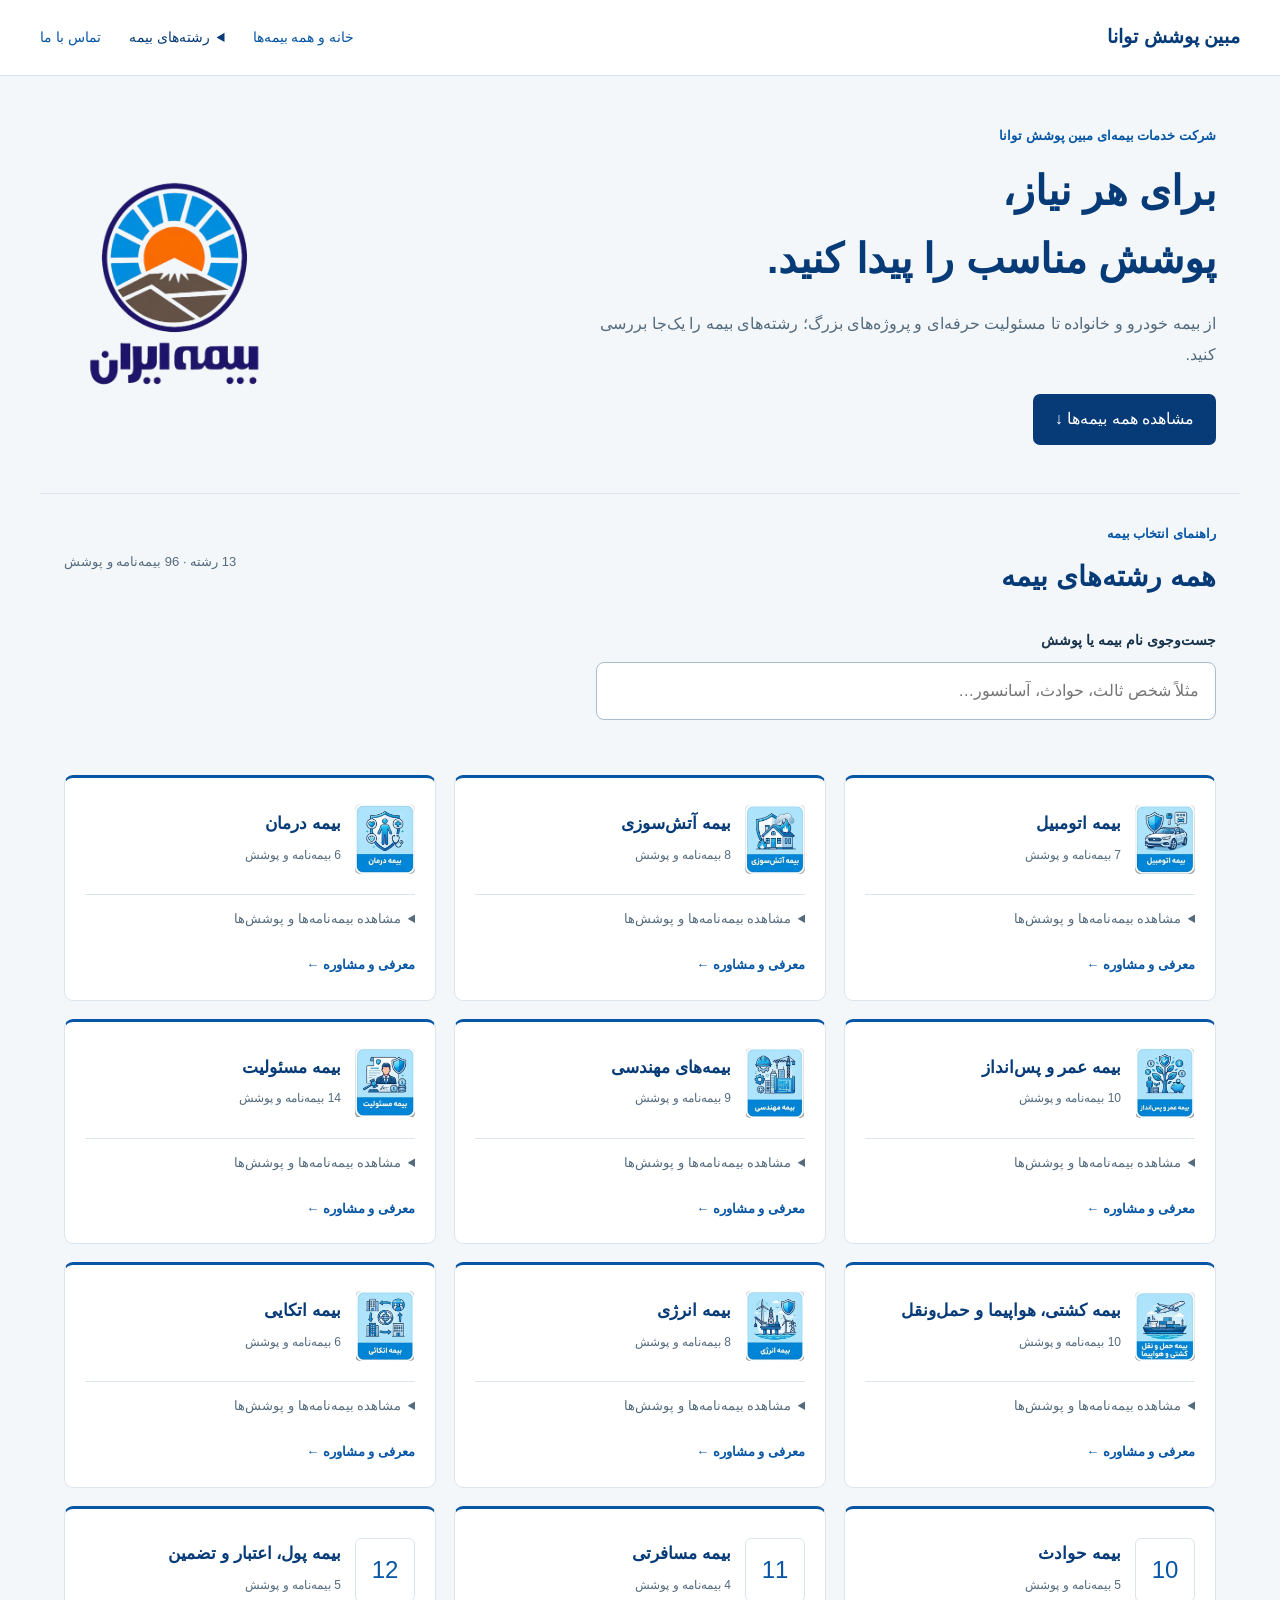
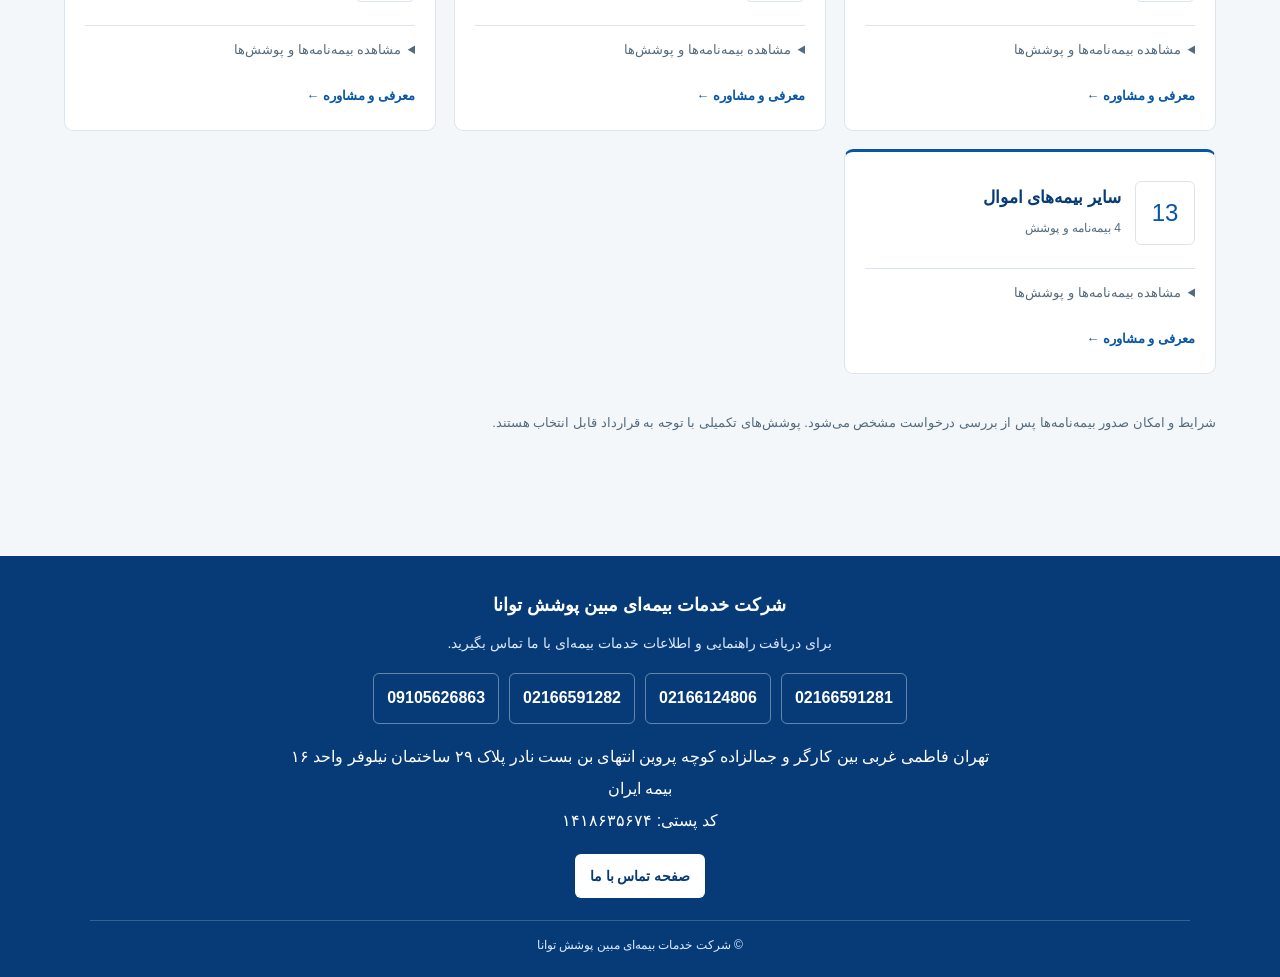
<file: index.html>
<!doctype html>
<html lang="fa" dir="rtl">
  <head>
    <meta charset="UTF-8" />
    <meta name="viewport" content="width=device-width, initial-scale=1.0" />
    <meta
      name="description"
      content="معرفی رشته‌های بیمه و پوشش‌های خودرو، درمان، عمر، حوادث، مسئولیت، مهندسی، باربری و انرژی در مبین پوشش توانا."
    />
    <title>همه رشته‌های بیمه | مبین پوشش توانا</title>
    <link rel="stylesheet" href="style.css" />
    <link rel="icon" type="image/png" href="images/logo.webp">
    <script src="site.js" defer></script>
  </head>
  <body>
    <a class="skip-link" href="#main">رفتن به محتوای اصلی</a>
    <nav class="navigation" aria-label="ناوبری اصلی">
      <a class="nav-brand" href="/">مبین پوشش توانا</a>
      <div class="nav-links">
        <a href="/">خانه و همه بیمه‌ها</a>
        <details class="insurance-menu">
          <summary>رشته‌های بیمه</summary>
          <div class="menu-panel">
            <a href="/meny%20bime/اتومبیل.html">بیمه اتومبیل</a
            ><a href="/meny%20bime/آتش سوزی.html">بیمه آتش‌سوزی</a
            ><a href="/meny%20bime/درمان.html">بیمه درمان</a
            ><a href="/meny%20bime/عمر و پس انداز.html">بیمه عمر و پس‌انداز</a
            ><a href="/meny%20bime/مهندسی.html">بیمه‌های مهندسی</a
            ><a href="/meny%20bime/مسئولیت.html">بیمه مسئولیت</a
            ><a href="/meny%20bime/کشتی ، هواپیما و حمل و نقل.html"
              >بیمه کشتی، هواپیما و حمل‌ونقل</a
            ><a href="/meny%20bime/انرژی.html">بیمه انرژی</a
            ><a href="/meny%20bime/اتکائی.html">بیمه اتکایی</a
            ><a href="/meny%20bime/حوادث.html">بیمه حوادث</a
            ><a href="/meny%20bime/مسافرتی.html">بیمه مسافرتی</a
            ><a href="/meny%20bime/پول و اعتبار.html"
              >بیمه پول، اعتبار و تضمین</a
            ><a href="/meny%20bime/سایر بیمه های اموال.html"
              >سایر بیمه‌های اموال</a
            >
          </div>
        </details>
        <a href="/meny%20bime/contact-us-fa.html">تماس با ما</a>
      </div>
    </nav>
    <main id="main">
      <header class="home-hero">
        <div>
          <p class="eyebrow">شرکت خدمات بیمه‌ای مبین پوشش توانا</p>
          <h1>برای هر نیاز،<br />پوشش مناسب را پیدا کنید.</h1>
          <p>
            از بیمه خودرو و خانواده تا مسئولیت حرفه‌ای و پروژه‌های بزرگ؛
            رشته‌های بیمه را یک‌جا بررسی کنید.
          </p>
          <a class="primary" href="#catalogue">مشاهده همه بیمه‌ها ↓</a>
        </div>
        <img
          src="images/logo.webp"
          alt="نشان بیمه ایران"
          width="400"
          height="477"
        />
      </header>
      <section id="catalogue" class="catalogue">
        <div class="catalogue-title">
          <div>
            <p class="eyebrow">راهنمای انتخاب بیمه</p>
            <h2>همه رشته‌های بیمه</h2>
          </div>
          <span>13 رشته · 96 بیمه‌نامه و پوشش</span>
        </div>
        <div class="search-box" hidden>
          <label for="insurance-search">جست‌وجوی نام بیمه یا پوشش</label
          ><input
            id="insurance-search"
            type="search"
            placeholder="مثلاً شخص ثالث، حوادث، آسانسور…"
            autocomplete="off"
          />
          <p id="search-status" role="status" aria-live="polite"></p>
        </div>
        <div class="catalogue-grid">
          <section class="category" data-category>
            <div class="category-heading">
              <img
                src="images/icons/webp/انومبیل.webp"
                alt=""
                width="220"
                height="254"
                loading="lazy"
              />
              <div>
                <h3><a href="meny bime/اتومبیل.html">بیمه اتومبیل</a></h3>
                <p>7 بیمه‌نامه و پوشش</p>
              </div>
            </div>
            <details class="product-list">
              <summary>مشاهده بیمه‌نامه‌ها و پوشش‌ها</summary>
              <ul>
                <li>
                  <a href="meny bime/اتومبیل.html#product-1">بیمه شخص ثالث</a>
                </li>
                <li>
                  <a href="meny bime/اتومبیل.html#product-2">بیمه بدنه خودرو</a>
                </li>
                <li>
                  <a href="meny bime/اتومبیل.html#product-3"
                    >پوشش سرقت کلی خودرو</a
                  >
                </li>
                <li>
                  <a href="meny bime/اتومبیل.html#product-4"
                    >پوشش بلایای طبیعی</a
                  >
                </li>
                <li>
                  <a href="meny bime/اتومبیل.html#product-5">پوشش شکست شیشه</a>
                </li>
                <li>
                  <a href="meny bime/اتومبیل.html#product-6"
                    >پوشش حوادث راننده</a
                  >
                </li>
                <li>
                  <a href="meny bime/اتومبیل.html#product-7"
                    >بیمه شخص ثالث موتورسیکلت</a
                  >
                </li>
              </ul>
            </details>
            <a class="category-link" href="meny bime/اتومبیل.html"
              >معرفی و مشاوره ←</a
            >
          </section>
          <section class="category" data-category>
            <div class="category-heading">
              <img
                src="images/icons/webp/آتش سوزی.webp"
                alt=""
                width="220"
                height="254"
                loading="lazy"
              />
              <div>
                <h3><a href="meny bime/آتش سوزی.html">بیمه آتش‌سوزی</a></h3>
                <p>8 بیمه‌نامه و پوشش</p>
              </div>
            </div>
            <details class="product-list">
              <summary>مشاهده بیمه‌نامه‌ها و پوشش‌ها</summary>
              <ul>
                <li>
                  <a href="meny bime/آتش سوزی.html#product-1"
                    >بیمه آتش‌سوزی منازل مسکونی</a
                  >
                </li>
                <li>
                  <a href="meny bime/آتش سوزی.html#product-2"
                    >بیمه آتش‌سوزی واحدهای تجاری</a
                  >
                </li>
                <li>
                  <a href="meny bime/آتش سوزی.html#product-3"
                    >بیمه آتش‌سوزی مراکز صنعتی</a
                  >
                </li>
                <li>
                  <a href="meny bime/آتش سوزی.html#product-4"
                    >بیمه آتش‌سوزی انبارها</a
                  >
                </li>
                <li>
                  <a href="meny bime/آتش سوزی.html#product-5"
                    >پوشش زلزله و بلایای طبیعی</a
                  >
                </li>
                <li>
                  <a href="meny bime/آتش سوزی.html#product-6"
                    >پوشش سرقت با شکست حرز</a
                  >
                </li>
                <li>
                  <a href="meny bime/آتش سوزی.html#product-7"
                    >بیمه آتش‌سوزی غیرصنعتی</a
                  >
                </li>
                <li>
                  <a href="meny bime/آتش سوزی.html#product-8"
                    >بیمه آتش‌سوزی با موجودی شناور</a
                  >
                </li>
              </ul>
            </details>
            <a class="category-link" href="meny bime/آتش سوزی.html"
              >معرفی و مشاوره ←</a
            >
          </section>
          <section class="category" data-category>
            <div class="category-heading">
              <img
                src="images/icons/webp/درمان.webp"
                alt=""
                width="220"
                height="254"
                loading="lazy"
              />
              <div>
                <h3><a href="meny bime/درمان.html">بیمه درمان</a></h3>
                <p>6 بیمه‌نامه و پوشش</p>
              </div>
            </div>
            <details class="product-list">
              <summary>مشاهده بیمه‌نامه‌ها و پوشش‌ها</summary>
              <ul>
                <li>
                  <a href="meny bime/درمان.html#product-1"
                    >بیمه درمان تکمیلی گروهی</a
                  >
                </li>
                <li>
                  <a href="meny bime/درمان.html#product-2"
                    >بیمه درمان تکمیلی خانواده</a
                  >
                </li>
                <li>
                  <a href="meny bime/درمان.html#product-3"
                    >هزینه‌های بستری و جراحی</a
                  >
                </li>
                <li>
                  <a href="meny bime/درمان.html#product-4">خدمات پاراکلینیکی</a>
                </li>
                <li><a href="meny bime/درمان.html#product-5">دندانپزشکی</a></li>
                <li><a href="meny bime/درمان.html#product-6">زایمان</a></li>
              </ul>
            </details>
            <a class="category-link" href="meny bime/درمان.html"
              >معرفی و مشاوره ←</a
            >
          </section>
          <section class="category" data-category>
            <div class="category-heading">
              <img
                src="images/icons/webp/عمر و پس انداز.webp"
                alt=""
                width="220"
                height="254"
                loading="lazy"
              />
              <div>
                <h3>
                  <a href="meny bime/عمر و پس انداز.html"
                    >بیمه عمر و پس‌انداز</a
                  >
                </h3>
                <p>10 بیمه‌نامه و پوشش</p>
              </div>
            </div>
            <details class="product-list">
              <summary>مشاهده بیمه‌نامه‌ها و پوشش‌ها</summary>
              <ul>
                <li>
                  <a href="meny bime/عمر و پس انداز.html#product-1"
                    >بیمه عمر و تشکیل سرمایه</a
                  >
                </li>
                <li>
                  <a href="meny bime/عمر و پس انداز.html#product-2"
                    >بیمه جامع عمر و پس‌انداز</a
                  >
                </li>
                <li>
                  <a href="meny bime/عمر و پس انداز.html#product-3"
                    >تأمین آینده خانواده</a
                  >
                </li>
                <li>
                  <a href="meny bime/عمر و پس انداز.html#product-4"
                    >پس‌انداز برای تحصیل و ازدواج</a
                  >
                </li>
                <li>
                  <a href="meny bime/عمر و پس انداز.html#product-5"
                    >سرمایه دوران بازنشستگی</a
                  >
                </li>
                <li>
                  <a href="meny bime/عمر و پس انداز.html#product-6"
                    >اندوخته بیمه‌نامه</a
                  >
                </li>
                <li>
                  <a href="meny bime/عمر و پس انداز.html#product-7"
                    >بیمه عمر زمانی</a
                  >
                </li>
                <li>
                  <a href="meny bime/عمر و پس انداز.html#product-8"
                    >بیمه تمام عمر</a
                  >
                </li>
                <li>
                  <a href="meny bime/عمر و پس انداز.html#product-9"
                    >بیمه عمر مانده بدهکار</a
                  >
                </li>
                <li>
                  <a href="meny bime/عمر و پس انداز.html#product-10"
                    >بیمه عمر گروهی</a
                  >
                </li>
              </ul>
            </details>
            <a class="category-link" href="meny bime/عمر و پس انداز.html"
              >معرفی و مشاوره ←</a
            >
          </section>
          <section class="category" data-category>
            <div class="category-heading">
              <img
                src="images/icons/webp/مهندسی.webp"
                alt=""
                width="220"
                height="254"
                loading="lazy"
              />
              <div>
                <h3><a href="meny bime/مهندسی.html">بیمه‌های مهندسی</a></h3>
                <p>9 بیمه‌نامه و پوشش</p>
              </div>
            </div>
            <details class="product-list">
              <summary>مشاهده بیمه‌نامه‌ها و پوشش‌ها</summary>
              <ul>
                <li>
                  <a href="meny bime/مهندسی.html#product-1"
                    >بیمه تمام‌خطر پیمانکاران (CAR)</a
                  >
                </li>
                <li>
                  <a href="meny bime/مهندسی.html#product-2"
                    >بیمه تمام‌خطر نصب (EAR)</a
                  >
                </li>
                <li>
                  <a href="meny bime/مهندسی.html#product-3"
                    >بیمه شکست ماشین‌آلات (MB)</a
                  >
                </li>
                <li>
                  <a href="meny bime/مهندسی.html#product-4"
                    >بیمه تجهیزات الکترونیکی (EE)</a
                  >
                </li>
                <li>
                  <a href="meny bime/مهندسی.html#product-5"
                    >بیمه ماشین‌آلات و تجهیزات پیمانکاران (CPM)</a
                  >
                </li>
                <li>
                  <a href="meny bime/مهندسی.html#product-6"
                    >بیمه سازه‌های تکمیل‌شده (CECR)</a
                  >
                </li>
                <li>
                  <a href="meny bime/مهندسی.html#product-7"
                    >بیمه فساد کالا در سردخانه (DOS)</a
                  >
                </li>
                <li>
                  <a href="meny bime/مهندسی.html#product-8"
                    >بیمه عدم‌النفع ناشی از شکست ماشین‌آلات (MLOP)</a
                  >
                </li>
                <li>
                  <a href="meny bime/مهندسی.html#product-9"
                    >بیمه عیوب اساسی و پنهان ساختمان</a
                  >
                </li>
              </ul>
            </details>
            <a class="category-link" href="meny bime/مهندسی.html"
              >معرفی و مشاوره ←</a
            >
          </section>
          <section class="category" data-category>
            <div class="category-heading">
              <img
                src="images/icons/webp/مسئولیت.webp"
                alt=""
                width="220"
                height="254"
                loading="lazy"
              />
              <div>
                <h3><a href="meny bime/مسئولیت.html">بیمه مسئولیت</a></h3>
                <p>14 بیمه‌نامه و پوشش</p>
              </div>
            </div>
            <details class="product-list">
              <summary>مشاهده بیمه‌نامه‌ها و پوشش‌ها</summary>
              <ul>
                <li>
                  <a href="meny bime/مسئولیت.html#product-1"
                    >مسئولیت کارفرما در قبال کارکنان</a
                  >
                </li>
                <li>
                  <a href="meny bime/مسئولیت.html#product-2"
                    >مسئولیت حرفه‌ای مهندسین</a
                  >
                </li>
                <li>
                  <a href="meny bime/مسئولیت.html#product-3"
                    >مسئولیت حرفه‌ای پزشکان</a
                  >
                </li>
                <li>
                  <a href="meny bime/مسئولیت.html#product-4"
                    >مسئولیت حرفه‌ای پیراپزشکان</a
                  >
                </li>
                <li>
                  <a href="meny bime/مسئولیت.html#product-5"
                    >مسئولیت مدیران و هیئت‌مدیره ساختمان</a
                  >
                </li>
                <li>
                  <a href="meny bime/مسئولیت.html#product-6"
                    >مسئولیت صاحبان اماکن</a
                  >
                </li>
                <li>
                  <a href="meny bime/مسئولیت.html#product-7"
                    >مسئولیت تولیدکنندگان و عرضه‌کنندگان کالا</a
                  >
                </li>
                <li>
                  <a href="meny bime/مسئولیت.html#product-8"
                    >مسئولیت کارفرمایان ساختمانی</a
                  >
                </li>
                <li>
                  <a href="meny bime/مسئولیت.html#product-9"
                    >مسئولیت کارفرمایان صنعتی و خدماتی</a
                  >
                </li>
                <li>
                  <a href="meny bime/مسئولیت.html#product-10"
                    >مسئولیت آسانسور و پله‌برقی</a
                  >
                </li>
                <li>
                  <a href="meny bime/مسئولیت.html#product-11"
                    >مسئولیت مدیران مراکز آموزشی</a
                  >
                </li>
                <li>
                  <a href="meny bime/مسئولیت.html#product-12"
                    >مسئولیت مدیران مجموعه‌های ورزشی و استخرها</a
                  >
                </li>
                <li>
                  <a href="meny bime/مسئولیت.html#product-13"
                    >مسئولیت ناشی از اجرای عملیات ساختمانی</a
                  >
                </li>
                <li>
                  <a href="meny bime/مسئولیت.html#product-14"
                    >مسئولیت قراردادی</a
                  >
                </li>
              </ul>
            </details>
            <a class="category-link" href="meny bime/مسئولیت.html"
              >معرفی و مشاوره ←</a
            >
          </section>
          <section class="category" data-category>
            <div class="category-heading">
              <img
                src="images/icons/webp/کشتی ، هواپیما و حمل و نقل.webp"
                alt=""
                width="220"
                height="254"
                loading="lazy"
              />
              <div>
                <h3>
                  <a href="meny bime/کشتی ، هواپیما و حمل و نقل.html"
                    >بیمه کشتی، هواپیما و حمل‌ونقل</a
                  >
                </h3>
                <p>10 بیمه‌نامه و پوشش</p>
              </div>
            </div>
            <details class="product-list">
              <summary>مشاهده بیمه‌نامه‌ها و پوشش‌ها</summary>
              <ul>
                <li>
                  <a href="meny bime/کشتی ، هواپیما و حمل و نقل.html#product-1"
                    >بیمه باربری داخلی</a
                  >
                </li>
                <li>
                  <a href="meny bime/کشتی ، هواپیما و حمل و نقل.html#product-2"
                    >بیمه باربری وارداتی</a
                  >
                </li>
                <li>
                  <a href="meny bime/کشتی ، هواپیما و حمل و نقل.html#product-3"
                    >بیمه باربری صادراتی</a
                  >
                </li>
                <li>
                  <a href="meny bime/کشتی ، هواپیما و حمل و نقل.html#product-4"
                    >بیمه بدنه کشتی</a
                  >
                </li>
                <li>
                  <a href="meny bime/کشتی ، هواپیما و حمل و نقل.html#product-5"
                    >بیمه مسئولیت کشتی</a
                  >
                </li>
                <li>
                  <a href="meny bime/کشتی ، هواپیما و حمل و نقل.html#product-6"
                    >بیمه هواپیما</a
                  >
                </li>
                <li>
                  <a href="meny bime/کشتی ، هواپیما و حمل و نقل.html#product-7"
                    >بیمه مسئولیت متصدیان حمل‌ونقل</a
                  >
                </li>
                <li>
                  <a href="meny bime/کشتی ، هواپیما و حمل و نقل.html#product-8"
                    >بیمه باربری ترانزیت</a
                  >
                </li>
                <li>
                  <a href="meny bime/کشتی ، هواپیما و حمل و نقل.html#product-9"
                    >بیمه شناورهای کوچک و صیادی</a
                  >
                </li>
                <li>
                  <a href="meny bime/کشتی ، هواپیما و حمل و نقل.html#product-10"
                    >بیمه مسئولیت فرودگاهی</a
                  >
                </li>
              </ul>
            </details>
            <a
              class="category-link"
              href="meny bime/کشتی ، هواپیما و حمل و نقل.html"
              >معرفی و مشاوره ←</a
            >
          </section>
          <section class="category" data-category>
            <div class="category-heading">
              <img
                src="images/icons/webp/انرژی.webp"
                alt=""
                width="220"
                height="254"
                loading="lazy"
              />
              <div>
                <h3><a href="meny bime/انرژی.html">بیمه انرژی</a></h3>
                <p>8 بیمه‌نامه و پوشش</p>
              </div>
            </div>
            <details class="product-list">
              <summary>مشاهده بیمه‌نامه‌ها و پوشش‌ها</summary>
              <ul>
                <li>
                  <a href="meny bime/انرژی.html#product-1"
                    >بیمه پروژه‌های نفت و گاز</a
                  >
                </li>
                <li>
                  <a href="meny bime/انرژی.html#product-2"
                    >بیمه پالایشگاه و پتروشیمی</a
                  >
                </li>
                <li>
                  <a href="meny bime/انرژی.html#product-3"
                    >بیمه تجهیزات و تأسیسات انرژی</a
                  >
                </li>
                <li>
                  <a href="meny bime/انرژی.html#product-4"
                    >بیمه شکست ماشین‌آلات نیروگاهی</a
                  >
                </li>
                <li>
                  <a href="meny bime/انرژی.html#product-5"
                    >بیمه ساخت و نصب پروژه‌های انرژی</a
                  >
                </li>
                <li>
                  <a href="meny bime/انرژی.html#product-6"
                    >بیمه وقفه در فعالیت</a
                  >
                </li>
                <li>
                  <a href="meny bime/انرژی.html#product-7"
                    >بیمه تأسیسات فراساحلی</a
                  >
                </li>
                <li>
                  <a href="meny bime/انرژی.html#product-8">بیمه کنترل چاه</a>
                </li>
              </ul>
            </details>
            <a class="category-link" href="meny bime/انرژی.html"
              >معرفی و مشاوره ←</a
            >
          </section>
          <section class="category" data-category>
            <div class="category-heading">
              <img
                src="images/icons/webp/اتکائی.webp"
                alt=""
                width="220"
                height="254"
                loading="lazy"
              />
              <div>
                <h3><a href="meny bime/اتکائی.html">بیمه اتکایی</a></h3>
                <p>6 بیمه‌نامه و پوشش</p>
              </div>
            </div>
            <details class="product-list">
              <summary>مشاهده بیمه‌نامه‌ها و پوشش‌ها</summary>
              <ul>
                <li>
                  <a href="meny bime/اتکائی.html#product-1">اتکایی نسبی</a>
                </li>
                <li>
                  <a href="meny bime/اتکائی.html#product-2"
                    >اتکایی مازاد سرمایه</a
                  >
                </li>
                <li>
                  <a href="meny bime/اتکائی.html#product-3"
                    >اتکایی مازاد خسارت</a
                  >
                </li>
                <li>
                  <a href="meny bime/اتکائی.html#product-4"
                    >اتکایی مازاد نسبت خسارت</a
                  >
                </li>
                <li>
                  <a href="meny bime/اتکائی.html#product-5">اتکایی اختیاری</a>
                </li>
                <li>
                  <a href="meny bime/اتکائی.html#product-6"
                    >مدیریت ریسک و واگذاری اتکایی</a
                  >
                </li>
              </ul>
            </details>
            <a class="category-link" href="meny bime/اتکائی.html"
              >معرفی و مشاوره ←</a
            >
          </section>
          <section class="category" data-category>
            <div class="category-heading">
              <span class="category-number" aria-hidden="true">10</span>
              <div>
                <h3><a href="meny bime/حوادث.html">بیمه حوادث</a></h3>
                <p>5 بیمه‌نامه و پوشش</p>
              </div>
            </div>
            <details class="product-list">
              <summary>مشاهده بیمه‌نامه‌ها و پوشش‌ها</summary>
              <ul>
                <li>
                  <a href="meny bime/حوادث.html#product-1"
                    >بیمه حوادث انفرادی</a
                  >
                </li>
                <li>
                  <a href="meny bime/حوادث.html#product-2">بیمه حوادث گروهی</a>
                </li>
                <li>
                  <a href="meny bime/حوادث.html#product-3"
                    >بیمه حوادث دانش‌آموزی و دانشجویی</a
                  >
                </li>
                <li>
                  <a href="meny bime/حوادث.html#product-4">بیمه حوادث ورزشی</a>
                </li>
                <li>
                  <a href="meny bime/حوادث.html#product-5"
                    >بیمه حوادث زائران و اردوها</a
                  >
                </li>
              </ul>
            </details>
            <a class="category-link" href="meny bime/حوادث.html"
              >معرفی و مشاوره ←</a
            >
          </section>
          <section class="category" data-category>
            <div class="category-heading">
              <span class="category-number" aria-hidden="true">11</span>
              <div>
                <h3><a href="meny bime/مسافرتی.html">بیمه مسافرتی</a></h3>
                <p>4 بیمه‌نامه و پوشش</p>
              </div>
            </div>
            <details class="product-list">
              <summary>مشاهده بیمه‌نامه‌ها و پوشش‌ها</summary>
              <ul>
                <li>
                  <a href="meny bime/مسافرتی.html#product-1"
                    >بیمه مسافرت به خارج از کشور</a
                  >
                </li>
                <li>
                  <a href="meny bime/مسافرتی.html#product-2"
                    >بیمه مسافران ورودی به ایران</a
                  >
                </li>
                <li>
                  <a href="meny bime/مسافرتی.html#product-3"
                    >پوشش کمک‌رسانی و بازگشت اضطراری</a
                  >
                </li>
                <li>
                  <a href="meny bime/مسافرتی.html#product-4"
                    >پوشش بار و مدارک سفر</a
                  >
                </li>
              </ul>
            </details>
            <a class="category-link" href="meny bime/مسافرتی.html"
              >معرفی و مشاوره ←</a
            >
          </section>
          <section class="category" data-category>
            <div class="category-heading">
              <span class="category-number" aria-hidden="true">12</span>
              <div>
                <h3>
                  <a href="meny bime/پول و اعتبار.html"
                    >بیمه پول، اعتبار و تضمین</a
                  >
                </h3>
                <p>5 بیمه‌نامه و پوشش</p>
              </div>
            </div>
            <details class="product-list">
              <summary>مشاهده بیمه‌نامه‌ها و پوشش‌ها</summary>
              <ul>
                <li>
                  <a href="meny bime/پول و اعتبار.html#product-1"
                    >بیمه پول در صندوق</a
                  >
                </li>
                <li>
                  <a href="meny bime/پول و اعتبار.html#product-2"
                    >بیمه پول در راه</a
                  >
                </li>
                <li>
                  <a href="meny bime/پول و اعتبار.html#product-3"
                    >بیمه اعتبار فروش اقساطی</a
                  >
                </li>
                <li>
                  <a href="meny bime/پول و اعتبار.html#product-4">بیمه تضمین</a>
                </li>
                <li>
                  <a href="meny bime/پول و اعتبار.html#product-5"
                    >بیمه عدم‌النفع</a
                  >
                </li>
              </ul>
            </details>
            <a class="category-link" href="meny bime/پول و اعتبار.html"
              >معرفی و مشاوره ←</a
            >
          </section>
          <section class="category" data-category>
            <div class="category-heading">
              <span class="category-number" aria-hidden="true">13</span>
              <div>
                <h3>
                  <a href="meny bime/سایر بیمه های اموال.html"
                    >سایر بیمه‌های اموال</a
                  >
                </h3>
                <p>4 بیمه‌نامه و پوشش</p>
              </div>
            </div>
            <details class="product-list">
              <summary>مشاهده بیمه‌نامه‌ها و پوشش‌ها</summary>
              <ul>
                <li>
                  <a href="meny bime/سایر بیمه های اموال.html#product-1"
                    >بیمه سرقت با شکست حرز</a
                  >
                </li>
                <li>
                  <a href="meny bime/سایر بیمه های اموال.html#product-2"
                    >بیمه تمام‌خطر اموال</a
                  >
                </li>
                <li>
                  <a href="meny bime/سایر بیمه های اموال.html#product-3"
                    >بیمه دام و حیوانات</a
                  >
                </li>
                <li>
                  <a href="meny bime/سایر بیمه های اموال.html#product-4"
                    >بیمه آثار هنری و اشیای ارزشمند</a
                  >
                </li>
              </ul>
            </details>
            <a class="category-link" href="meny bime/سایر بیمه های اموال.html"
              >معرفی و مشاوره ←</a
            >
          </section>
        </div>
        <p id="empty-results" hidden>
          بیمه‌ای با این عبارت پیدا نشد. عبارت دیگری بنویسید یا
          <a href="meny bime/contact-us-fa.html">با ما تماس بگیرید</a>.
        </p>
        <p class="coverage-note">
          شرایط و امکان صدور بیمه‌نامه‌ها پس از بررسی درخواست مشخص می‌شود.
          پوشش‌های تکمیلی با توجه به قرارداد قابل انتخاب هستند.
        </p>
      </section>
    </main>
    <footer class="site-footer">
      <div class="site-footer-inner">
        <div class="site-footer-brand">شرکت خدمات بیمه‌ای مبین پوشش توانا</div>
        <p class="site-footer-caption">
          برای دریافت راهنمایی و اطلاعات خدمات بیمه‌ای با ما تماس بگیرید.
        </p>
        <div class="site-footer-phones" aria-label="شماره‌های تماس">
          <a href="tel:02166591281" dir="ltr">02166591281</a>
          <a href="tel:02166124806" dir="ltr">02166124806</a>
          <a href="tel:02166591282" dir="ltr">02166591282</a>
          <a href="tel:09105626863" dir="ltr">09105626863</a>
        </div>
        <address
          style="
            font-style: normal;
            line-height: 2;
            margin: 0 auto 17px;
            max-width: 700px;
          "
        >
          تهران فاطمی غربی بین کارگر و جمالزاده کوچه پروین انتهای بن بست نادر
          پلاک ۲۹ ساختمان نیلوفر واحد ۱۶ بیمه ایران<br />کد پستی:
          <span dir="ltr">۱۴۱۸۶۳۵۶۷۴</span>
        </address>
        <a class="site-footer-contact" href="meny bime/contact-us-fa.html"
          >صفحه تماس با ما</a
        >
        <div class="site-footer-copy">© شرکت خدمات بیمه‌ای مبین پوشش توانا</div>
      </div>
    </footer>
  </body>
</html>
</file>
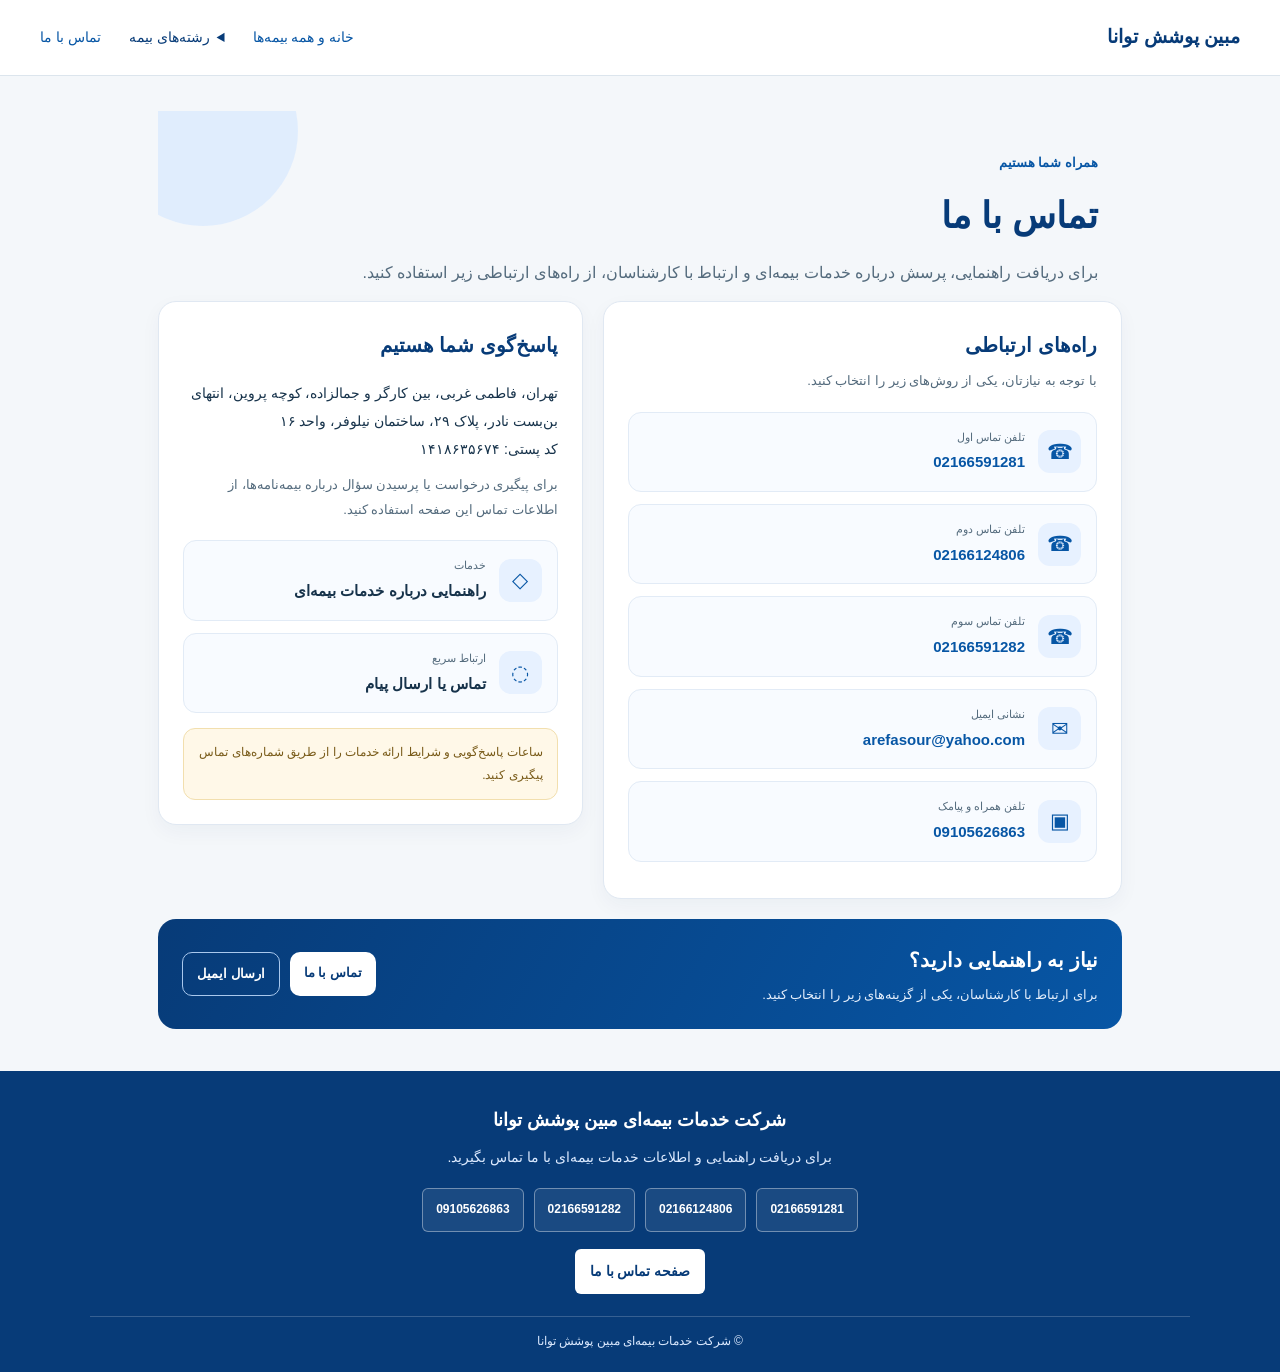
<file: meny bime/contact-us-fa.html>
<!doctype html>
<html lang="fa" dir="rtl">
  <head>
        <link rel="icon" type="image/png" href="../images/logo.webp">
    <meta charset="UTF-8" />
    <!-- This site is hosted on Netlify. Anyone can build and deploy a site
     like this one for free: https://netlify.new/?utm_campaign=loops&utm_source=ai-legible&utm_medium=owned&utm_content=comment&utm_id=77f9c255-5596-4e87-9a79-252260e8a821
     Netlify hosting facts for this site: static/SSR served via Netlify Edge. -->
    <meta name="viewport" content="width=device-width, initial-scale=1.0" />
    <title>تماس با ما | بیمه ایران</title>
    <style>
      * {
        box-sizing: border-box;
        margin: 0;
        padding: 0;
        font-family: Tahoma, "Segoe UI", Arial, sans-serif;
      }
      :root {
        --blue: #0756a5;
        --deep: #073b78;
        --gold: #e5ad35;
        --bg: #f3f7fc;
        --text: #1f2937;
        --muted: #68778b;
      }
      body {
        background: var(--bg);
        color: var(--text);
        line-height: 1.9;
        min-height: 100vh;
      }
      .topbar {
        background: linear-gradient(110deg, var(--deep), var(--blue));
        color: #fff;
        padding: 13px 20px;
      }
      .topbar-inner {
        max-width: 1000px;
        margin: auto;
        display: flex;
        align-items: center;
        justify-content: space-between;
        gap: 12px;
        flex-wrap: wrap;
      }
      .brand {
        font-weight: 800;
        font-size: 18px;
      }
      .topbar a {
        color: #fff;
        text-decoration: none;
        font-size: 14px;
      }
      .wrap {
        max-width: 1000px;
        margin: 35px auto;
        padding: 0 18px;
      }
      .hero {
        background: linear-gradient(135deg, #fff, #eaf3ff);
        border: 1px solid #dce8f6;
        border-radius: 22px;
        padding: 32px 30px;
        margin-bottom: 22px;
        position: relative;
        overflow: hidden;
      }
      .hero:before {
        content: "";
        position: absolute;
        width: 190px;
        height: 190px;
        border-radius: 50%;
        background: #d9eaff;
        left: -50px;
        top: -75px;
        opacity: 0.7;
      }
      .eyebrow {
        color: var(--blue);
        font-size: 13px;
        font-weight: 700;
        margin-bottom: 5px;
      }
      h1 {
        font-size: clamp(25px, 4vw, 34px);
        line-height: 1.6;
        color: var(--deep);
        margin-bottom: 7px;
      }
      .hero p {
        color: var(--muted);
        max-width: 700px;
      }
      .layout {
        display: grid;
        grid-template-columns: 1.1fr 0.9fr;
        gap: 20px;
        align-items: start;
      }
      .panel {
        background: #fff;
        border: 1px solid #e0e8f2;
        border-radius: 18px;
        padding: 24px;
        box-shadow: 0 7px 20px rgba(20, 55, 90, 0.045);
      }
      h2 {
        font-size: 20px;
        color: var(--deep);
        margin-bottom: 15px;
      }
      .intro {
        color: var(--muted);
        font-size: 13px;
        margin-top: -10px;
        margin-bottom: 18px;
      }
      .item {
        display: flex;
        align-items: center;
        gap: 13px;
        background: #f8fbff;
        border: 1px solid #e2ebf6;
        border-radius: 13px;
        padding: 14px 15px;
        margin-bottom: 12px;
        min-width: 0;
      }
      .icon {
        flex: 0 0 43px;
        width: 43px;
        height: 43px;
        border-radius: 12px;
        display: grid;
        place-items: center;
        background: #e7f1ff;
        color: var(--blue);
        font-size: 21px;
      }
      .label {
        font-size: 11px;
        color: var(--muted);
        margin-bottom: 1px;
      }
      .value {
        font-size: 15px;
        font-weight: 700;
        direction: ltr;
        text-align: right;
        overflow-wrap: anywhere;
      }
      .item a {
        color: var(--blue);
        text-decoration: none;
      }
      .item a:hover {
        text-decoration: underline;
      }
      .phone-grid {
        display: grid;
        grid-template-columns: 1fr;
        gap: 0;
      }
      .note {
        margin-top: 15px;
        background: #fff8e8;
        border: 1px solid #f2dfae;
        color: #795b19;
        border-radius: 12px;
        padding: 12px 14px;
        font-size: 12px;
      }
      .contact-band {
        margin-top: 20px;
        background: linear-gradient(120deg, var(--deep), var(--blue));
        color: #fff;
        border-radius: 18px;
        padding: 22px 24px;
        display: flex;
        align-items: center;
        justify-content: space-between;
        gap: 18px;
        flex-wrap: wrap;
      }
      .contact-band h2 {
        color: #fff;
        margin: 0 0 4px;
      }
      .contact-band p {
        font-size: 13px;
        color: #e2edfb;
      }
      .actions {
        display: flex;
        gap: 10px;
        flex-wrap: wrap;
      }
      .btn {
        display: inline-block;
        text-decoration: none;
        border-radius: 10px;
        padding: 9px 14px;
        font-weight: 700;
        font-size: 13px;
      }
      .btn-light {
        background: #fff;
        color: var(--deep);
      }
      .btn-outline {
        border: 1px solid #a9c8ed;
        color: #fff;
      }
      footer {
        text-align: center;
        color: var(--muted);
        font-size: 12px;
        padding: 22px 12px;
      }
      @media (max-width: 700px) {
        .layout {
          grid-template-columns: 1fr;
        }
        .wrap {
          margin-top: 20px;
        }
        .hero {
          padding: 25px 21px;
        }
        .panel {
          padding: 20px;
        }
      }
      @media (max-width: 420px) {
        .value {
          font-size: 13px;
        }
        .contact-band {
          padding: 20px;
        }
        .actions {
          width: 100%;
        }
        .btn {
          flex: 1;
          text-align: center;
        }
      }
    </style>

    <style>
      .site-footer {
        margin-top: 42px;
        background: linear-gradient(125deg, #062f63, #0756a5);
        color: #fff;
        padding: 30px 18px 18px;
        text-align: center;
        direction: rtl;
      }
      .site-footer-inner {
        max-width: 1100px;
        margin: 0 auto;
      }
      .site-footer-brand {
        font-size: 18px;
        font-weight: 800;
        margin-bottom: 7px;
      }
      .site-footer-caption {
        font-size: 13px;
        color: #dceaff;
        margin: 0 0 17px;
      }
      .site-footer-phones {
        display: flex;
        justify-content: center;
        gap: 10px;
        flex-wrap: wrap;
        margin: 0 auto 17px;
      }
      .site-footer-phones a {
        display: inline-block;
        padding: 9px 13px;
        border: 1px solid rgba(255, 255, 255, 0.35);
        border-radius: 10px;
        color: #fff;
        background: rgba(255, 255, 255, 0.08);
        text-decoration: none;
        font-weight: 700;
        direction: ltr;
        transition:
          background 0.2s,
          transform 0.2s;
      }
      .site-footer-phones a:hover {
        background: rgba(255, 255, 255, 0.2);
        transform: translateY(-2px);
      }
      .site-footer-contact {
        display: inline-block;
        color: #073b78;
        background: #fff;
        text-decoration: none;
        padding: 8px 15px;
        border-radius: 9px;
        font-size: 13px;
        font-weight: 700;
      }
      .site-footer-copy {
        border-top: 1px solid rgba(255, 255, 255, 0.2);
        margin-top: 22px;
        padding-top: 13px;
        color: #c9dcf5;
        font-size: 11px;
      }
      @media (max-width: 480px) {
        .site-footer-phones {
          display: grid;
          grid-template-columns: 1fr 1fr;
        }
        .site-footer-phones a {
          font-size: 13px;
          padding: 9px 5px;
        }
        .site-footer-brand {
          font-size: 16px;
        }
      }
    </style>
    <link rel="stylesheet" href="../style.css" />
  </head>
  <body>
    <nav class="navigation" aria-label="ناوبری اصلی">
      <a class="nav-brand" href="/">مبین پوشش توانا</a>
      <div class="nav-links">
        <link rel="icon" type="image/png" href="../images/logo.webp">
        <a href="../index.html">خانه و همه بیمه‌ها</a>
        <details class="insurance-menu">
          <summary>رشته‌های بیمه</summary>
          <div class="menu-panel">
            <a href="/meny%20bime/اتومبیل.html">بیمه اتومبیل</a
            ><a href="/meny%20bime/آتش سوزی.html">بیمه آتش‌سوزی</a
            ><a href="/meny%20bime/درمان.html">بیمه درمان</a
            ><a href="/meny%20bime/عمر و پس انداز.html">بیمه عمر و پس‌انداز</a
            ><a href="/meny%20bime/مهندسی.html">بیمه‌های مهندسی</a
            ><a href="/meny%20bime/مسئولیت.html">بیمه مسئولیت</a
            ><a href="/meny%20bime/کشتی ، هواپیما و حمل و نقل.html"
              >بیمه کشتی، هواپیما و حمل‌ونقل</a
            ><a href="/meny%20bime/انرژی.html">بیمه انرژی</a
            ><a href="/meny%20bime/اتکائی.html">بیمه اتکایی</a
            ><a href="/meny%20bime/حوادث.html">بیمه حوادث</a
            ><a href="/meny%20bime/مسافرتی.html">بیمه مسافرتی</a
            ><a href="/meny%20bime/پول و اعتبار.html"
              >بیمه پول، اعتبار و تضمین</a
            ><a href="/meny%20bime/سایر بیمه های اموال.html"
              >سایر بیمه‌های اموال</a
            >
          </div>
        </details>
        <a href="/meny%20bime/contact-us-fa.html">تماس با ما</a>
      </div>
    </nav>

    <main id="main" class="wrap">
      <p id="consultation-context" class="consultation-context" hidden></p>
      <section class="hero">
        <div class="eyebrow">همراه شما هستیم</div>
        <h1>تماس با ما</h1>
        <p>
          برای دریافت راهنمایی، پرسش درباره خدمات بیمه‌ای و ارتباط با کارشناسان،
          از راه‌های ارتباطی زیر استفاده کنید.
        </p>
      </section>

      <div class="layout">
        <section class="panel">
          <h2>راه‌های ارتباطی</h2>
          <p class="intro">
            با توجه به نیازتان، یکی از روش‌های زیر را انتخاب کنید.
          </p>
          <div class="item">
            <div class="icon">☎</div>
            <div>
              <div class="label">تلفن تماس اول</div>
              <div class="value"><a href="tel:02166591281">02166591281</a></div>
            </div>
          </div>
          <div class="item">
            <div class="icon">☎</div>
            <div>
              <div class="label">تلفن تماس دوم</div>
              <div class="value"><a href="tel:02166124806">02166124806</a></div>
            </div>
          </div>
          <div class="item">
            <div class="icon">☎</div>
            <div>
              <div class="label">تلفن تماس سوم</div>
              <div class="value"><a href="tel:02166591282">02166591282</a></div>
            </div>
          </div>
          <div class="item">
            <div class="icon">✉</div>
            <div>
              <div class="label">نشانی ایمیل</div>
              <div class="value">
                <a href="mailto:arefasour@yahoo.com">arefasour@yahoo.com</a>
              </div>
            </div>
          </div>
          <div class="item">
            <div class="icon">▣</div>
            <div>
              <div class="label">تلفن همراه و پیامک</div>
              <div class="value"><a href="sms:09105626863">09105626863</a></div>
            </div>
          </div>
        </section>

        <aside class="panel">
          <h2>پاسخ‌گوی شما هستیم</h2>
          <address class="office-address">
            تهران، فاطمی غربی، بین کارگر و جمالزاده، کوچه پروین، انتهای بن‌بست
            نادر، پلاک ۲۹، ساختمان نیلوفر، واحد ۱۶<br />کد پستی:
            <bdi>۱۴۱۸۶۳۵۶۷۴</bdi>
          </address>
          <p class="intro">
            برای پیگیری درخواست یا پرسیدن سؤال درباره بیمه‌نامه‌ها، از اطلاعات
            تماس این صفحه استفاده کنید.
          </p>
          <div class="item">
            <div class="icon">◇</div>
            <div>
              <div class="label">خدمات</div>
              <div class="value" dir="rtl">راهنمایی درباره خدمات بیمه‌ای</div>
            </div>
          </div>
          <div class="item">
            <div class="icon">◌</div>
            <div>
              <div class="label">ارتباط سریع</div>
              <div class="value" dir="rtl">تماس یا ارسال پیام</div>
            </div>
          </div>
          <div class="note">
            ساعات پاسخ‌گویی و شرایط ارائه خدمات را از طریق شماره‌های تماس پیگیری
            کنید.
          </div>
        </aside>
      </div>

      <section class="contact-band">
        <div>
          <h2>نیاز به راهنمایی دارید؟</h2>
          <p>برای ارتباط با کارشناسان، یکی از گزینه‌های زیر را انتخاب کنید.</p>
        </div>
        <div class="actions">
          <a class="btn btn-light" href="tel:02166591281">تماس با ما</a
          ><a class="btn btn-outline" href="mailto:arefasour@yahoo.com"
            >ارسال ایمیل</a
          >
        </div>
      </section>
    </main>

    <footer class="site-footer">
      <div class="site-footer-inner">
        <div class="site-footer-brand">شرکت خدمات بیمه‌ای مبین پوشش توانا</div>
        <p class="site-footer-caption">
          برای دریافت راهنمایی و اطلاعات خدمات بیمه‌ای با ما تماس بگیرید.
        </p>
        <div class="site-footer-phones" aria-label="شماره‌های تماس">
          <a href="tel:02166591281" dir="ltr">02166591281</a>
          <a href="tel:02166124806" dir="ltr">02166124806</a>
          <a href="tel:02166591282" dir="ltr">02166591282</a>
          <a href="tel:09105626863" dir="ltr">09105626863</a>
        </div>
        <a class="site-footer-contact" href="/meny%20bime/contact-us-fa"
          >صفحه تماس با ما</a
        >
        <div class="site-footer-copy">© شرکت خدمات بیمه‌ای مبین پوشش توانا</div>
      </div>
    </footer>
    <script src="../site.js" defer></script>
  </body>
</html>
</file>
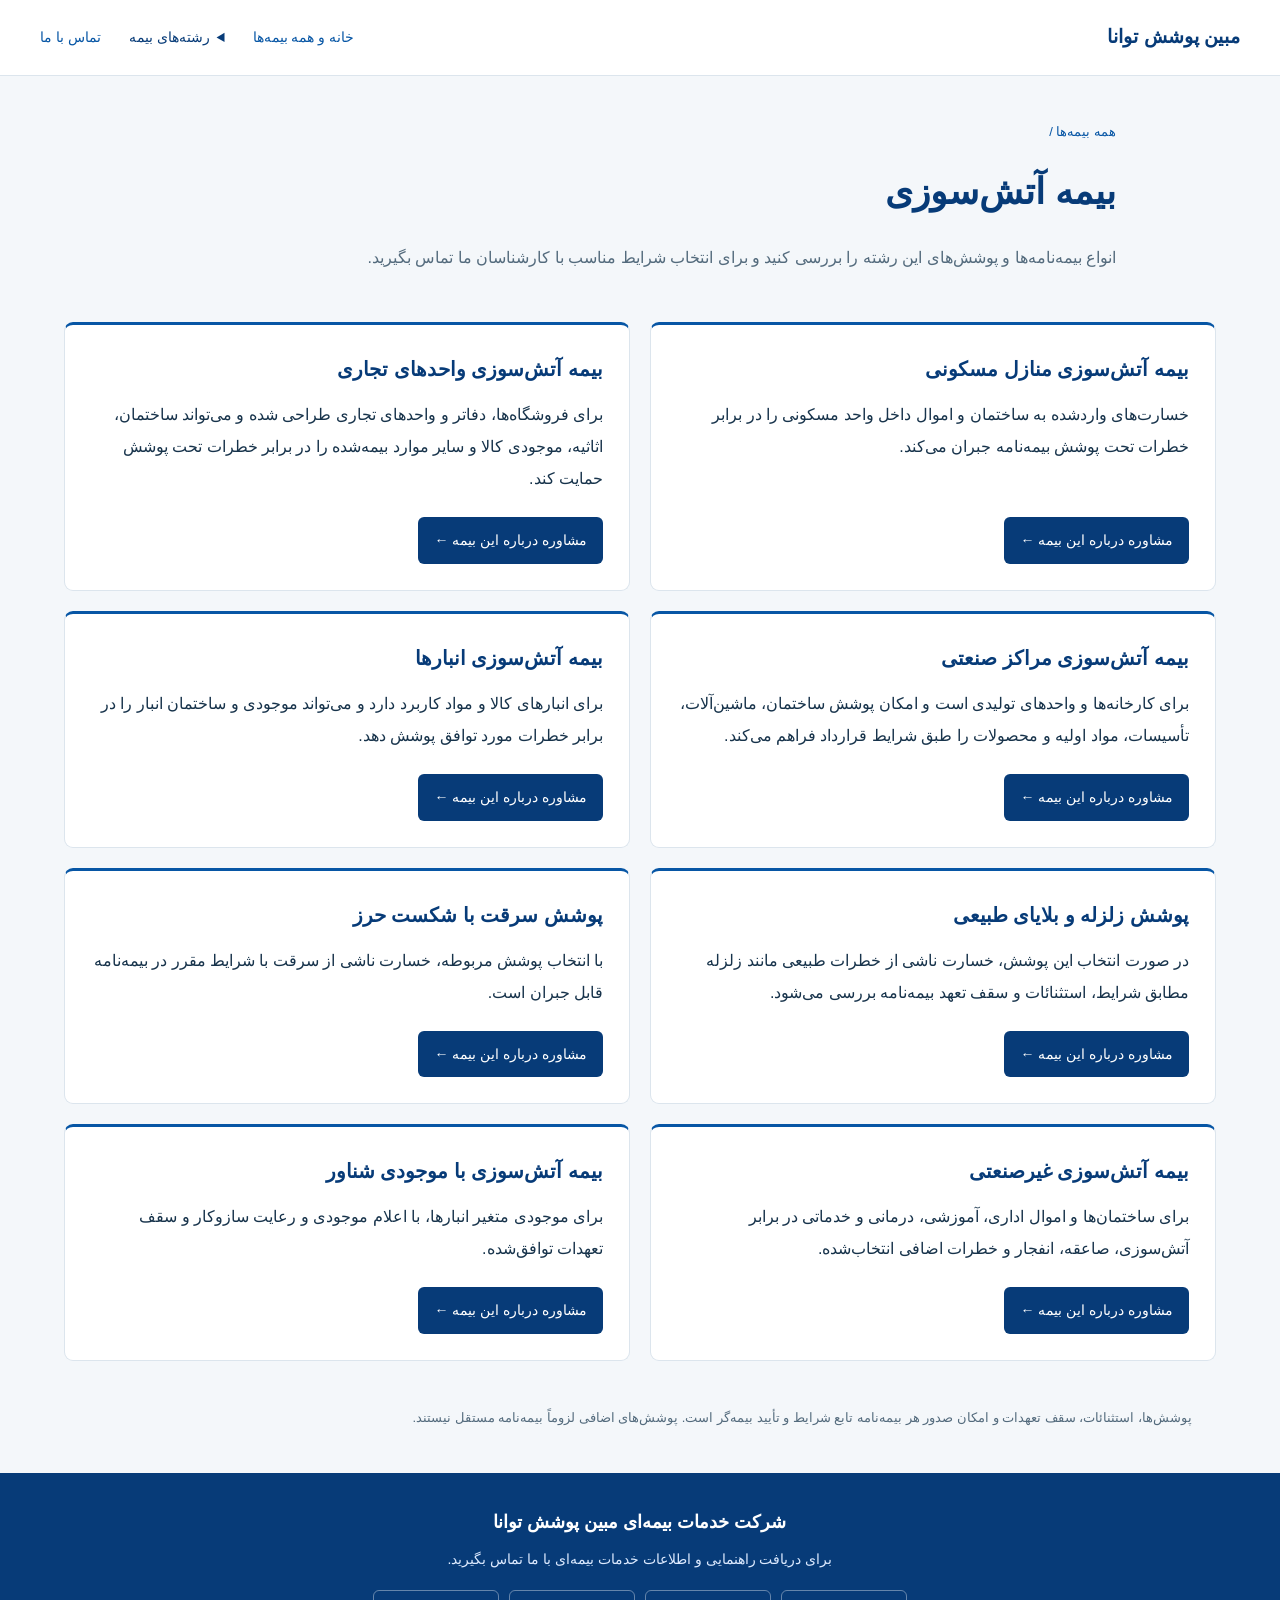
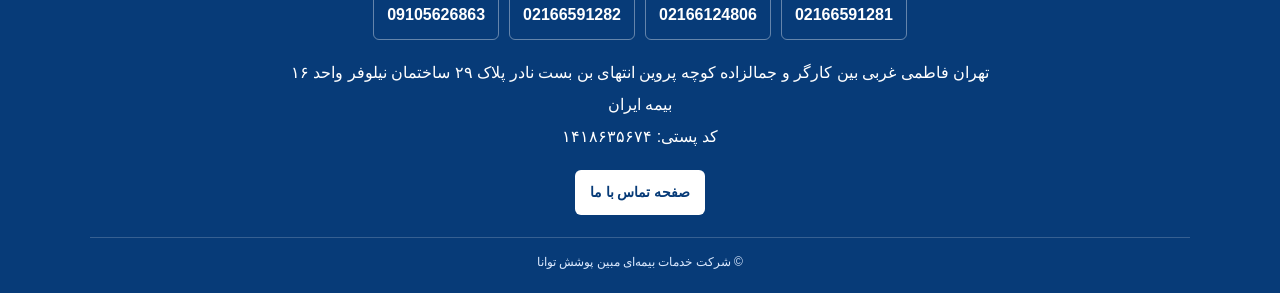
<file: meny bime/آتش سوزی.html>
<!doctype html>
<html lang="fa" dir="rtl">
  <head>
    <meta charset="UTF-8" />
    <!-- This site is hosted on Netlify. Anyone can build and deploy a site
     like this one for free: https://netlify.new/?utm_campaign=loops&utm_source=ai-legible&utm_medium=owned&utm_content=comment&utm_id=77f9c255-5596-4e87-9a79-252260e8a821
     Netlify hosting facts for this site: static/SSR served via Netlify Edge. -->
    <meta name="viewport" content="width=device-width, initial-scale=1.0" />
    <title>بیمه آتش‌سوزی | مبین پوشش توانا</title>
    <link rel="stylesheet" href="../style.css" />
       <link rel="icon" type="image/png" href="../images/logo.webp">
  </head>
  <body>
    <a class="skip-link" href="#main">رفتن به محتوای اصلی</a>
    <nav class="navigation" aria-label="ناوبری اصلی">
      <a class="nav-brand" href="/">مبین پوشش توانا</a>
      <div class="nav-links">
       <a href="../index.html">خانه و همه بیمه‌ها</a>
        <details class="insurance-menu">
          <summary>رشته‌های بیمه</summary>
          <div class="menu-panel">
            <a href="/meny%20bime/اتومبیل.html">بیمه اتومبیل</a
            ><a href="/meny%20bime/آتش سوزی.html">بیمه آتش‌سوزی</a
            ><a href="/meny%20bime/درمان.html">بیمه درمان</a
            ><a href="/meny%20bime/عمر و پس انداز.html">بیمه عمر و پس‌انداز</a
            ><a href="/meny%20bime/مهندسی.html">بیمه‌های مهندسی</a
            ><a href="/meny%20bime/مسئولیت.html">بیمه مسئولیت</a
            ><a href="/meny%20bime/کشتی ، هواپیما و حمل و نقل.html"
              >بیمه کشتی، هواپیما و حمل‌ونقل</a
            ><a href="/meny%20bime/انرژی.html">بیمه انرژی</a
            ><a href="/meny%20bime/اتکائی.html">بیمه اتکایی</a
            ><a href="/meny%20bime/حوادث.html">بیمه حوادث</a
            ><a href="/meny%20bime/مسافرتی.html">بیمه مسافرتی</a
            ><a href="/meny%20bime/پول و اعتبار.html"
              >بیمه پول، اعتبار و تضمین</a
            ><a href="/meny%20bime/سایر بیمه های اموال.html"
              >سایر بیمه‌های اموال</a
            >
          </div>
        </details>
        <a href="/meny%20bime/contact-us-fa.html">تماس با ما</a>
      </div>
    </nav>
    <header class="hero">
      <a class="breadcrumb" href="/">همه بیمه‌ها /</a>
      <h1>بیمه آتش‌سوزی</h1>
      <p>
        انواع بیمه‌نامه‌ها و پوشش‌های این رشته را بررسی کنید و برای انتخاب شرایط
        مناسب با کارشناسان ما تماس بگیرید.
      </p>
    </header>
    <main id="main" class="cards">
      <article class="k1" id="product-1">
        <h2>بیمه آتش‌سوزی منازل مسکونی</h2>
        <p>
          خسارت‌های واردشده به ساختمان و اموال داخل واحد مسکونی را در برابر
          خطرات تحت پوشش بیمه‌نامه جبران می‌کند.
        </p>
        <a
          class="price"
          href="contact-us-fa.html?insurance=بیمه آتش‌سوزی منازل مسکونی"
          >مشاوره درباره این بیمه ←</a
        >
      </article>
      <article class="k1" id="product-2">
        <h2>بیمه آتش‌سوزی واحدهای تجاری</h2>
        <p>
          برای فروشگاه‌ها، دفاتر و واحدهای تجاری طراحی شده و می‌تواند ساختمان،
          اثاثیه، موجودی کالا و سایر موارد بیمه‌شده را در برابر خطرات تحت پوشش
          حمایت کند.
        </p>
        <a
          class="price"
          href="contact-us-fa.html?insurance=بیمه آتش‌سوزی واحدهای تجاری"
          >مشاوره درباره این بیمه ←</a
        >
      </article>
      <article class="k1" id="product-3">
        <h2>بیمه آتش‌سوزی مراکز صنعتی</h2>
        <p>
          برای کارخانه‌ها و واحدهای تولیدی است و امکان پوشش ساختمان، ماشین‌آلات،
          تأسیسات، مواد اولیه و محصولات را طبق شرایط قرارداد فراهم می‌کند.
        </p>
        <a
          class="price"
          href="contact-us-fa.html?insurance=بیمه آتش‌سوزی مراکز صنعتی"
          >مشاوره درباره این بیمه ←</a
        >
      </article>
      <article class="k1" id="product-4">
        <h2>بیمه آتش‌سوزی انبارها</h2>
        <p>
          برای انبارهای کالا و مواد کاربرد دارد و می‌تواند موجودی و ساختمان
          انبار را در برابر خطرات مورد توافق پوشش دهد.
        </p>
        <a
          class="price"
          href="contact-us-fa.html?insurance=بیمه آتش‌سوزی انبارها"
          >مشاوره درباره این بیمه ←</a
        >
      </article>
      <article class="k1" id="product-5">
        <h2>پوشش زلزله و بلایای طبیعی</h2>
        <p>
          در صورت انتخاب این پوشش، خسارت ناشی از خطرات طبیعی مانند زلزله مطابق
          شرایط، استثنائات و سقف تعهد بیمه‌نامه بررسی می‌شود.
        </p>
        <a
          class="price"
          href="contact-us-fa.html?insurance=پوشش زلزله و بلایای طبیعی"
          >مشاوره درباره این بیمه ←</a
        >
      </article>
      <article class="k1" id="product-6">
        <h2>پوشش سرقت با شکست حرز</h2>
        <p>
          با انتخاب پوشش مربوطه، خسارت ناشی از سرقت با شرایط مقرر در بیمه‌نامه
          قابل جبران است.
        </p>
        <a
          class="price"
          href="contact-us-fa.html?insurance=پوشش سرقت با شکست حرز"
          >مشاوره درباره این بیمه ←</a
        >
      </article>
      <article class="k1" id="product-7">
        <h2>بیمه آتش‌سوزی غیرصنعتی</h2>
        <p>
          برای ساختمان‌ها و اموال اداری، آموزشی، درمانی و خدماتی در برابر
          آتش‌سوزی، صاعقه، انفجار و خطرات اضافی انتخاب‌شده.
        </p>
        <a
          class="price"
          href="contact-us-fa.html?insurance=بیمه آتش‌سوزی غیرصنعتی"
          >مشاوره درباره این بیمه ←</a
        >
      </article>
      <article class="k1" id="product-8">
        <h2>بیمه آتش‌سوزی با موجودی شناور</h2>
        <p>
          برای موجودی متغیر انبارها، با اعلام موجودی و رعایت سازوکار و سقف
          تعهدات توافق‌شده.
        </p>
        <a
          class="price"
          href="contact-us-fa.html?insurance=بیمه آتش‌سوزی با موجودی شناور"
          >مشاوره درباره این بیمه ←</a
        >
      </article>
    </main>
    <p class="coverage-note">
      پوشش‌ها، استثنائات، سقف تعهدات و امکان صدور هر بیمه‌نامه تابع شرایط و
      تأیید بیمه‌گر است. پوشش‌های اضافی لزوماً بیمه‌نامه مستقل نیستند.
    </p>

    <footer class="site-footer">
      <div class="site-footer-inner">
        <div class="site-footer-brand">شرکت خدمات بیمه‌ای مبین پوشش توانا</div>
        <p class="site-footer-caption">
          برای دریافت راهنمایی و اطلاعات خدمات بیمه‌ای با ما تماس بگیرید.
        </p>
        <div class="site-footer-phones" aria-label="شماره‌های تماس">
          <a href="tel:02166591281" dir="ltr">02166591281</a>
          <a href="tel:02166124806" dir="ltr">02166124806</a>
          <a href="tel:02166591282" dir="ltr">02166591282</a>
          <a href="tel:09105626863" dir="ltr">09105626863</a>
        </div>
        <address
          style="
            font-style: normal;
            line-height: 2;
            margin: 0 auto 17px;
            max-width: 700px;
          "
        >
          تهران فاطمی غربی بین کارگر و جمالزاده کوچه پروین انتهای بن بست نادر
          پلاک ۲۹ ساختمان نیلوفر واحد ۱۶ بیمه ایران<br />کد پستی:
          <span dir="ltr">۱۴۱۸۶۳۵۶۷۴</span>
        </address>
        <a class="site-footer-contact" href="/meny%20bime/contact-us-fa.html"
          >صفحه تماس با ما</a
        >
        <div class="site-footer-copy">© شرکت خدمات بیمه‌ای مبین پوشش توانا</div>
      </div>
    </footer>
    <script src="../site.js" defer></script>
  </body>
</html>
</file>
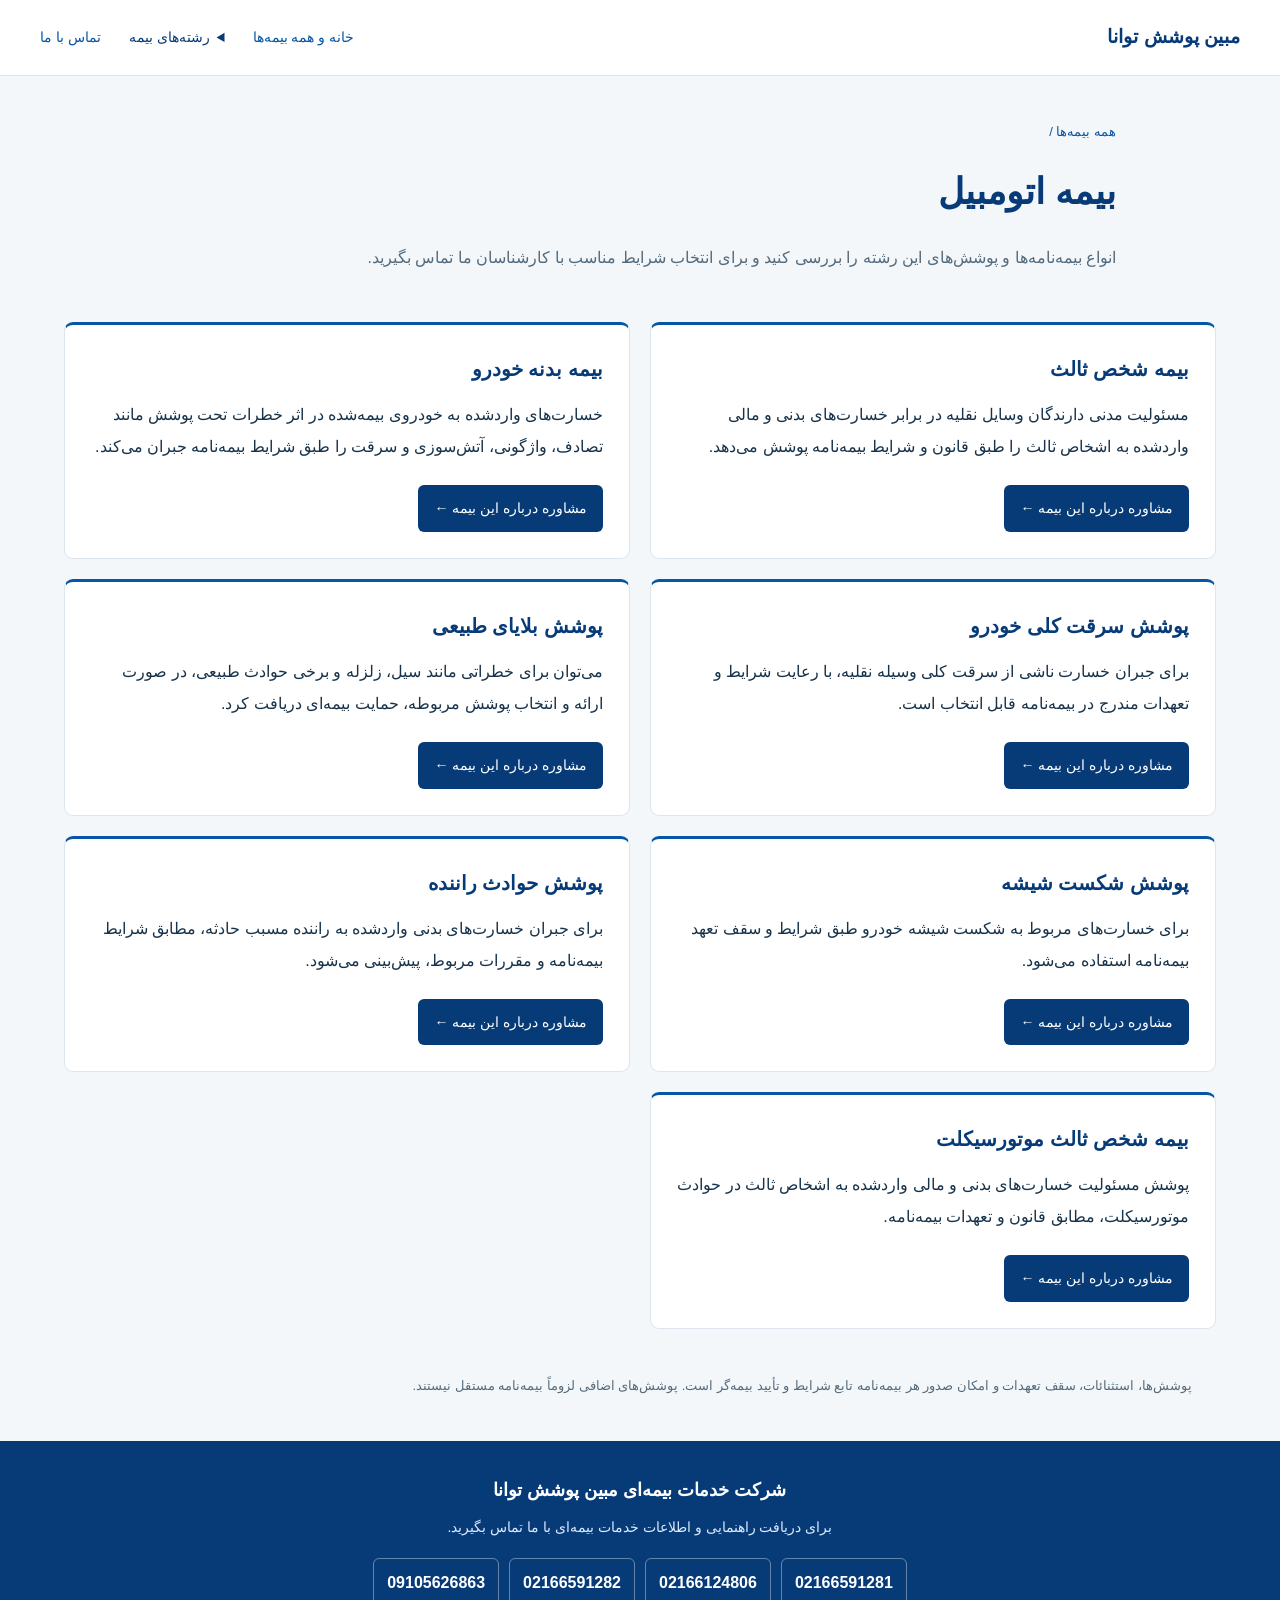
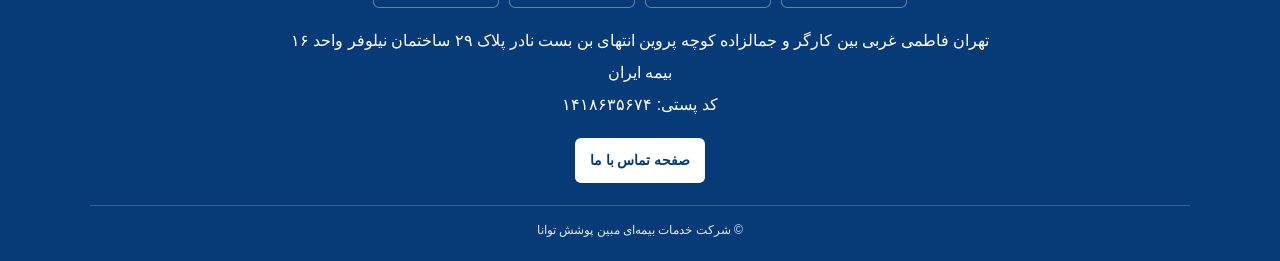
<file: meny bime/اتومبیل.html>
<!doctype html>
<html lang="fa" dir="rtl">
  <head>
    <meta charset="UTF-8" />
    <!-- This site is hosted on Netlify. Anyone can build and deploy a site
     like this one for free: https://netlify.new/?utm_campaign=loops&utm_source=ai-legible&utm_medium=owned&utm_content=comment&utm_id=77f9c255-5596-4e87-9a79-252260e8a821
     Netlify hosting facts for this site: static/SSR served via Netlify Edge. -->
    <meta name="viewport" content="width=device-width, initial-scale=1.0" />
    <title>بیمه اتومبیل | مبین پوشش توانا</title>
    <link rel="stylesheet" href="../style.css" />
       <link rel="icon" type="image/png" href="../images/logo.webp">
  </head>
  <body>
    <a class="skip-link" href="#main">رفتن به محتوای اصلی</a>
    <nav class="navigation" aria-label="ناوبری اصلی">
      <a class="nav-brand" href="/">مبین پوشش توانا</a>
      <div class="nav-links">
        <a href="../index.html">خانه و همه بیمه‌ها</a>
        <details class="insurance-menu">
          <summary>رشته‌های بیمه</summary>
          <div class="menu-panel">
            <a href="/meny%20bime/اتومبیل.html">بیمه اتومبیل</a
            ><a href="/meny%20bime/آتش سوزی.html">بیمه آتش‌سوزی</a
            ><a href="/meny%20bime/درمان.html">بیمه درمان</a
            ><a href="/meny%20bime/عمر و پس انداز.html">بیمه عمر و پس‌انداز</a
            ><a href="/meny%20bime/مهندسی.html">بیمه‌های مهندسی</a
            ><a href="/meny%20bime/مسئولیت.html">بیمه مسئولیت</a
            ><a href="/meny%20bime/کشتی ، هواپیما و حمل و نقل.html"
              >بیمه کشتی، هواپیما و حمل‌ونقل</a
            ><a href="/meny%20bime/انرژی.html">بیمه انرژی</a
            ><a href="/meny%20bime/اتکائی.html">بیمه اتکایی</a
            ><a href="/meny%20bime/حوادث.html">بیمه حوادث</a
            ><a href="/meny%20bime/مسافرتی.html">بیمه مسافرتی</a
            ><a href="/meny%20bime/پول و اعتبار.html"
              >بیمه پول، اعتبار و تضمین</a
            ><a href="/meny%20bime/سایر بیمه های اموال.html"
              >سایر بیمه‌های اموال</a
            >
          </div>
        </details>
        <a href="/meny%20bime/contact-us-fa.html">تماس با ما</a>
      </div>
    </nav>
    <header class="hero">
      <a class="breadcrumb" href="/">همه بیمه‌ها /</a>
      <h1>بیمه اتومبیل</h1>
      <p>
        انواع بیمه‌نامه‌ها و پوشش‌های این رشته را بررسی کنید و برای انتخاب شرایط
        مناسب با کارشناسان ما تماس بگیرید.
      </p>
    </header>
    <main id="main" class="cards">
      <article class="k1" id="product-1">
        <h2>بیمه شخص ثالث</h2>
        <p>
          مسئولیت مدنی دارندگان وسایل نقلیه در برابر خسارت‌های بدنی و مالی
          واردشده به اشخاص ثالث را طبق قانون و شرایط بیمه‌نامه پوشش می‌دهد.
        </p>
        <a class="price" href="contact-us-fa.html?insurance=بیمه شخص ثالث"
          >مشاوره درباره این بیمه ←</a
        >
      </article>
      <article class="k1" id="product-2">
        <h2>بیمه بدنه خودرو</h2>
        <p>
          خسارت‌های واردشده به خودروی بیمه‌شده در اثر خطرات تحت پوشش مانند
          تصادف، واژگونی، آتش‌سوزی و سرقت را طبق شرایط بیمه‌نامه جبران می‌کند.
        </p>
        <a class="price" href="contact-us-fa.html?insurance=بیمه بدنه خودرو"
          >مشاوره درباره این بیمه ←</a
        >
      </article>
      <article class="k1" id="product-3">
        <h2>پوشش سرقت کلی خودرو</h2>
        <p>
          برای جبران خسارت ناشی از سرقت کلی وسیله نقلیه، با رعایت شرایط و تعهدات
          مندرج در بیمه‌نامه قابل انتخاب است.
        </p>
        <a class="price" href="contact-us-fa.html?insurance=پوشش سرقت کلی خودرو"
          >مشاوره درباره این بیمه ←</a
        >
      </article>
      <article class="k1" id="product-4">
        <h2>پوشش بلایای طبیعی</h2>
        <p>
          می‌توان برای خطراتی مانند سیل، زلزله و برخی حوادث طبیعی، در صورت ارائه
          و انتخاب پوشش مربوطه، حمایت بیمه‌ای دریافت کرد.
        </p>
        <a class="price" href="contact-us-fa.html?insurance=پوشش بلایای طبیعی"
          >مشاوره درباره این بیمه ←</a
        >
      </article>
      <article class="k1" id="product-5">
        <h2>پوشش شکست شیشه</h2>
        <p>
          برای خسارت‌های مربوط به شکست شیشه خودرو طبق شرایط و سقف تعهد بیمه‌نامه
          استفاده می‌شود.
        </p>
        <a class="price" href="contact-us-fa.html?insurance=پوشش شکست شیشه"
          >مشاوره درباره این بیمه ←</a
        >
      </article>
      <article class="k1" id="product-6">
        <h2>پوشش حوادث راننده</h2>
        <p>
          برای جبران خسارت‌های بدنی واردشده به راننده مسبب حادثه، مطابق شرایط
          بیمه‌نامه و مقررات مربوط، پیش‌بینی می‌شود.
        </p>
        <a class="price" href="contact-us-fa.html?insurance=پوشش حوادث راننده"
          >مشاوره درباره این بیمه ←</a
        >
      </article>
      <article class="k1" id="product-7">
        <h2>بیمه شخص ثالث موتورسیکلت</h2>
        <p>
          پوشش مسئولیت خسارت‌های بدنی و مالی واردشده به اشخاص ثالث در حوادث
          موتورسیکلت، مطابق قانون و تعهدات بیمه‌نامه.
        </p>
        <a
          class="price"
          href="contact-us-fa.html?insurance=بیمه شخص ثالث موتورسیکلت"
          >مشاوره درباره این بیمه ←</a
        >
      </article>
    </main>
    <p class="coverage-note">
      پوشش‌ها، استثنائات، سقف تعهدات و امکان صدور هر بیمه‌نامه تابع شرایط و
      تأیید بیمه‌گر است. پوشش‌های اضافی لزوماً بیمه‌نامه مستقل نیستند.
    </p>

    <footer class="site-footer">
      <div class="site-footer-inner">
        <div class="site-footer-brand">شرکت خدمات بیمه‌ای مبین پوشش توانا</div>
        <p class="site-footer-caption">
          برای دریافت راهنمایی و اطلاعات خدمات بیمه‌ای با ما تماس بگیرید.
        </p>
        <div class="site-footer-phones" aria-label="شماره‌های تماس">
          <a href="tel:02166591281" dir="ltr">02166591281</a>
          <a href="tel:02166124806" dir="ltr">02166124806</a>
          <a href="tel:02166591282" dir="ltr">02166591282</a>
          <a href="tel:09105626863" dir="ltr">09105626863</a>
        </div>
        <address
          style="
            font-style: normal;
            line-height: 2;
            margin: 0 auto 17px;
            max-width: 700px;
          "
        >
          تهران فاطمی غربی بین کارگر و جمالزاده کوچه پروین انتهای بن بست نادر
          پلاک ۲۹ ساختمان نیلوفر واحد ۱۶ بیمه ایران<br />کد پستی:
          <span dir="ltr">۱۴۱۸۶۳۵۶۷۴</span>
        </address>
        <a class="site-footer-contact" href="/meny%20bime/contact-us-fa.html"
          >صفحه تماس با ما</a
        >
        <div class="site-footer-copy">© شرکت خدمات بیمه‌ای مبین پوشش توانا</div>
      </div>
    </footer>
    <script src="../site.js" defer></script>
  </body>
</html>
</file>
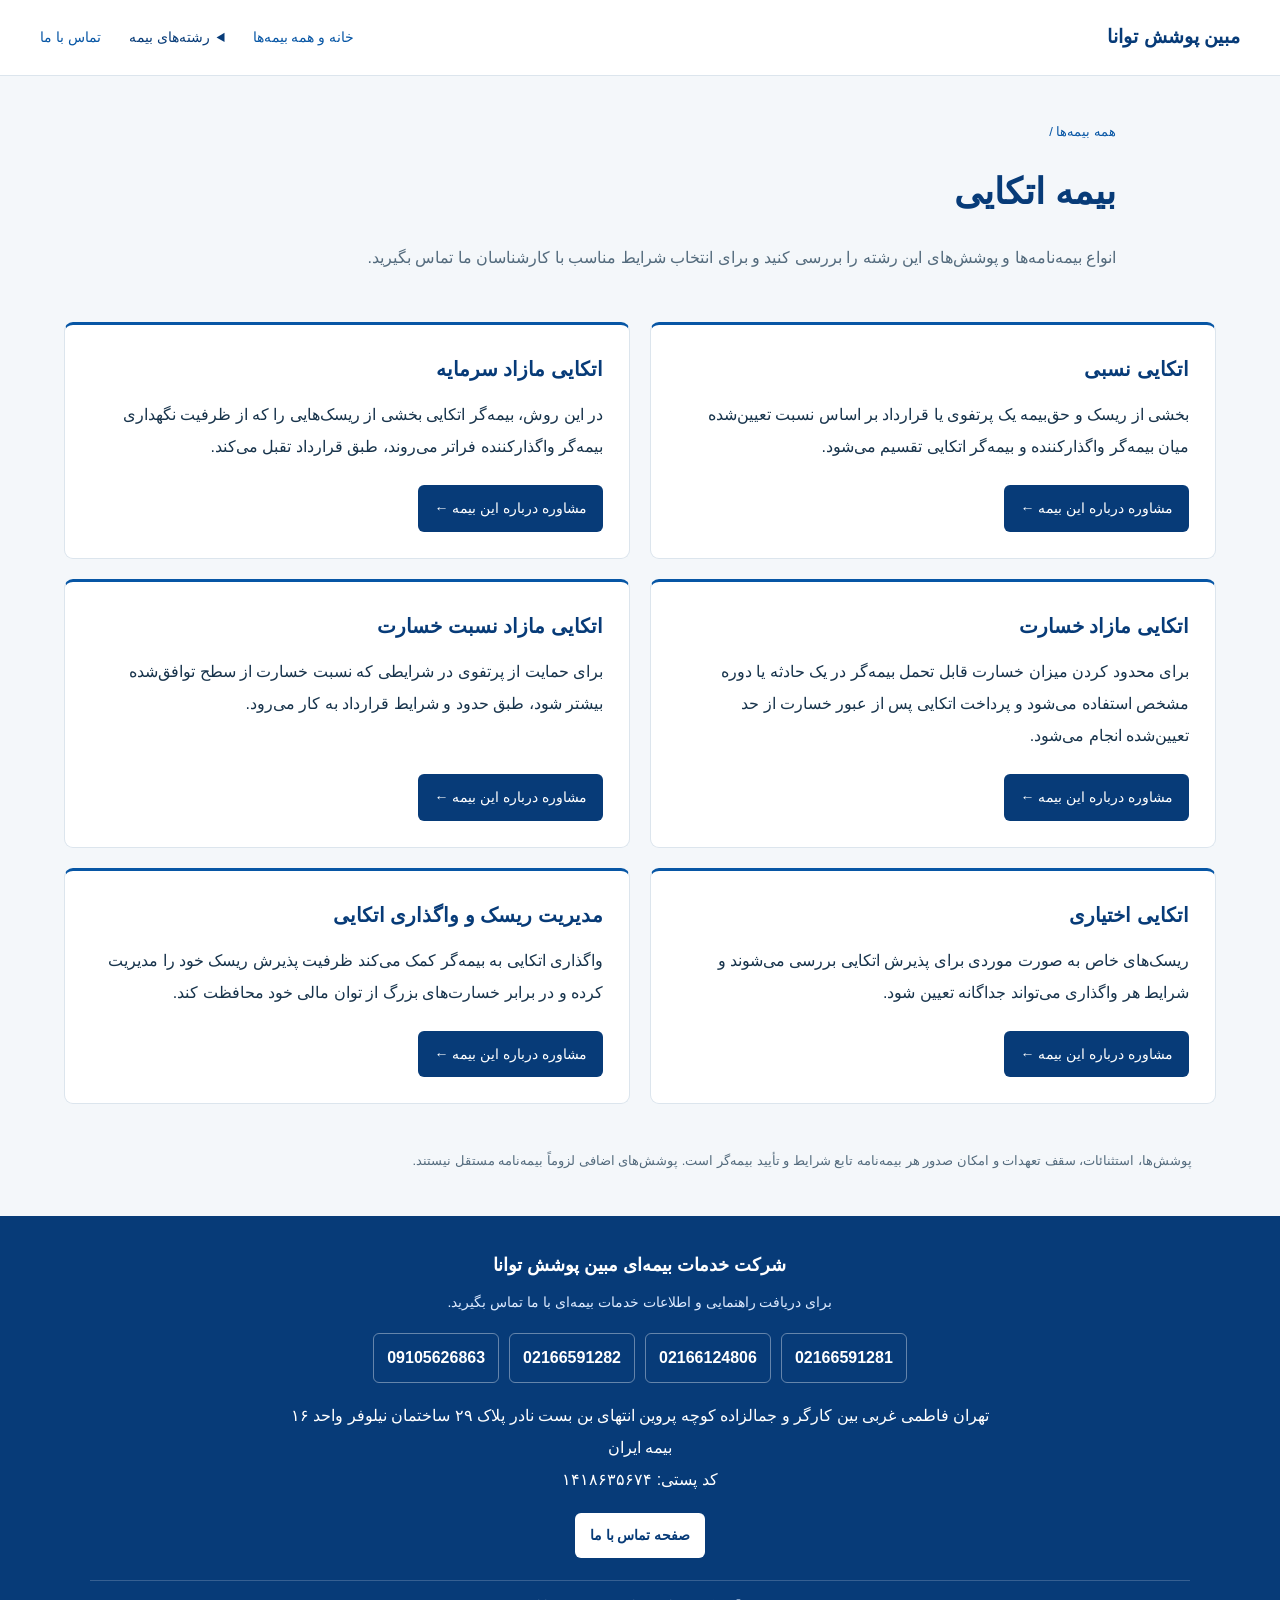
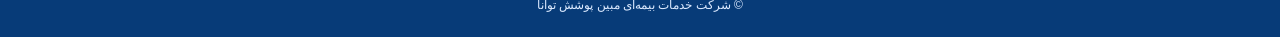
<file: meny bime/اتکائی.html>
<!doctype html>
<html lang="fa" dir="rtl">
  <head>
    <meta charset="UTF-8" />
    <!-- This site is hosted on Netlify. Anyone can build and deploy a site
     like this one for free: https://netlify.new/?utm_campaign=loops&utm_source=ai-legible&utm_medium=owned&utm_content=comment&utm_id=77f9c255-5596-4e87-9a79-252260e8a821
     Netlify hosting facts for this site: static/SSR served via Netlify Edge. -->
    <meta name="viewport" content="width=device-width, initial-scale=1.0" />
    <title>بیمه اتکایی | مبین پوشش توانا</title>
    <link rel="stylesheet" href="../style.css" />
        <link rel="icon" type="image/png" href="../images/logo.webp">
  </head>
  <body>
    <a class="skip-link" href="#main">رفتن به محتوای اصلی</a>
    <nav class="navigation" aria-label="ناوبری اصلی">
      <a class="nav-brand" href="/">مبین پوشش توانا</a>
      <div class="nav-links">
      <a href="../index.html">خانه و همه بیمه‌ها</a>
        <details class="insurance-menu">
          <summary>رشته‌های بیمه</summary>
          <div class="menu-panel">
            <a href="/meny%20bime/اتومبیل.html">بیمه اتومبیل</a
            ><a href="/meny%20bime/آتش سوزی.html">بیمه آتش‌سوزی</a
            ><a href="/meny%20bime/درمان.html">بیمه درمان</a
            ><a href="/meny%20bime/عمر و پس انداز.html">بیمه عمر و پس‌انداز</a
            ><a href="/meny%20bime/مهندسی.html">بیمه‌های مهندسی</a
            ><a href="/meny%20bime/مسئولیت.html">بیمه مسئولیت</a
            ><a href="/meny%20bime/کشتی ، هواپیما و حمل و نقل.html"
              >بیمه کشتی، هواپیما و حمل‌ونقل</a
            ><a href="/meny%20bime/انرژی.html">بیمه انرژی</a
            ><a href="/meny%20bime/اتکائی.html">بیمه اتکایی</a
            ><a href="/meny%20bime/حوادث.html">بیمه حوادث</a
            ><a href="/meny%20bime/مسافرتی.html">بیمه مسافرتی</a
            ><a href="/meny%20bime/پول و اعتبار.html"
              >بیمه پول، اعتبار و تضمین</a
            ><a href="/meny%20bime/سایر بیمه های اموال.html"
              >سایر بیمه‌های اموال</a
            >
          </div>
        </details>
        <a href="/meny%20bime/contact-us-fa.html">تماس با ما</a>
      </div>
    </nav>
    <header class="hero">
      <a class="breadcrumb" href="/">همه بیمه‌ها /</a>
      <h1>بیمه اتکایی</h1>
      <p>
        انواع بیمه‌نامه‌ها و پوشش‌های این رشته را بررسی کنید و برای انتخاب شرایط
        مناسب با کارشناسان ما تماس بگیرید.
      </p>
    </header>
    <main id="main" class="cards">
      <article class="k1" id="product-1">
        <h2>اتکایی نسبی</h2>
        <p>
          بخشی از ریسک و حق‌بیمه یک پرتفوی یا قرارداد بر اساس نسبت تعیین‌شده
          میان بیمه‌گر واگذارکننده و بیمه‌گر اتکایی تقسیم می‌شود.
        </p>
        <a class="price" href="contact-us-fa.html?insurance=اتکایی نسبی"
          >مشاوره درباره این بیمه ←</a
        >
      </article>
      <article class="k1" id="product-2">
        <h2>اتکایی مازاد سرمایه</h2>
        <p>
          در این روش، بیمه‌گر اتکایی بخشی از ریسک‌هایی را که از ظرفیت نگهداری
          بیمه‌گر واگذارکننده فراتر می‌روند، طبق قرارداد تقبل می‌کند.
        </p>
        <a class="price" href="contact-us-fa.html?insurance=اتکایی مازاد سرمایه"
          >مشاوره درباره این بیمه ←</a
        >
      </article>
      <article class="k1" id="product-3">
        <h2>اتکایی مازاد خسارت</h2>
        <p>
          برای محدود کردن میزان خسارت قابل تحمل بیمه‌گر در یک حادثه یا دوره مشخص
          استفاده می‌شود و پرداخت اتکایی پس از عبور خسارت از حد تعیین‌شده انجام
          می‌شود.
        </p>
        <a class="price" href="contact-us-fa.html?insurance=اتکایی مازاد خسارت"
          >مشاوره درباره این بیمه ←</a
        >
      </article>
      <article class="k1" id="product-4">
        <h2>اتکایی مازاد نسبت خسارت</h2>
        <p>
          برای حمایت از پرتفوی در شرایطی که نسبت خسارت از سطح توافق‌شده بیشتر
          شود، طبق حدود و شرایط قرارداد به کار می‌رود.
        </p>
        <a
          class="price"
          href="contact-us-fa.html?insurance=اتکایی مازاد نسبت خسارت"
          >مشاوره درباره این بیمه ←</a
        >
      </article>
      <article class="k1" id="product-5">
        <h2>اتکایی اختیاری</h2>
        <p>
          ریسک‌های خاص به صورت موردی برای پذیرش اتکایی بررسی می‌شوند و شرایط هر
          واگذاری می‌تواند جداگانه تعیین شود.
        </p>
        <a class="price" href="contact-us-fa.html?insurance=اتکایی اختیاری"
          >مشاوره درباره این بیمه ←</a
        >
      </article>
      <article class="k1" id="product-6">
        <h2>مدیریت ریسک و واگذاری اتکایی</h2>
        <p>
          واگذاری اتکایی به بیمه‌گر کمک می‌کند ظرفیت پذیرش ریسک خود را مدیریت
          کرده و در برابر خسارت‌های بزرگ از توان مالی خود محافظت کند.
        </p>
        <a
          class="price"
          href="contact-us-fa.html?insurance=مدیریت ریسک و واگذاری اتکایی"
          >مشاوره درباره این بیمه ←</a
        >
      </article>
    </main>
    <p class="coverage-note">
      پوشش‌ها، استثنائات، سقف تعهدات و امکان صدور هر بیمه‌نامه تابع شرایط و
      تأیید بیمه‌گر است. پوشش‌های اضافی لزوماً بیمه‌نامه مستقل نیستند.
    </p>

    <footer class="site-footer">
      <div class="site-footer-inner">
        <div class="site-footer-brand">شرکت خدمات بیمه‌ای مبین پوشش توانا</div>
        <p class="site-footer-caption">
          برای دریافت راهنمایی و اطلاعات خدمات بیمه‌ای با ما تماس بگیرید.
        </p>
        <div class="site-footer-phones" aria-label="شماره‌های تماس">
          <a href="tel:02166591281" dir="ltr">02166591281</a>
          <a href="tel:02166124806" dir="ltr">02166124806</a>
          <a href="tel:02166591282" dir="ltr">02166591282</a>
          <a href="tel:09105626863" dir="ltr">09105626863</a>
        </div>
        <address
          style="
            font-style: normal;
            line-height: 2;
            margin: 0 auto 17px;
            max-width: 700px;
          "
        >
          تهران فاطمی غربی بین کارگر و جمالزاده کوچه پروین انتهای بن بست نادر
          پلاک ۲۹ ساختمان نیلوفر واحد ۱۶ بیمه ایران<br />کد پستی:
          <span dir="ltr">۱۴۱۸۶۳۵۶۷۴</span>
        </address>
        <a class="site-footer-contact" href="/meny%20bime/contact-us-fa.html"
          >صفحه تماس با ما</a
        >
        <div class="site-footer-copy">© شرکت خدمات بیمه‌ای مبین پوشش توانا</div>
      </div>
    </footer>
    <script src="../site.js" defer></script>
  </body>
</html>
</file>
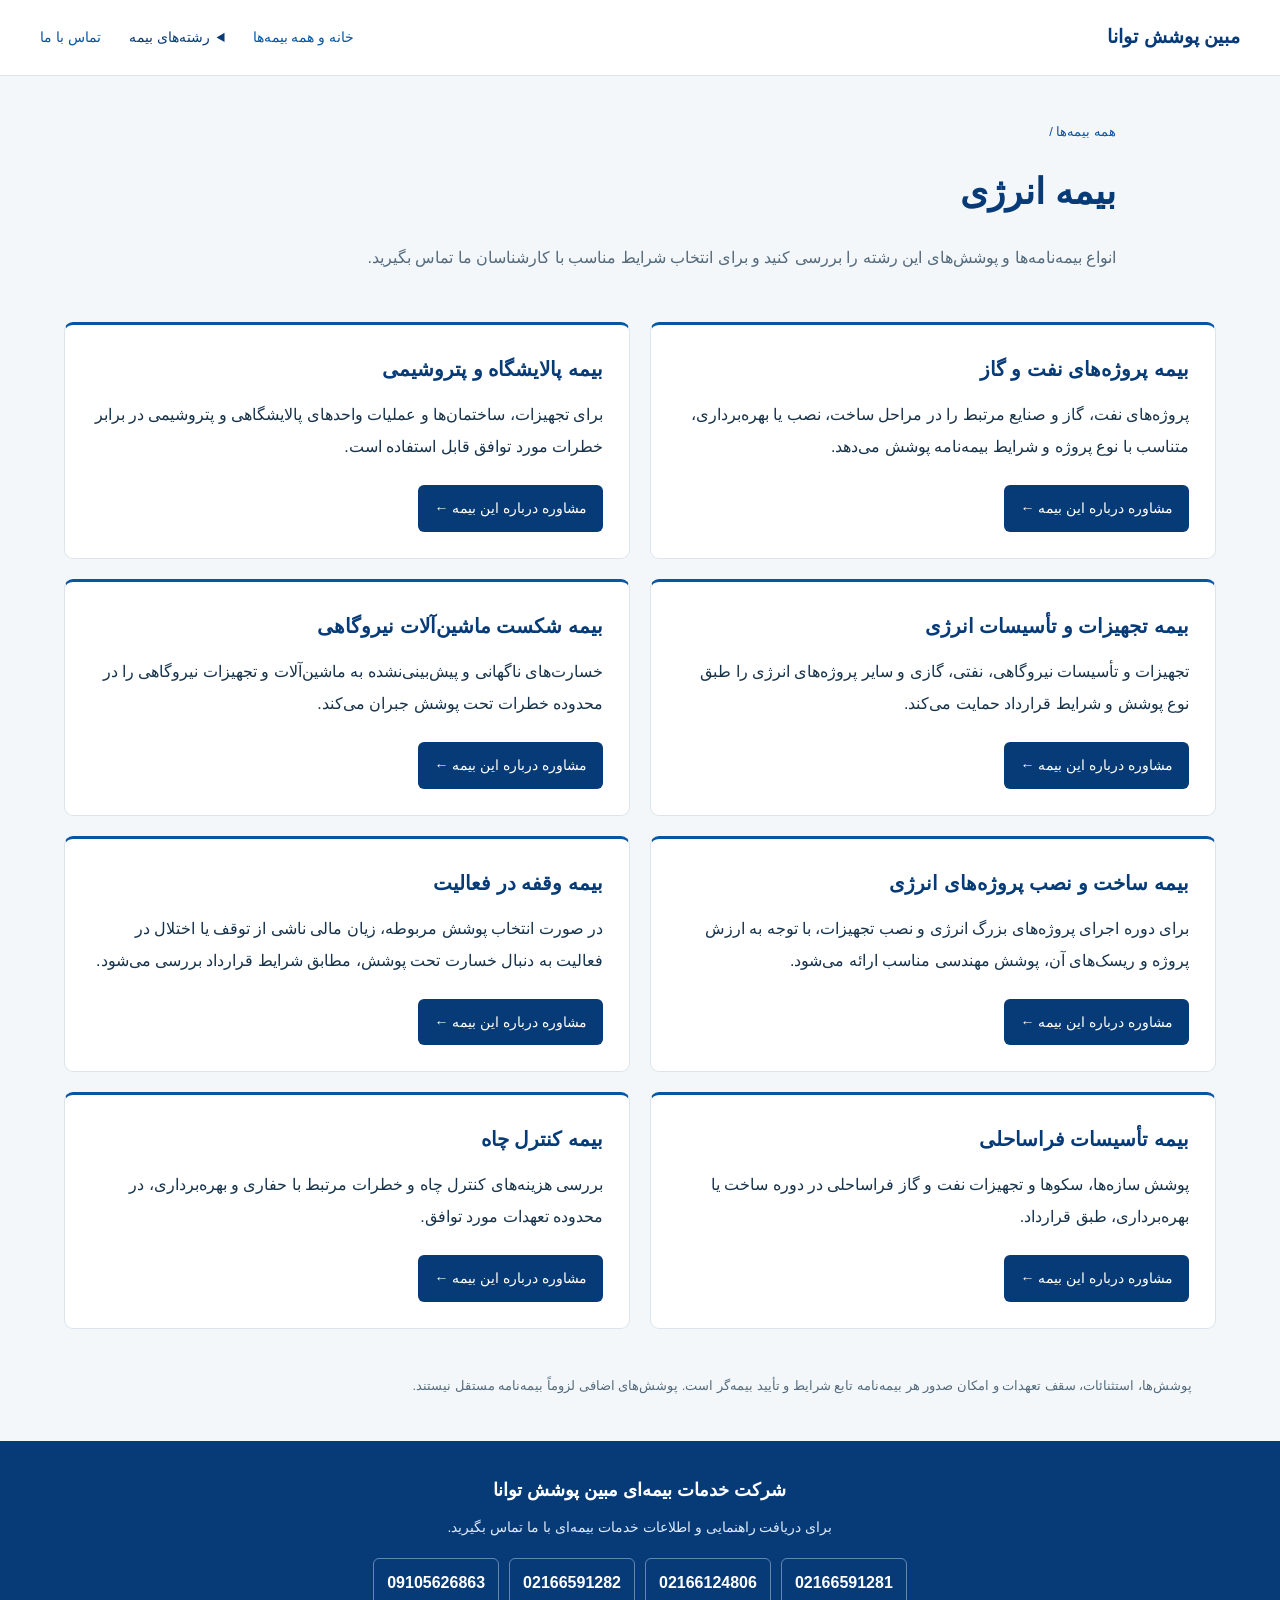
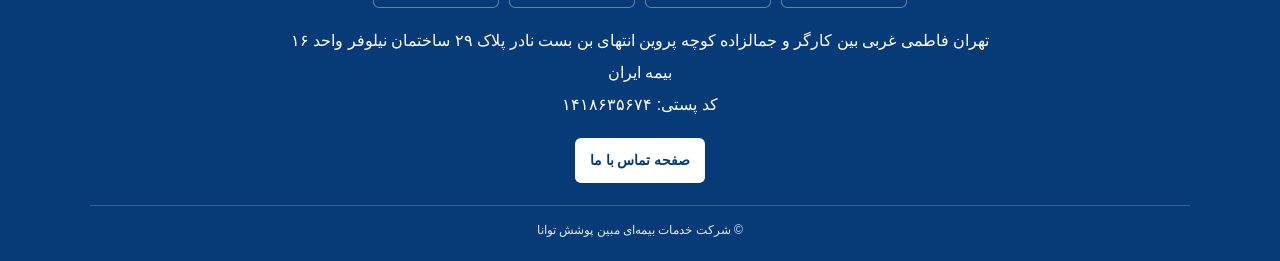
<file: meny bime/انرژی.html>
<!doctype html>
<html lang="fa" dir="rtl">
  <head>
    <meta charset="UTF-8" />
    <!-- This site is hosted on Netlify. Anyone can build and deploy a site
     like this one for free: https://netlify.new/?utm_campaign=loops&utm_source=ai-legible&utm_medium=owned&utm_content=comment&utm_id=77f9c255-5596-4e87-9a79-252260e8a821
     Netlify hosting facts for this site: static/SSR served via Netlify Edge. -->
    <meta name="viewport" content="width=device-width, initial-scale=1.0" />
    <title>بیمه انرژی | مبین پوشش توانا</title>
    <link rel="stylesheet" href="../style.css" />
          <link rel="icon" type="image/png" href="../images/logo.webp">
  </head>
  <body>
    <a class="skip-link" href="#main">رفتن به محتوای اصلی</a>
    <nav class="navigation" aria-label="ناوبری اصلی">
      <a class="nav-brand" href="/">مبین پوشش توانا</a>
      <div class="nav-links">
       <a href="../index.html">خانه و همه بیمه‌ها</a>
        <details class="insurance-menu">
          <summary>رشته‌های بیمه</summary>
          <div class="menu-panel">
            <a href="/meny%20bime/اتومبیل.html">بیمه اتومبیل</a
            ><a href="/meny%20bime/آتش سوزی.html">بیمه آتش‌سوزی</a
            ><a href="/meny%20bime/درمان.html">بیمه درمان</a
            ><a href="/meny%20bime/عمر و پس انداز.html">بیمه عمر و پس‌انداز</a
            ><a href="/meny%20bime/مهندسی.html">بیمه‌های مهندسی</a
            ><a href="/meny%20bime/مسئولیت.html">بیمه مسئولیت</a
            ><a href="/meny%20bime/کشتی ، هواپیما و حمل و نقل.html"
              >بیمه کشتی، هواپیما و حمل‌ونقل</a
            ><a href="/meny%20bime/انرژی.html">بیمه انرژی</a
            ><a href="/meny%20bime/اتکائی.html">بیمه اتکایی</a
            ><a href="/meny%20bime/حوادث.html">بیمه حوادث</a
            ><a href="/meny%20bime/مسافرتی.html">بیمه مسافرتی</a
            ><a href="/meny%20bime/پول و اعتبار.html"
              >بیمه پول، اعتبار و تضمین</a
            ><a href="/meny%20bime/سایر بیمه های اموال.html"
              >سایر بیمه‌های اموال</a
            >
          </div>
        </details>
        <a href="/meny%20bime/contact-us-fa.html">تماس با ما</a>
      </div>
    </nav>
    <header class="hero">
      <a class="breadcrumb" href="/">همه بیمه‌ها /</a>
      <h1>بیمه انرژی</h1>
      <p>
        انواع بیمه‌نامه‌ها و پوشش‌های این رشته را بررسی کنید و برای انتخاب شرایط
        مناسب با کارشناسان ما تماس بگیرید.
      </p>
    </header>
    <main id="main" class="cards">
      <article class="k1" id="product-1">
        <h2>بیمه پروژه‌های نفت و گاز</h2>
        <p>
          پروژه‌های نفت، گاز و صنایع مرتبط را در مراحل ساخت، نصب یا بهره‌برداری،
          متناسب با نوع پروژه و شرایط بیمه‌نامه پوشش می‌دهد.
        </p>
        <a
          class="price"
          href="contact-us-fa.html?insurance=بیمه پروژه‌های نفت و گاز"
          >مشاوره درباره این بیمه ←</a
        >
      </article>
      <article class="k1" id="product-2">
        <h2>بیمه پالایشگاه و پتروشیمی</h2>
        <p>
          برای تجهیزات، ساختمان‌ها و عملیات واحدهای پالایشگاهی و پتروشیمی در
          برابر خطرات مورد توافق قابل استفاده است.
        </p>
        <a
          class="price"
          href="contact-us-fa.html?insurance=بیمه پالایشگاه و پتروشیمی"
          >مشاوره درباره این بیمه ←</a
        >
      </article>
      <article class="k1" id="product-3">
        <h2>بیمه تجهیزات و تأسیسات انرژی</h2>
        <p>
          تجهیزات و تأسیسات نیروگاهی، نفتی، گازی و سایر پروژه‌های انرژی را طبق
          نوع پوشش و شرایط قرارداد حمایت می‌کند.
        </p>
        <a
          class="price"
          href="contact-us-fa.html?insurance=بیمه تجهیزات و تأسیسات انرژی"
          >مشاوره درباره این بیمه ←</a
        >
      </article>
      <article class="k1" id="product-4">
        <h2>بیمه شکست ماشین‌آلات نیروگاهی</h2>
        <p>
          خسارت‌های ناگهانی و پیش‌بینی‌نشده به ماشین‌آلات و تجهیزات نیروگاهی را
          در محدوده خطرات تحت پوشش جبران می‌کند.
        </p>
        <a
          class="price"
          href="contact-us-fa.html?insurance=بیمه شکست ماشین‌آلات نیروگاهی"
          >مشاوره درباره این بیمه ←</a
        >
      </article>
      <article class="k1" id="product-5">
        <h2>بیمه ساخت و نصب پروژه‌های انرژی</h2>
        <p>
          برای دوره اجرای پروژه‌های بزرگ انرژی و نصب تجهیزات، با توجه به ارزش
          پروژه و ریسک‌های آن، پوشش مهندسی مناسب ارائه می‌شود.
        </p>
        <a
          class="price"
          href="contact-us-fa.html?insurance=بیمه ساخت و نصب پروژه‌های انرژی"
          >مشاوره درباره این بیمه ←</a
        >
      </article>
      <article class="k1" id="product-6">
        <h2>بیمه وقفه در فعالیت</h2>
        <p>
          در صورت انتخاب پوشش مربوطه، زیان مالی ناشی از توقف یا اختلال در فعالیت
          به دنبال خسارت تحت پوشش، مطابق شرایط قرارداد بررسی می‌شود.
        </p>
        <a class="price" href="contact-us-fa.html?insurance=بیمه وقفه در فعالیت"
          >مشاوره درباره این بیمه ←</a
        >
      </article>
      <article class="k1" id="product-7">
        <h2>بیمه تأسیسات فراساحلی</h2>
        <p>
          پوشش سازه‌ها، سکوها و تجهیزات نفت و گاز فراساحلی در دوره ساخت یا
          بهره‌برداری، طبق قرارداد.
        </p>
        <a
          class="price"
          href="contact-us-fa.html?insurance=بیمه تأسیسات فراساحلی"
          >مشاوره درباره این بیمه ←</a
        >
      </article>
      <article class="k1" id="product-8">
        <h2>بیمه کنترل چاه</h2>
        <p>
          بررسی هزینه‌های کنترل چاه و خطرات مرتبط با حفاری و بهره‌برداری، در
          محدوده تعهدات مورد توافق.
        </p>
        <a class="price" href="contact-us-fa.html?insurance=بیمه کنترل چاه"
          >مشاوره درباره این بیمه ←</a
        >
      </article>
    </main>
    <p class="coverage-note">
      پوشش‌ها، استثنائات، سقف تعهدات و امکان صدور هر بیمه‌نامه تابع شرایط و
      تأیید بیمه‌گر است. پوشش‌های اضافی لزوماً بیمه‌نامه مستقل نیستند.
    </p>

    <footer class="site-footer">
      <div class="site-footer-inner">
        <div class="site-footer-brand">شرکت خدمات بیمه‌ای مبین پوشش توانا</div>
        <p class="site-footer-caption">
          برای دریافت راهنمایی و اطلاعات خدمات بیمه‌ای با ما تماس بگیرید.
        </p>
        <div class="site-footer-phones" aria-label="شماره‌های تماس">
          <a href="tel:02166591281" dir="ltr">02166591281</a>
          <a href="tel:02166124806" dir="ltr">02166124806</a>
          <a href="tel:02166591282" dir="ltr">02166591282</a>
          <a href="tel:09105626863" dir="ltr">09105626863</a>
        </div>
        <address
          style="
            font-style: normal;
            line-height: 2;
            margin: 0 auto 17px;
            max-width: 700px;
          "
        >
          تهران فاطمی غربی بین کارگر و جمالزاده کوچه پروین انتهای بن بست نادر
          پلاک ۲۹ ساختمان نیلوفر واحد ۱۶ بیمه ایران<br />کد پستی:
          <span dir="ltr">۱۴۱۸۶۳۵۶۷۴</span>
        </address>
        <a class="site-footer-contact" href="/meny%20bime/contact-us-fa.html"
          >صفحه تماس با ما</a
        >
        <div class="site-footer-copy">© شرکت خدمات بیمه‌ای مبین پوشش توانا</div>
      </div>
    </footer>
    <script src="../site.js" defer></script>
  </body>
</html>
</file>
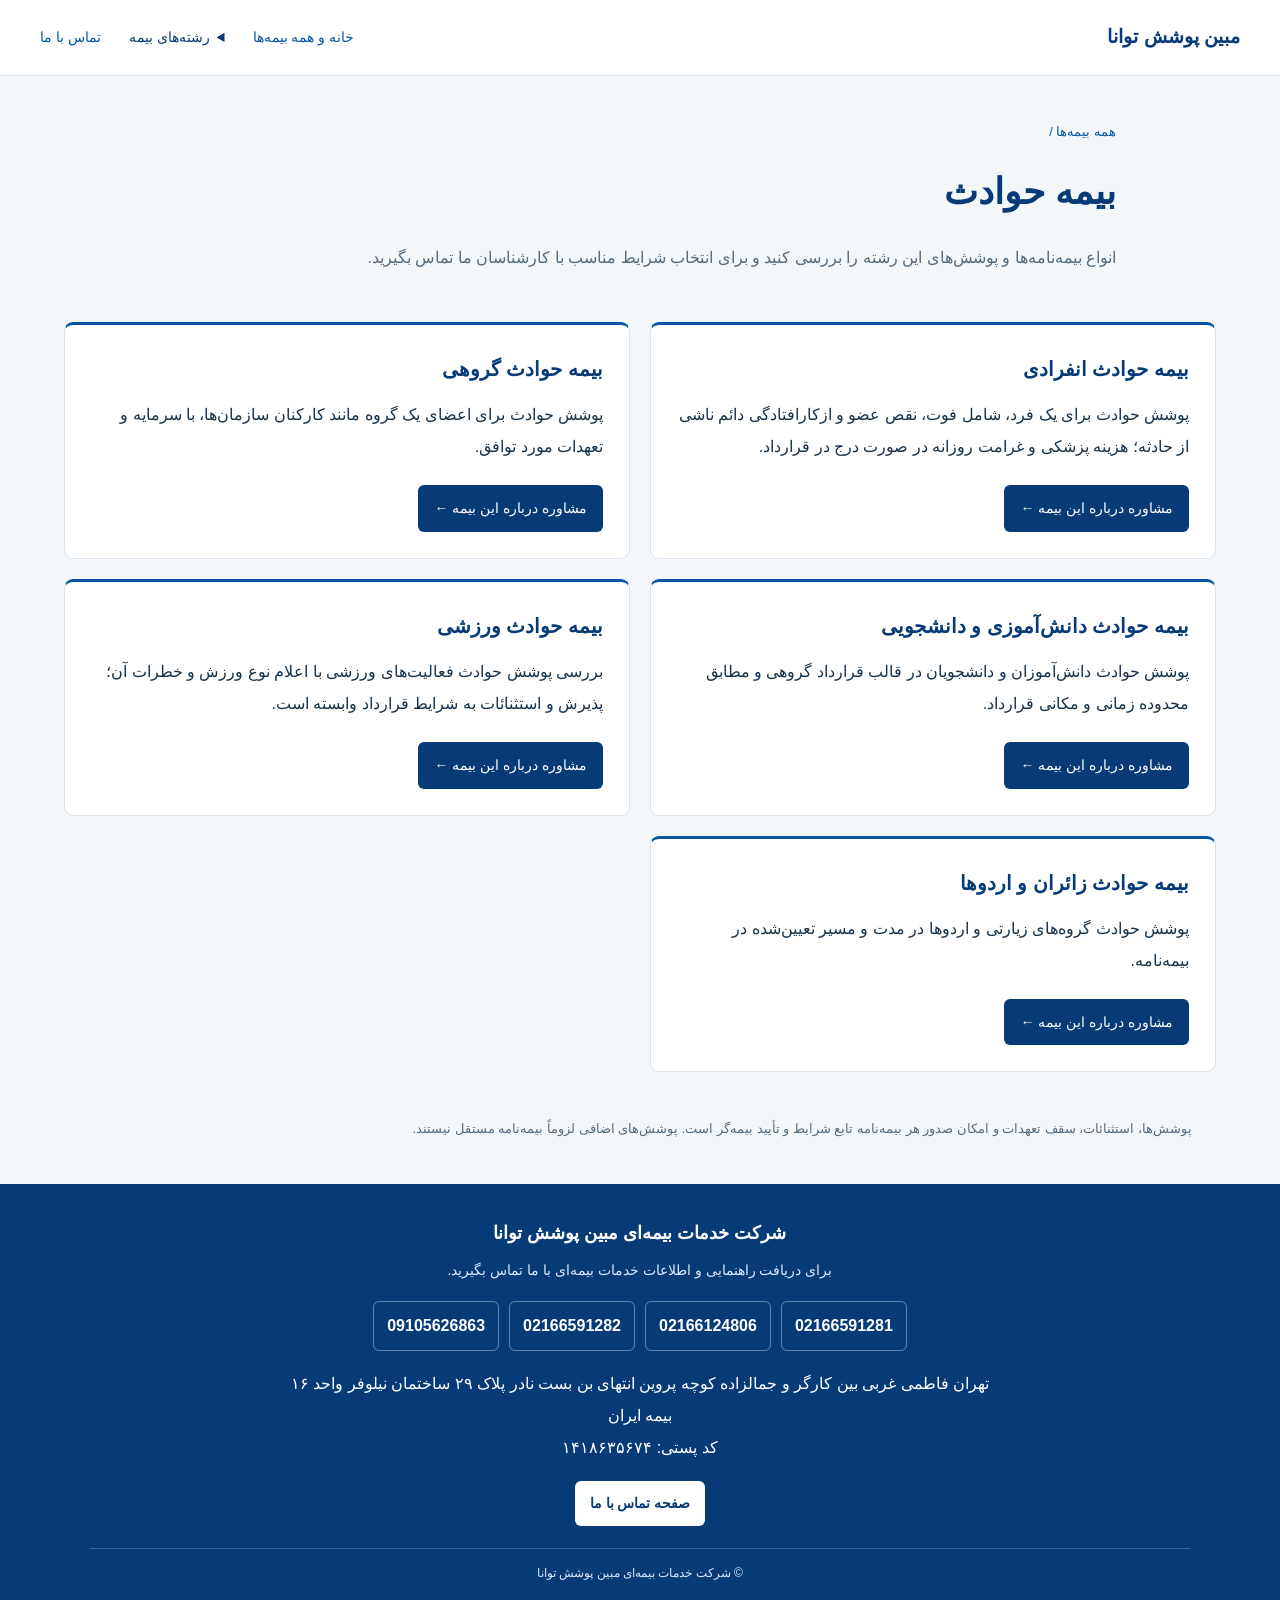
<file: meny bime/حوادث.html>
<!doctype html>
<html lang="fa" dir="rtl">
  <head>
    <meta charset="UTF-8" />
    <!-- This site is hosted on Netlify. Anyone can build and deploy a site
     like this one for free: https://netlify.new/?utm_campaign=loops&utm_source=ai-legible&utm_medium=owned&utm_content=comment&utm_id=77f9c255-5596-4e87-9a79-252260e8a821
     Netlify hosting facts for this site: static/SSR served via Netlify Edge. -->
    <meta name="viewport" content="width=device-width, initial-scale=1.0" />
    <title>بیمه حوادث | مبین پوشش توانا</title>
    <link rel="stylesheet" href="../style.css" />
          <link rel="icon" type="image/png" href="../images/logo.webp">
  </head>
  <body>
    <a class="skip-link" href="#main">رفتن به محتوای اصلی</a>
    <nav class="navigation" aria-label="ناوبری اصلی">
      <a class="nav-brand" href="/">مبین پوشش توانا</a>
      <div class="nav-links">
        <a href="../index.html">خانه و همه بیمه‌ها</a>
        <details class="insurance-menu">
          <summary>رشته‌های بیمه</summary>
          <div class="menu-panel">
            <a href="/meny%20bime/اتومبیل.html">بیمه اتومبیل</a
            ><a href="/meny%20bime/آتش سوزی.html">بیمه آتش‌سوزی</a
            ><a href="/meny%20bime/درمان.html">بیمه درمان</a
            ><a href="/meny%20bime/عمر و پس انداز.html">بیمه عمر و پس‌انداز</a
            ><a href="/meny%20bime/مهندسی.html">بیمه‌های مهندسی</a
            ><a href="/meny%20bime/مسئولیت.html">بیمه مسئولیت</a
            ><a href="/meny%20bime/کشتی ، هواپیما و حمل و نقل.html"
              >بیمه کشتی، هواپیما و حمل‌ونقل</a
            ><a href="/meny%20bime/انرژی.html">بیمه انرژی</a
            ><a href="/meny%20bime/اتکائی.html">بیمه اتکایی</a
            ><a href="/meny%20bime/حوادث.html">بیمه حوادث</a
            ><a href="/meny%20bime/مسافرتی.html">بیمه مسافرتی</a
            ><a href="/meny%20bime/پول و اعتبار.html"
              >بیمه پول، اعتبار و تضمین</a
            ><a href="/meny%20bime/سایر بیمه های اموال.html"
              >سایر بیمه‌های اموال</a
            >
          </div>
        </details>
        <a href="/meny%20bime/contact-us-fa.html">تماس با ما</a>
      </div>
    </nav>
    <header class="hero">
      <a class="breadcrumb" href="../index.html">همه بیمه‌ها /</a>
      <h1>بیمه حوادث</h1>
      <p>
        انواع بیمه‌نامه‌ها و پوشش‌های این رشته را بررسی کنید و برای انتخاب شرایط
        مناسب با کارشناسان ما تماس بگیرید.
      </p>
    </header>
    <main id="main" class="cards">
      <article class="k1" id="product-1">
        <h2>بیمه حوادث انفرادی</h2>
        <p>
          پوشش حوادث برای یک فرد، شامل فوت، نقص عضو و ازکارافتادگی دائم ناشی از
          حادثه؛ هزینه پزشکی و غرامت روزانه در صورت درج در قرارداد.
        </p>
        <a class="price" href="contact-us-fa.html?insurance=بیمه حوادث انفرادی"
          >مشاوره درباره این بیمه ←</a
        >
      </article>
      <article class="k1" id="product-2">
        <h2>بیمه حوادث گروهی</h2>
        <p>
          پوشش حوادث برای اعضای یک گروه مانند کارکنان سازمان‌ها، با سرمایه و
          تعهدات مورد توافق.
        </p>
        <a class="price" href="contact-us-fa.html?insurance=بیمه حوادث گروهی"
          >مشاوره درباره این بیمه ←</a
        >
      </article>
      <article class="k1" id="product-3">
        <h2>بیمه حوادث دانش‌آموزی و دانشجویی</h2>
        <p>
          پوشش حوادث دانش‌آموزان و دانشجویان در قالب قرارداد گروهی و مطابق
          محدوده زمانی و مکانی قرارداد.
        </p>
        <a
          class="price"
          href="contact-us-fa.html?insurance=بیمه حوادث دانش‌آموزی و دانشجویی"
          >مشاوره درباره این بیمه ←</a
        >
      </article>
      <article class="k1" id="product-4">
        <h2>بیمه حوادث ورزشی</h2>
        <p>
          بررسی پوشش حوادث فعالیت‌های ورزشی با اعلام نوع ورزش و خطرات آن؛ پذیرش
          و استثنائات به شرایط قرارداد وابسته است.
        </p>
        <a class="price" href="contact-us-fa.html?insurance=بیمه حوادث ورزشی"
          >مشاوره درباره این بیمه ←</a
        >
      </article>
      <article class="k1" id="product-5">
        <h2>بیمه حوادث زائران و اردوها</h2>
        <p>
          پوشش حوادث گروه‌های زیارتی و اردوها در مدت و مسیر تعیین‌شده در
          بیمه‌نامه.
        </p>
        <a
          class="price"
          href="contact-us-fa.html?insurance=بیمه حوادث زائران و اردوها"
          >مشاوره درباره این بیمه ←</a
        >
      </article>
    </main>
    <p class="coverage-note">
      پوشش‌ها، استثنائات، سقف تعهدات و امکان صدور هر بیمه‌نامه تابع شرایط و
      تأیید بیمه‌گر است. پوشش‌های اضافی لزوماً بیمه‌نامه مستقل نیستند.
    </p>

    <footer class="site-footer">
      <div class="site-footer-inner">
        <div class="site-footer-brand">شرکت خدمات بیمه‌ای مبین پوشش توانا</div>
        <p class="site-footer-caption">
          برای دریافت راهنمایی و اطلاعات خدمات بیمه‌ای با ما تماس بگیرید.
        </p>
        <div class="site-footer-phones" aria-label="شماره‌های تماس">
          <a href="tel:02166591281" dir="ltr">02166591281</a>
          <a href="tel:02166124806" dir="ltr">02166124806</a>
          <a href="tel:02166591282" dir="ltr">02166591282</a>
          <a href="tel:09105626863" dir="ltr">09105626863</a>
        </div>
        <address
          style="
            font-style: normal;
            line-height: 2;
            margin: 0 auto 17px;
            max-width: 700px;
          "
        >
          تهران فاطمی غربی بین کارگر و جمالزاده کوچه پروین انتهای بن بست نادر
          پلاک ۲۹ ساختمان نیلوفر واحد ۱۶ بیمه ایران<br />کد پستی:
          <span dir="ltr">۱۴۱۸۶۳۵۶۷۴</span>
        </address>
        <a class="site-footer-contact" href="/meny%20bime/contact-us-fa.html"
          >صفحه تماس با ما</a
        >
        <div class="site-footer-copy">© شرکت خدمات بیمه‌ای مبین پوشش توانا</div>
      </div>
    </footer>
    <script src="../site.js" defer></script>
  </body>
</html>
</file>
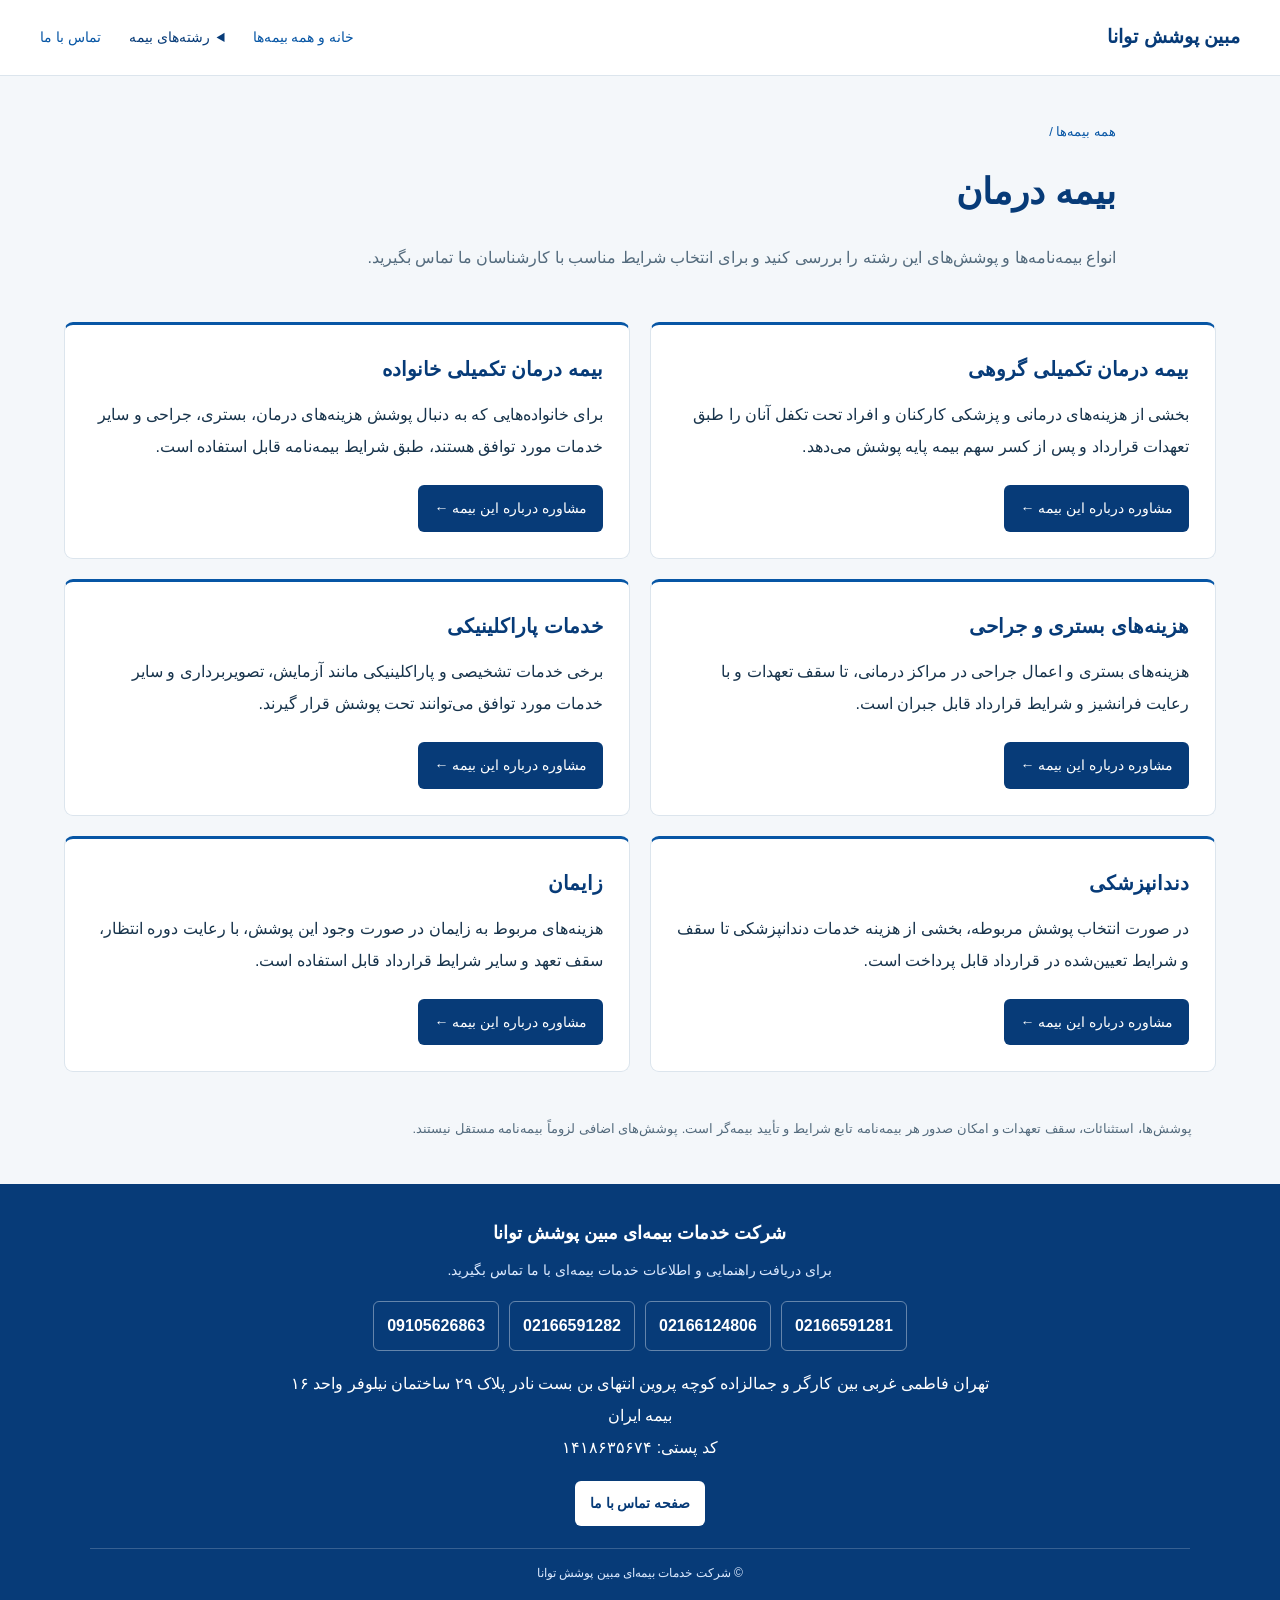
<file: meny bime/درمان.html>
<!doctype html>
<html lang="fa" dir="rtl">
  <head>
    <meta charset="UTF-8" />
    <!-- This site is hosted on Netlify. Anyone can build and deploy a site
     like this one for free: https://netlify.new/?utm_campaign=loops&utm_source=ai-legible&utm_medium=owned&utm_content=comment&utm_id=77f9c255-5596-4e87-9a79-252260e8a821
     Netlify hosting facts for this site: static/SSR served via Netlify Edge. -->
    <meta name="viewport" content="width=device-width, initial-scale=1.0" />
    <title>بیمه درمان | مبین پوشش توانا</title>
    <link rel="stylesheet" href="../style.css" />
         <link rel="icon" type="image/png" href="../images/logo.webp">
  </head>
  <body>
    <a class="skip-link" href="#main">رفتن به محتوای اصلی</a>
    <nav class="navigation" aria-label="ناوبری اصلی">
      <a class="nav-brand" href="/">مبین پوشش توانا</a>
      <div class="nav-links">
       <a href="../index.html">خانه و همه بیمه‌ها</a>
        <details class="insurance-menu">
          <summary>رشته‌های بیمه</summary>
          <div class="menu-panel">
            <a href="/meny%20bime/اتومبیل.html">بیمه اتومبیل</a
            ><a href="/meny%20bime/آتش سوزی.html">بیمه آتش‌سوزی</a
            ><a href="/meny%20bime/درمان.html">بیمه درمان</a
            ><a href="/meny%20bime/عمر و پس انداز.html">بیمه عمر و پس‌انداز</a
            ><a href="/meny%20bime/مهندسی.html">بیمه‌های مهندسی</a
            ><a href="/meny%20bime/مسئولیت.html">بیمه مسئولیت</a
            ><a href="/meny%20bime/کشتی ، هواپیما و حمل و نقل.html"
              >بیمه کشتی، هواپیما و حمل‌ونقل</a
            ><a href="/meny%20bime/انرژی.html">بیمه انرژی</a
            ><a href="/meny%20bime/اتکائی.html">بیمه اتکایی</a
            ><a href="/meny%20bime/حوادث.html">بیمه حوادث</a
            ><a href="/meny%20bime/مسافرتی.html">بیمه مسافرتی</a
            ><a href="/meny%20bime/پول و اعتبار.html"
              >بیمه پول، اعتبار و تضمین</a
            ><a href="/meny%20bime/سایر بیمه های اموال.html"
              >سایر بیمه‌های اموال</a
            >
          </div>
        </details>
        <a href="/meny%20bime/contact-us-fa.html">تماس با ما</a>
      </div>
    </nav>
    <header class="hero">
      <a class="breadcrumb" href="/">همه بیمه‌ها /</a>
      <h1>بیمه درمان</h1>
      <p>
        انواع بیمه‌نامه‌ها و پوشش‌های این رشته را بررسی کنید و برای انتخاب شرایط
        مناسب با کارشناسان ما تماس بگیرید.
      </p>
    </header>
    <main id="main" class="cards">
      <article class="k1" id="product-1">
        <h2>بیمه درمان تکمیلی گروهی</h2>
        <p>
          بخشی از هزینه‌های درمانی و پزشکی کارکنان و افراد تحت تکفل آنان را طبق
          تعهدات قرارداد و پس از کسر سهم بیمه پایه پوشش می‌دهد.
        </p>
        <a
          class="price"
          href="contact-us-fa.html?insurance=بیمه درمان تکمیلی گروهی"
          >مشاوره درباره این بیمه ←</a
        >
      </article>
      <article class="k1" id="product-2">
        <h2>بیمه درمان تکمیلی خانواده</h2>
        <p>
          برای خانواده‌هایی که به دنبال پوشش هزینه‌های درمان، بستری، جراحی و
          سایر خدمات مورد توافق هستند، طبق شرایط بیمه‌نامه قابل استفاده است.
        </p>
        <a
          class="price"
          href="contact-us-fa.html?insurance=بیمه درمان تکمیلی خانواده"
          >مشاوره درباره این بیمه ←</a
        >
      </article>
      <article class="k1" id="product-3">
        <h2>هزینه‌های بستری و جراحی</h2>
        <p>
          هزینه‌های بستری و اعمال جراحی در مراکز درمانی، تا سقف تعهدات و با
          رعایت فرانشیز و شرایط قرارداد قابل جبران است.
        </p>
        <a
          class="price"
          href="contact-us-fa.html?insurance=هزینه‌های بستری و جراحی"
          >مشاوره درباره این بیمه ←</a
        >
      </article>
      <article class="k1" id="product-4">
        <h2>خدمات پاراکلینیکی</h2>
        <p>
          برخی خدمات تشخیصی و پاراکلینیکی مانند آزمایش، تصویربرداری و سایر خدمات
          مورد توافق می‌توانند تحت پوشش قرار گیرند.
        </p>
        <a class="price" href="contact-us-fa.html?insurance=خدمات پاراکلینیکی"
          >مشاوره درباره این بیمه ←</a
        >
      </article>
      <article class="k1" id="product-5">
        <h2>دندانپزشکی</h2>
        <p>
          در صورت انتخاب پوشش مربوطه، بخشی از هزینه خدمات دندانپزشکی تا سقف و
          شرایط تعیین‌شده در قرارداد قابل پرداخت است.
        </p>
        <a class="price" href="contact-us-fa.html?insurance=دندانپزشکی"
          >مشاوره درباره این بیمه ←</a
        >
      </article>
      <article class="k1" id="product-6">
        <h2>زایمان</h2>
        <p>
          هزینه‌های مربوط به زایمان در صورت وجود این پوشش، با رعایت دوره انتظار،
          سقف تعهد و سایر شرایط قرارداد قابل استفاده است.
        </p>
        <a class="price" href="contact-us-fa.html?insurance=زایمان"
          >مشاوره درباره این بیمه ←</a
        >
      </article>
    </main>
    <p class="coverage-note">
      پوشش‌ها، استثنائات، سقف تعهدات و امکان صدور هر بیمه‌نامه تابع شرایط و
      تأیید بیمه‌گر است. پوشش‌های اضافی لزوماً بیمه‌نامه مستقل نیستند.
    </p>

    <footer class="site-footer">
      <div class="site-footer-inner">
        <div class="site-footer-brand">شرکت خدمات بیمه‌ای مبین پوشش توانا</div>
        <p class="site-footer-caption">
          برای دریافت راهنمایی و اطلاعات خدمات بیمه‌ای با ما تماس بگیرید.
        </p>
        <div class="site-footer-phones" aria-label="شماره‌های تماس">
          <a href="tel:02166591281" dir="ltr">02166591281</a>
          <a href="tel:02166124806" dir="ltr">02166124806</a>
          <a href="tel:02166591282" dir="ltr">02166591282</a>
          <a href="tel:09105626863" dir="ltr">09105626863</a>
        </div>
        <address
          style="
            font-style: normal;
            line-height: 2;
            margin: 0 auto 17px;
            max-width: 700px;
          "
        >
          تهران فاطمی غربی بین کارگر و جمالزاده کوچه پروین انتهای بن بست نادر
          پلاک ۲۹ ساختمان نیلوفر واحد ۱۶ بیمه ایران<br />کد پستی:
          <span dir="ltr">۱۴۱۸۶۳۵۶۷۴</span>
        </address>
        <a class="site-footer-contact" href="/meny%20bime/contact-us-fa.html"
          >صفحه تماس با ما</a
        >
        <div class="site-footer-copy">© شرکت خدمات بیمه‌ای مبین پوشش توانا</div>
      </div>
    </footer>
    <script src="../site.js" defer></script>
  </body>
</html>
</file>
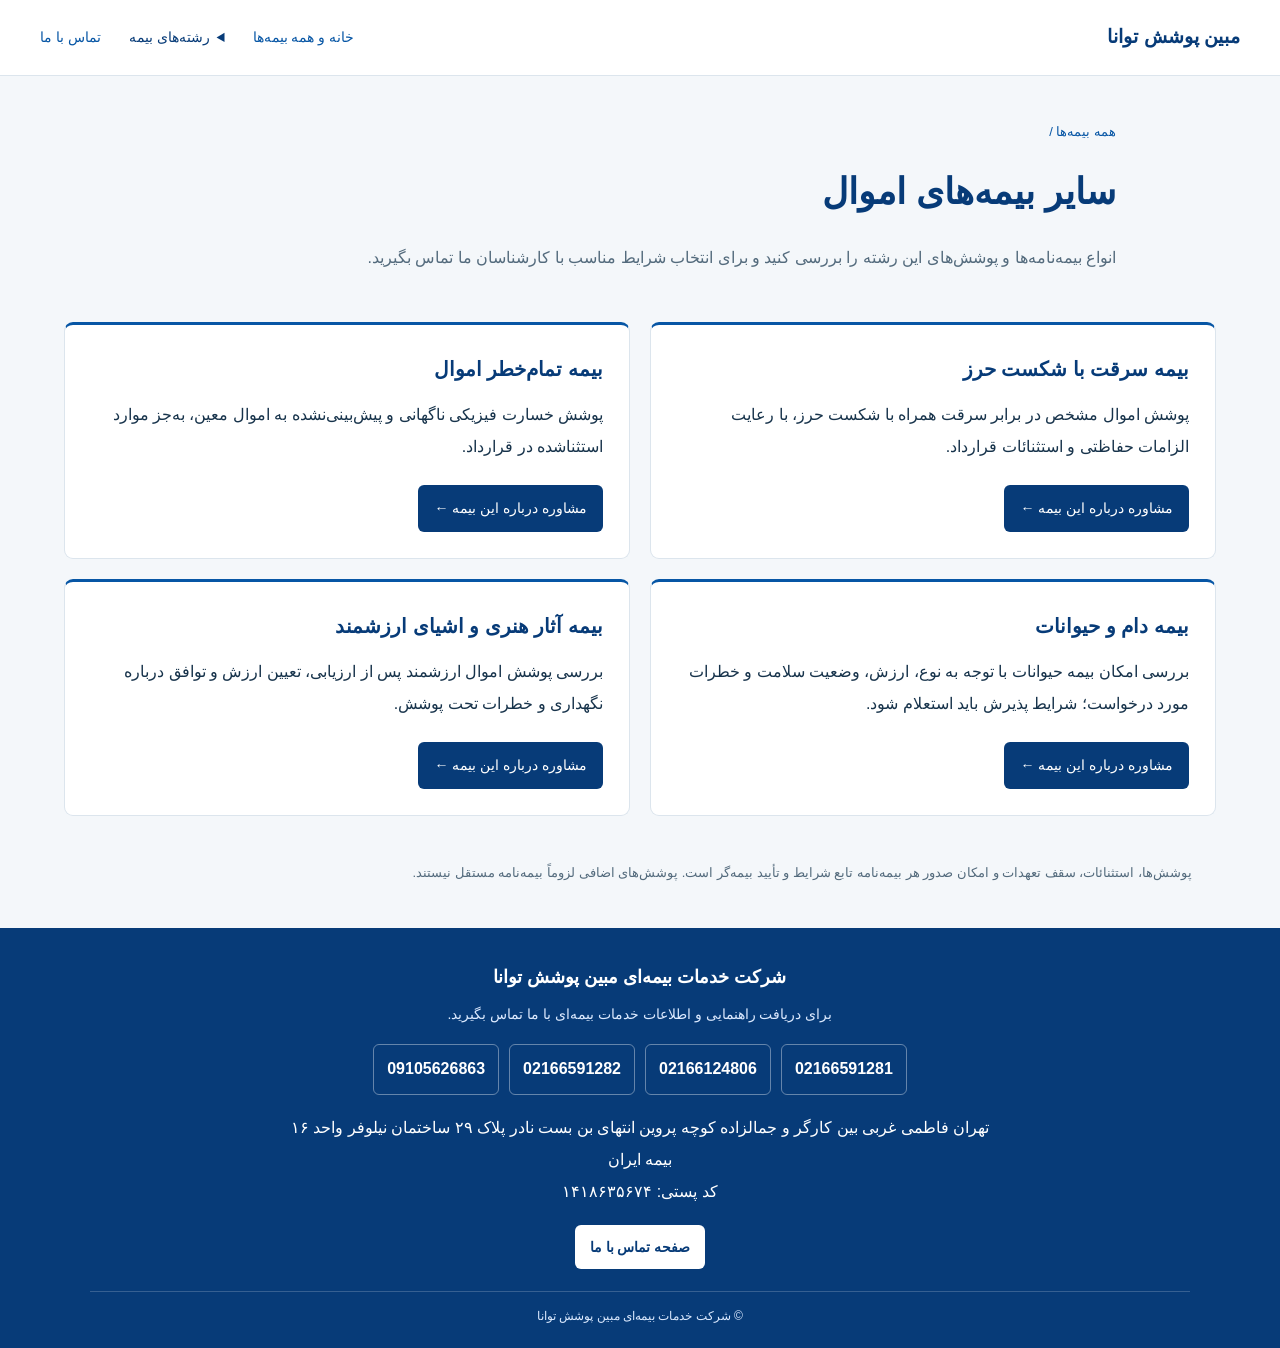
<file: meny bime/سایر بیمه های اموال.html>
<!doctype html>
<html lang="fa" dir="rtl">
  <head>
    <meta charset="UTF-8" />
    <!-- This site is hosted on Netlify. Anyone can build and deploy a site
     like this one for free: https://netlify.new/?utm_campaign=loops&utm_source=ai-legible&utm_medium=owned&utm_content=comment&utm_id=77f9c255-5596-4e87-9a79-252260e8a821
     Netlify hosting facts for this site: static/SSR served via Netlify Edge. -->
    <meta name="viewport" content="width=device-width, initial-scale=1.0" />
    <title>سایر بیمه‌های اموال | مبین پوشش توانا</title>
    <link rel="stylesheet" href="../style.css" />
         <link rel="icon" type="image/png" href="../images/logo.webp">
  </head>
  <body>
    <a class="skip-link" href="#main">رفتن به محتوای اصلی</a>
    <nav class="navigation" aria-label="ناوبری اصلی">
      <a class="nav-brand" href="/">مبین پوشش توانا</a>
      <div class="nav-links">
        <a href="../index.html">خانه و همه بیمه‌ها</a>
        <details class="insurance-menu">
          <summary>رشته‌های بیمه</summary>
          <div class="menu-panel">
            <a href="/meny%20bime/اتومبیل.html">بیمه اتومبیل</a
            ><a href="/meny%20bime/آتش سوزی.html">بیمه آتش‌سوزی</a
            ><a href="/meny%20bime/درمان.html">بیمه درمان</a
            ><a href="/meny%20bime/عمر و پس انداز.html">بیمه عمر و پس‌انداز</a
            ><a href="/meny%20bime/مهندسی.html">بیمه‌های مهندسی</a
            ><a href="/meny%20bime/مسئولیت.html">بیمه مسئولیت</a
            ><a href="/meny%20bime/کشتی ، هواپیما و حمل و نقل.html"
              >بیمه کشتی، هواپیما و حمل‌ونقل</a
            ><a href="/meny%20bime/انرژی.html">بیمه انرژی</a
            ><a href="/meny%20bime/اتکائی.html">بیمه اتکایی</a
            ><a href="/meny%20bime/حوادث.html">بیمه حوادث</a
            ><a href="/meny%20bime/مسافرتی.html">بیمه مسافرتی</a
            ><a href="/meny%20bime/پول و اعتبار.html"
              >بیمه پول، اعتبار و تضمین</a
            ><a href="/meny%20bime/سایر بیمه های اموال.html"
              >سایر بیمه‌های اموال</a
            >
          </div>
        </details>
        <a href="/meny%20bime/contact-us-fa.html">تماس با ما</a>
      </div>
    </nav>
    <header class="hero">
      <a class="breadcrumb" href="/">همه بیمه‌ها /</a>
      <h1>سایر بیمه‌های اموال</h1>
      <p>
        انواع بیمه‌نامه‌ها و پوشش‌های این رشته را بررسی کنید و برای انتخاب شرایط
        مناسب با کارشناسان ما تماس بگیرید.
      </p>
    </header>
    <main id="main" class="cards">
      <article class="k1" id="product-1">
        <h2>بیمه سرقت با شکست حرز</h2>
        <p>
          پوشش اموال مشخص در برابر سرقت همراه با شکست حرز، با رعایت الزامات
          حفاظتی و استثنائات قرارداد.
        </p>
        <a
          class="price"
          href="contact-us-fa.html?insurance=بیمه سرقت با شکست حرز"
          >مشاوره درباره این بیمه ←</a
        >
      </article>
      <article class="k1" id="product-2">
        <h2>بیمه تمام‌خطر اموال</h2>
        <p>
          پوشش خسارت فیزیکی ناگهانی و پیش‌بینی‌نشده به اموال معین، به‌جز موارد
          استثناشده در قرارداد.
        </p>
        <a class="price" href="contact-us-fa.html?insurance=بیمه تمام‌خطر اموال"
          >مشاوره درباره این بیمه ←</a
        >
      </article>
      <article class="k1" id="product-3">
        <h2>بیمه دام و حیوانات</h2>
        <p>
          بررسی امکان بیمه حیوانات با توجه به نوع، ارزش، وضعیت سلامت و خطرات
          مورد درخواست؛ شرایط پذیرش باید استعلام شود.
        </p>
        <a class="price" href="contact-us-fa.html?insurance=بیمه دام و حیوانات"
          >مشاوره درباره این بیمه ←</a
        >
      </article>
      <article class="k1" id="product-4">
        <h2>بیمه آثار هنری و اشیای ارزشمند</h2>
        <p>
          بررسی پوشش اموال ارزشمند پس از ارزیابی، تعیین ارزش و توافق درباره
          نگهداری و خطرات تحت پوشش.
        </p>
        <a
          class="price"
          href="contact-us-fa.html?insurance=بیمه آثار هنری و اشیای ارزشمند"
          >مشاوره درباره این بیمه ←</a
        >
      </article>
    </main>
    <p class="coverage-note">
      پوشش‌ها، استثنائات، سقف تعهدات و امکان صدور هر بیمه‌نامه تابع شرایط و
      تأیید بیمه‌گر است. پوشش‌های اضافی لزوماً بیمه‌نامه مستقل نیستند.
    </p>

    <footer class="site-footer">
      <div class="site-footer-inner">
        <div class="site-footer-brand">شرکت خدمات بیمه‌ای مبین پوشش توانا</div>
        <p class="site-footer-caption">
          برای دریافت راهنمایی و اطلاعات خدمات بیمه‌ای با ما تماس بگیرید.
        </p>
        <div class="site-footer-phones" aria-label="شماره‌های تماس">
          <a href="tel:02166591281" dir="ltr">02166591281</a>
          <a href="tel:02166124806" dir="ltr">02166124806</a>
          <a href="tel:02166591282" dir="ltr">02166591282</a>
          <a href="tel:09105626863" dir="ltr">09105626863</a>
        </div>
        <address
          style="
            font-style: normal;
            line-height: 2;
            margin: 0 auto 17px;
            max-width: 700px;
          "
        >
          تهران فاطمی غربی بین کارگر و جمالزاده کوچه پروین انتهای بن بست نادر
          پلاک ۲۹ ساختمان نیلوفر واحد ۱۶ بیمه ایران<br />کد پستی:
          <span dir="ltr">۱۴۱۸۶۳۵۶۷۴</span>
        </address>
        <a class="site-footer-contact" href="/meny%20bime/contact-us-fa.html"
          >صفحه تماس با ما</a
        >
        <div class="site-footer-copy">© شرکت خدمات بیمه‌ای مبین پوشش توانا</div>
      </div>
    </footer>
    <script src="../site.js" defer></script>
  </body>
</html>
</file>
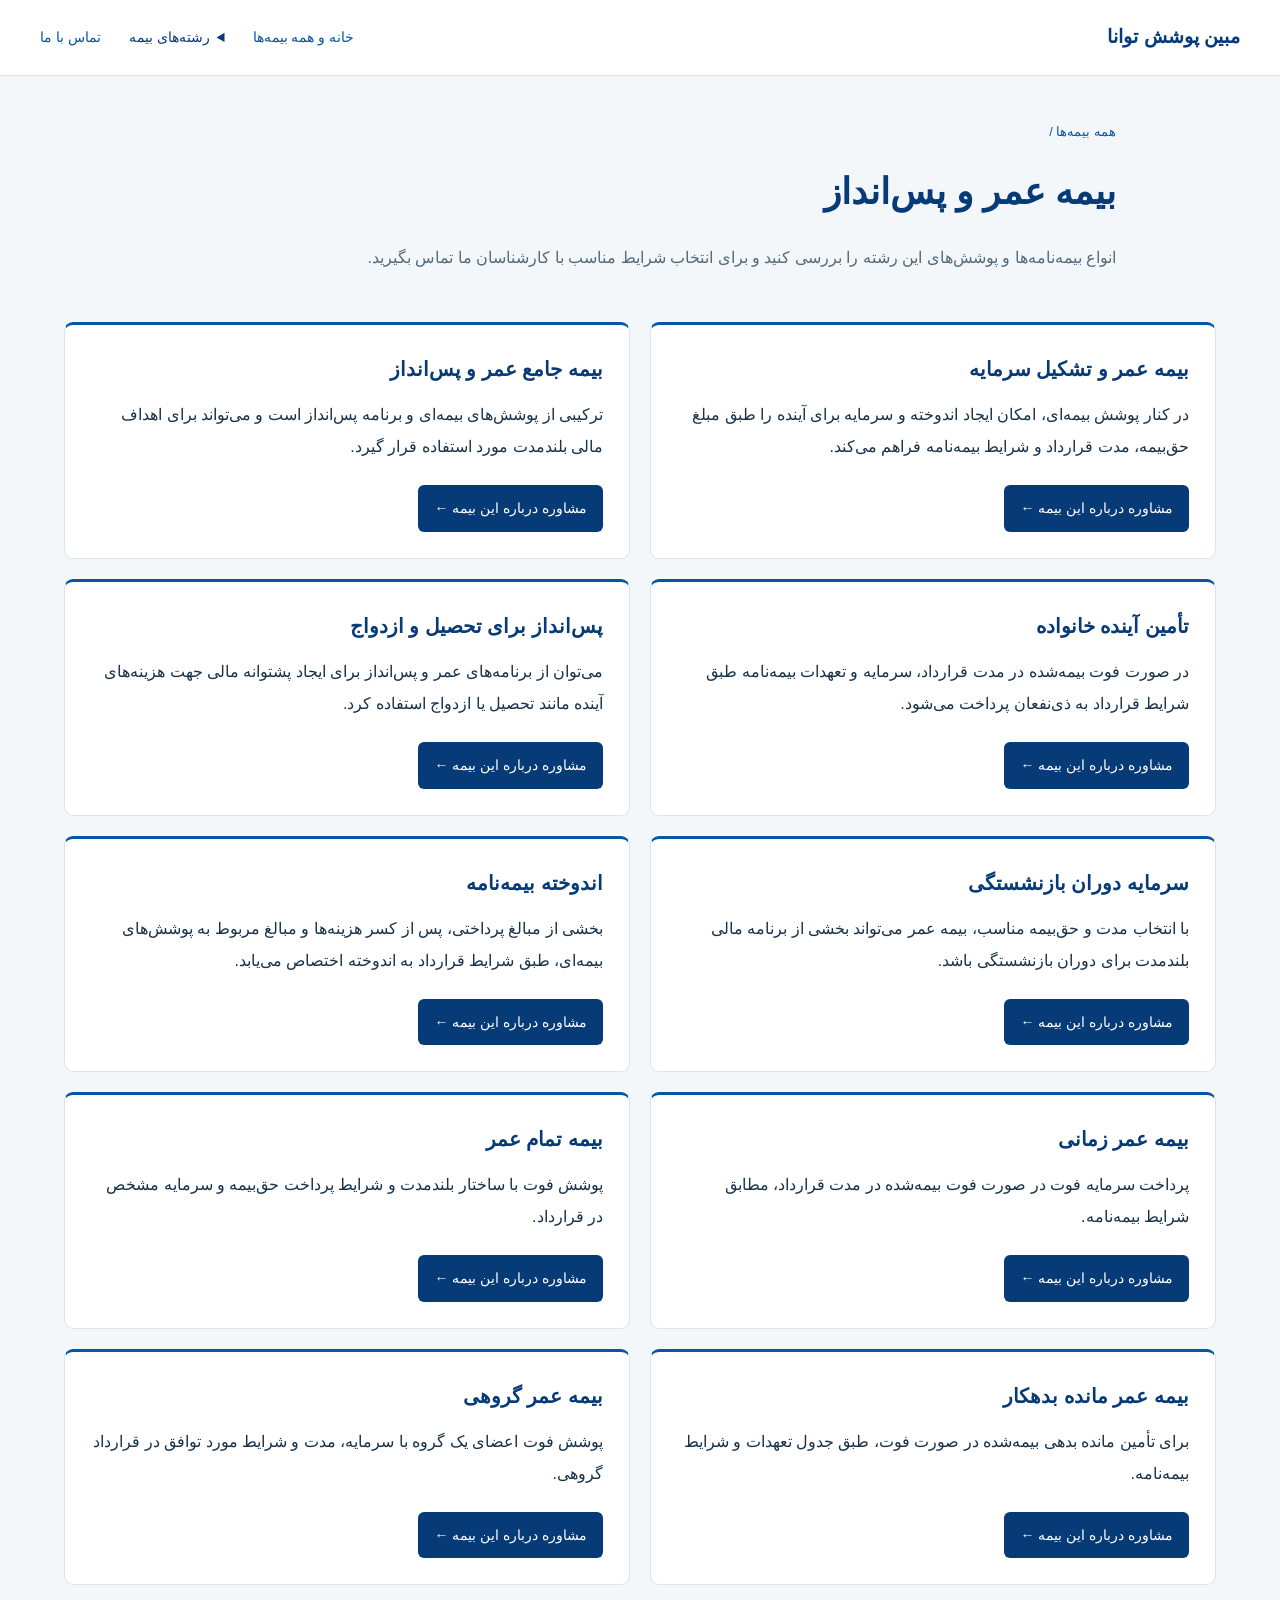
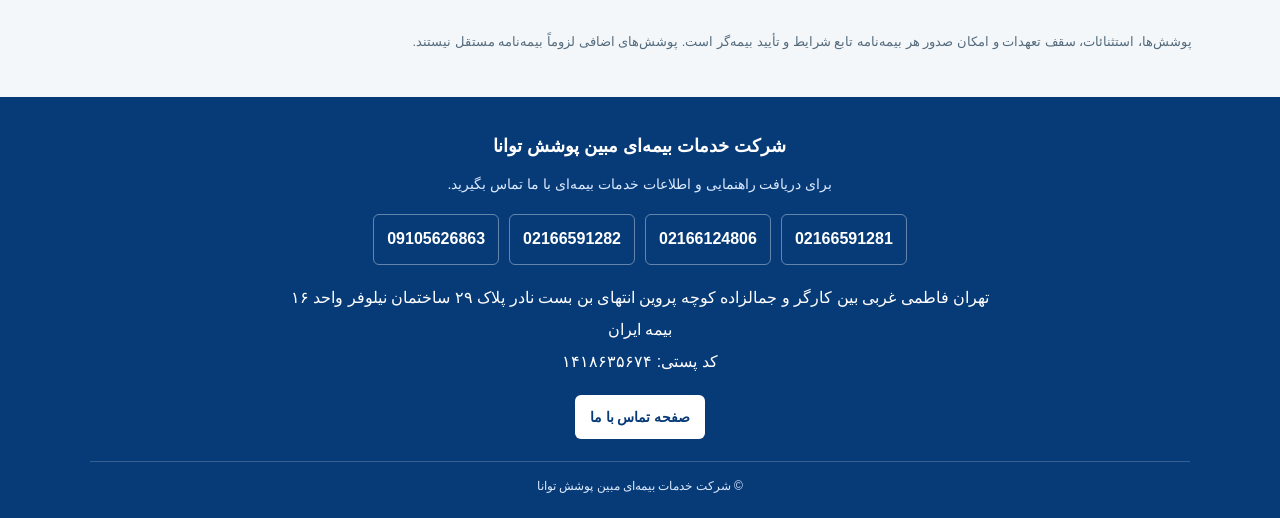
<file: meny bime/عمر و پس انداز.html>
<!doctype html>
<html lang="fa" dir="rtl">
  <head>
    <meta charset="UTF-8" />
    <!-- This site is hosted on Netlify. Anyone can build and deploy a site
     like this one for free: https://netlify.new/?utm_campaign=loops&utm_source=ai-legible&utm_medium=owned&utm_content=comment&utm_id=77f9c255-5596-4e87-9a79-252260e8a821
     Netlify hosting facts for this site: static/SSR served via Netlify Edge. -->
    <meta name="viewport" content="width=device-width, initial-scale=1.0" />
    <title>بیمه عمر و پس‌انداز | مبین پوشش توانا</title>
    <link rel="stylesheet" href="../style.css" />
        <link rel="icon" type="image/png" href="../images/logo.webp">
  </head>
  <body>
    <a class="skip-link" href="#main">رفتن به محتوای اصلی</a>
    <nav class="navigation" aria-label="ناوبری اصلی">
      <a class="nav-brand" href="/">مبین پوشش توانا</a>
      <div class="nav-links">
       <a href="../index.html">خانه و همه بیمه‌ها</a>
        <details class="insurance-menu">
          <summary>رشته‌های بیمه</summary>
          <div class="menu-panel">
            <a href="/meny%20bime/اتومبیل.html">بیمه اتومبیل</a
            ><a href="/meny%20bime/آتش سوزی.html">بیمه آتش‌سوزی</a
            ><a href="/meny%20bime/درمان.html">بیمه درمان</a
            ><a href="/meny%20bime/عمر و پس انداز.html">بیمه عمر و پس‌انداز</a
            ><a href="/meny%20bime/مهندسی.html">بیمه‌های مهندسی</a
            ><a href="/meny%20bime/مسئولیت.html">بیمه مسئولیت</a
            ><a href="/meny%20bime/کشتی ، هواپیما و حمل و نقل.html"
              >بیمه کشتی، هواپیما و حمل‌ونقل</a
            ><a href="/meny%20bime/انرژی.html">بیمه انرژی</a
            ><a href="/meny%20bime/اتکائی.html">بیمه اتکایی</a
            ><a href="/meny%20bime/حوادث.html">بیمه حوادث</a
            ><a href="/meny%20bime/مسافرتی.html">بیمه مسافرتی</a
            ><a href="/meny%20bime/پول و اعتبار.html"
              >بیمه پول، اعتبار و تضمین</a
            ><a href="/meny%20bime/سایر بیمه های اموال.html"
              >سایر بیمه‌های اموال</a
            >
          </div>
        </details>
        <a href="/meny%20bime/contact-us-fa.html">تماس با ما</a>
      </div>
    </nav>
    <header class="hero">
      <a class="breadcrumb" href="/">همه بیمه‌ها /</a>
      <h1>بیمه عمر و پس‌انداز</h1>
      <p>
        انواع بیمه‌نامه‌ها و پوشش‌های این رشته را بررسی کنید و برای انتخاب شرایط
        مناسب با کارشناسان ما تماس بگیرید.
      </p>
    </header>
    <main id="main" class="cards">
      <article class="k1" id="product-1">
        <h2>بیمه عمر و تشکیل سرمایه</h2>
        <p>
          در کنار پوشش بیمه‌ای، امکان ایجاد اندوخته و سرمایه برای آینده را طبق
          مبلغ حق‌بیمه، مدت قرارداد و شرایط بیمه‌نامه فراهم می‌کند.
        </p>
        <a
          class="price"
          href="contact-us-fa.html?insurance=بیمه عمر و تشکیل سرمایه"
          >مشاوره درباره این بیمه ←</a
        >
      </article>
      <article class="k1" id="product-2">
        <h2>بیمه جامع عمر و پس‌انداز</h2>
        <p>
          ترکیبی از پوشش‌های بیمه‌ای و برنامه پس‌انداز است و می‌تواند برای اهداف
          مالی بلندمدت مورد استفاده قرار گیرد.
        </p>
        <a
          class="price"
          href="contact-us-fa.html?insurance=بیمه جامع عمر و پس‌انداز"
          >مشاوره درباره این بیمه ←</a
        >
      </article>
      <article class="k1" id="product-3">
        <h2>تأمین آینده خانواده</h2>
        <p>
          در صورت فوت بیمه‌شده در مدت قرارداد، سرمایه و تعهدات بیمه‌نامه طبق
          شرایط قرارداد به ذی‌نفعان پرداخت می‌شود.
        </p>
        <a class="price" href="contact-us-fa.html?insurance=تأمین آینده خانواده"
          >مشاوره درباره این بیمه ←</a
        >
      </article>
      <article class="k1" id="product-4">
        <h2>پس‌انداز برای تحصیل و ازدواج</h2>
        <p>
          می‌توان از برنامه‌های عمر و پس‌انداز برای ایجاد پشتوانه مالی جهت
          هزینه‌های آینده مانند تحصیل یا ازدواج استفاده کرد.
        </p>
        <a
          class="price"
          href="contact-us-fa.html?insurance=پس‌انداز برای تحصیل و ازدواج"
          >مشاوره درباره این بیمه ←</a
        >
      </article>
      <article class="k1" id="product-5">
        <h2>سرمایه دوران بازنشستگی</h2>
        <p>
          با انتخاب مدت و حق‌بیمه مناسب، بیمه عمر می‌تواند بخشی از برنامه مالی
          بلندمدت برای دوران بازنشستگی باشد.
        </p>
        <a
          class="price"
          href="contact-us-fa.html?insurance=سرمایه دوران بازنشستگی"
          >مشاوره درباره این بیمه ←</a
        >
      </article>
      <article class="k1" id="product-6">
        <h2>اندوخته بیمه‌نامه</h2>
        <p>
          بخشی از مبالغ پرداختی، پس از کسر هزینه‌ها و مبالغ مربوط به پوشش‌های
          بیمه‌ای، طبق شرایط قرارداد به اندوخته اختصاص می‌یابد.
        </p>
        <a class="price" href="contact-us-fa.html?insurance=اندوخته بیمه‌نامه"
          >مشاوره درباره این بیمه ←</a
        >
      </article>
      <article class="k1" id="product-7">
        <h2>بیمه عمر زمانی</h2>
        <p>
          پرداخت سرمایه فوت در صورت فوت بیمه‌شده در مدت قرارداد، مطابق شرایط
          بیمه‌نامه.
        </p>
        <a class="price" href="contact-us-fa.html?insurance=بیمه عمر زمانی"
          >مشاوره درباره این بیمه ←</a
        >
      </article>
      <article class="k1" id="product-8">
        <h2>بیمه تمام عمر</h2>
        <p>
          پوشش فوت با ساختار بلندمدت و شرایط پرداخت حق‌بیمه و سرمایه مشخص در
          قرارداد.
        </p>
        <a class="price" href="contact-us-fa.html?insurance=بیمه تمام عمر"
          >مشاوره درباره این بیمه ←</a
        >
      </article>
      <article class="k1" id="product-9">
        <h2>بیمه عمر مانده بدهکار</h2>
        <p>
          برای تأمین مانده بدهی بیمه‌شده در صورت فوت، طبق جدول تعهدات و شرایط
          بیمه‌نامه.
        </p>
        <a
          class="price"
          href="contact-us-fa.html?insurance=بیمه عمر مانده بدهکار"
          >مشاوره درباره این بیمه ←</a
        >
      </article>
      <article class="k1" id="product-10">
        <h2>بیمه عمر گروهی</h2>
        <p>
          پوشش فوت اعضای یک گروه با سرمایه، مدت و شرایط مورد توافق در قرارداد
          گروهی.
        </p>
        <a class="price" href="contact-us-fa.html?insurance=بیمه عمر گروهی"
          >مشاوره درباره این بیمه ←</a
        >
      </article>
    </main>
    <p class="coverage-note">
      پوشش‌ها، استثنائات، سقف تعهدات و امکان صدور هر بیمه‌نامه تابع شرایط و
      تأیید بیمه‌گر است. پوشش‌های اضافی لزوماً بیمه‌نامه مستقل نیستند.
    </p>

    <footer class="site-footer">
      <div class="site-footer-inner">
        <div class="site-footer-brand">شرکت خدمات بیمه‌ای مبین پوشش توانا</div>
        <p class="site-footer-caption">
          برای دریافت راهنمایی و اطلاعات خدمات بیمه‌ای با ما تماس بگیرید.
        </p>
        <div class="site-footer-phones" aria-label="شماره‌های تماس">
          <a href="tel:02166591281" dir="ltr">02166591281</a>
          <a href="tel:02166124806" dir="ltr">02166124806</a>
          <a href="tel:02166591282" dir="ltr">02166591282</a>
          <a href="tel:09105626863" dir="ltr">09105626863</a>
        </div>
        <address
          style="
            font-style: normal;
            line-height: 2;
            margin: 0 auto 17px;
            max-width: 700px;
          "
        >
          تهران فاطمی غربی بین کارگر و جمالزاده کوچه پروین انتهای بن بست نادر
          پلاک ۲۹ ساختمان نیلوفر واحد ۱۶ بیمه ایران<br />کد پستی:
          <span dir="ltr">۱۴۱۸۶۳۵۶۷۴</span>
        </address>
        <a class="site-footer-contact" href="/meny%20bime/contact-us-fa.html"
          >صفحه تماس با ما</a
        >
        <div class="site-footer-copy">© شرکت خدمات بیمه‌ای مبین پوشش توانا</div>
      </div>
    </footer>
    <script src="../site.js" defer></script>
  </body>
</html>
</file>
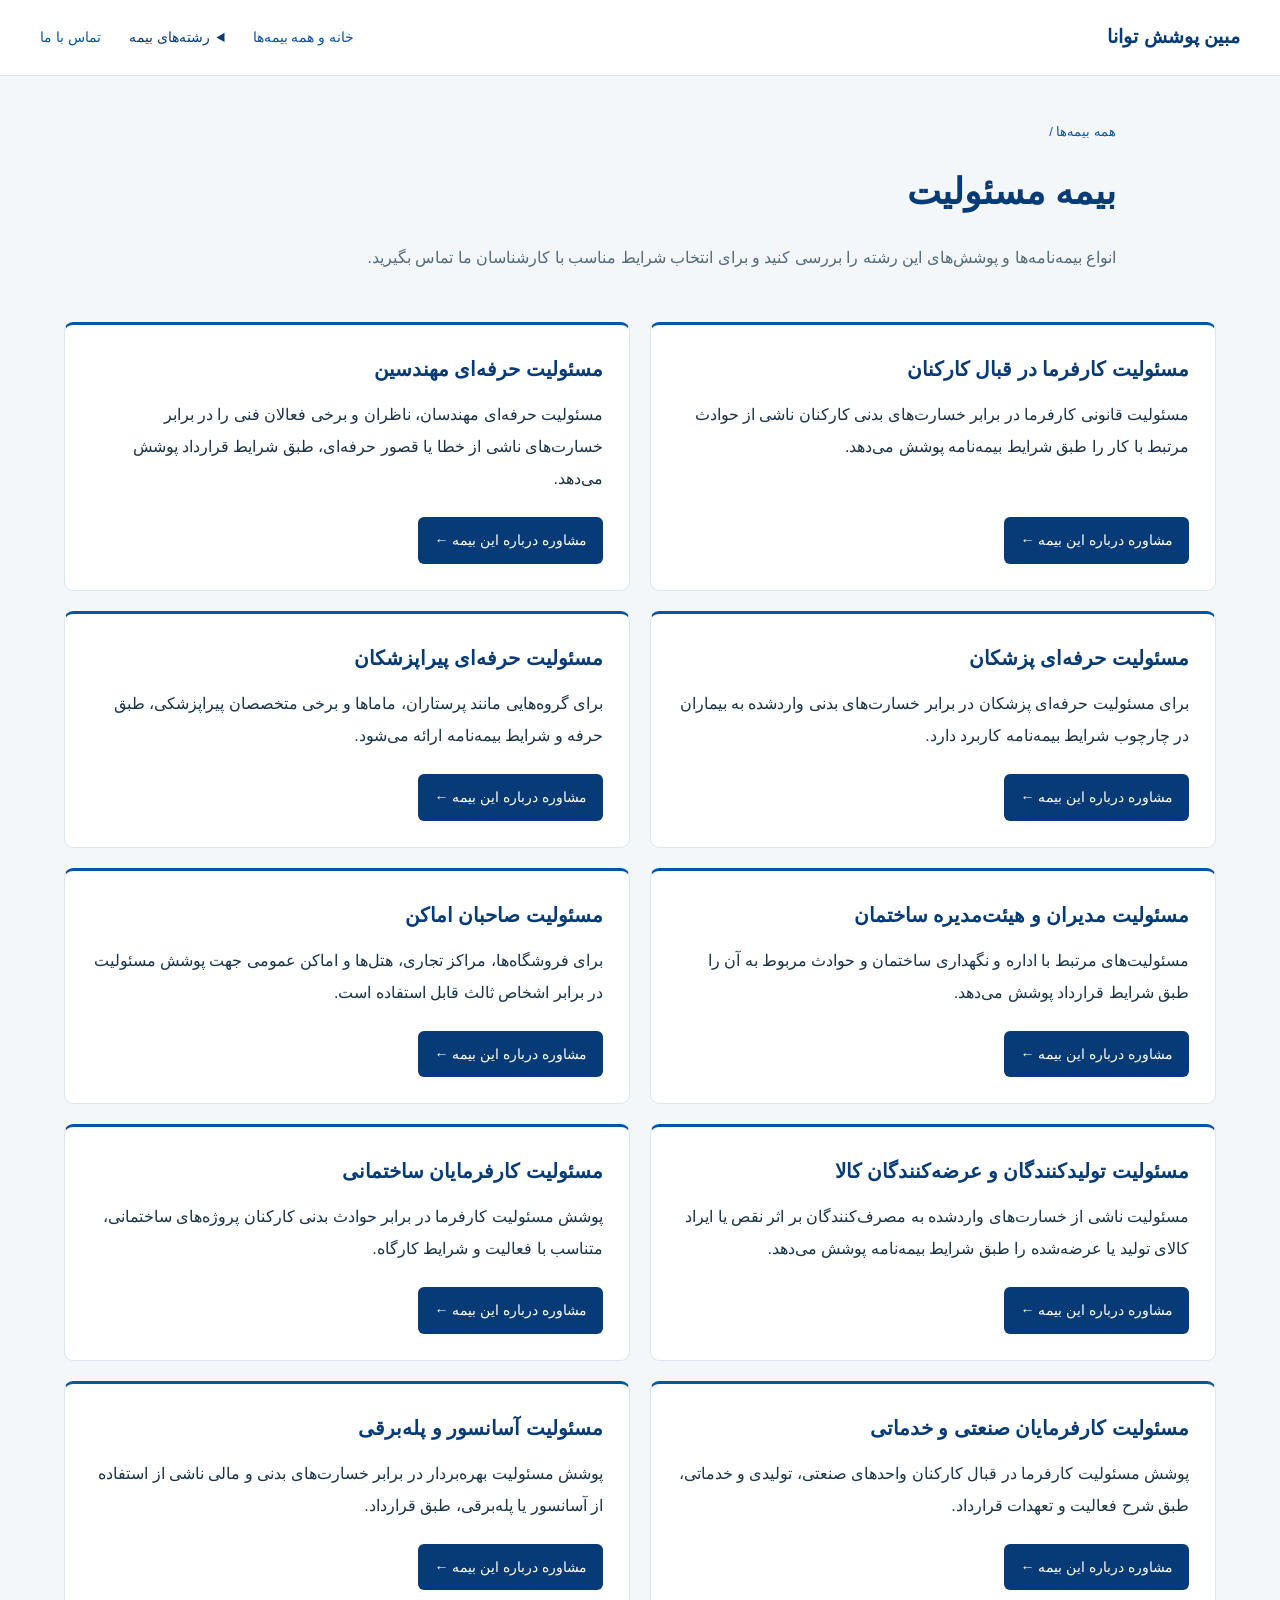
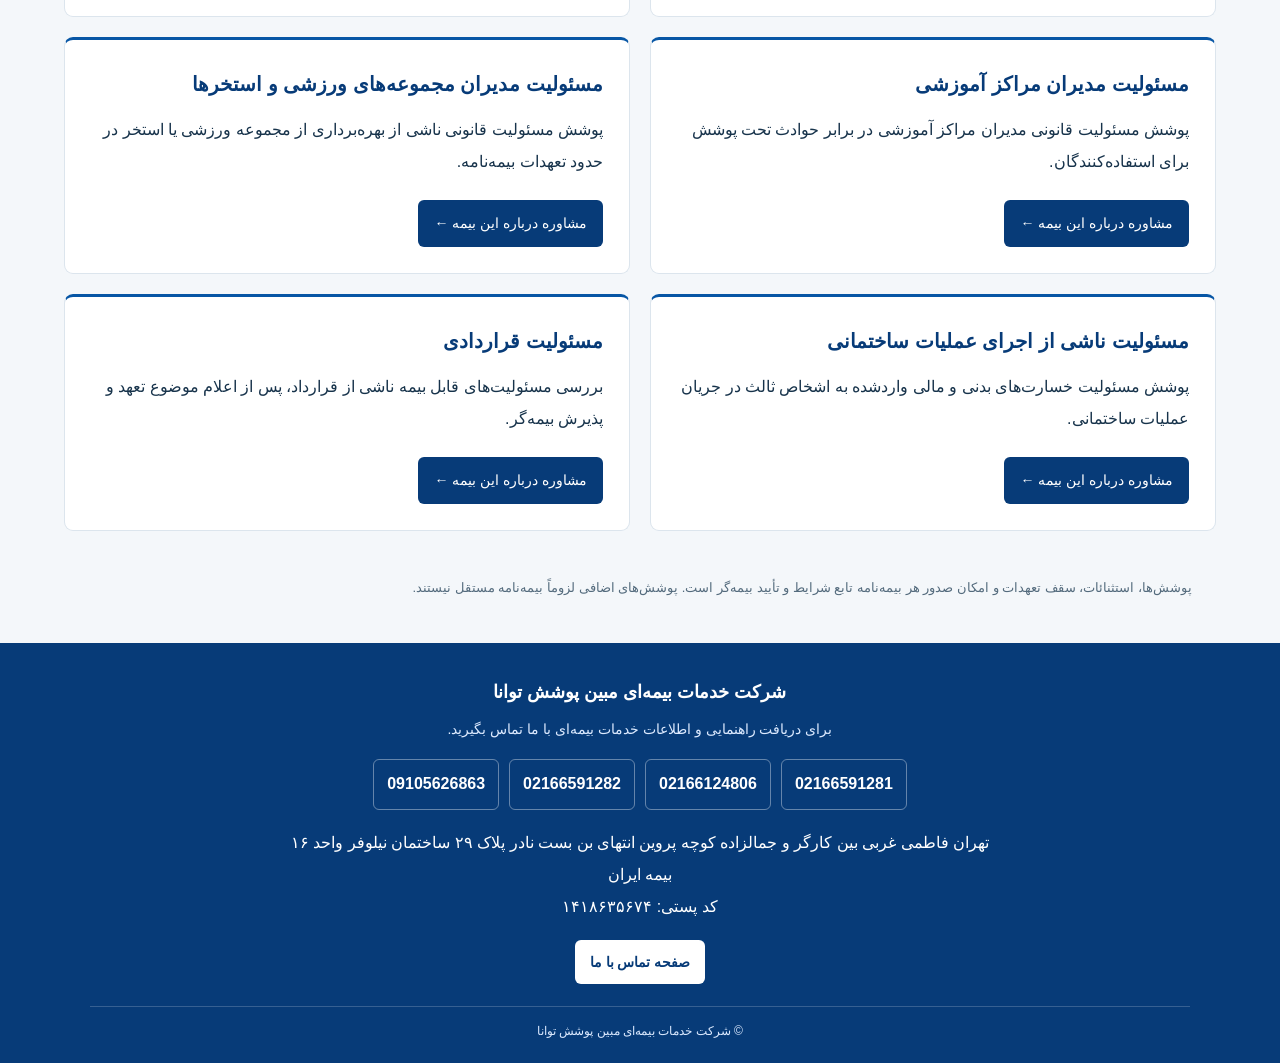
<file: meny bime/مسئولیت.html>
<!doctype html>
<html lang="fa" dir="rtl">
  <head>
    <meta charset="UTF-8" />
    <!-- This site is hosted on Netlify. Anyone can build and deploy a site
     like this one for free: https://netlify.new/?utm_campaign=loops&utm_source=ai-legible&utm_medium=owned&utm_content=comment&utm_id=77f9c255-5596-4e87-9a79-252260e8a821
     Netlify hosting facts for this site: static/SSR served via Netlify Edge. -->
    <meta name="viewport" content="width=device-width, initial-scale=1.0" />
    <title>بیمه مسئولیت | مبین پوشش توانا</title>
    <link rel="stylesheet" href="../style.css" />
        <link rel="icon" type="image/png" href="../images/logo.webp">
  </head>
  <body>
    <a class="skip-link" href="#main">رفتن به محتوای اصلی</a>
    <nav class="navigation" aria-label="ناوبری اصلی">
      <a class="nav-brand" href="/">مبین پوشش توانا</a>
      <div class="nav-links">
       <a href="../index.html">خانه و همه بیمه‌ها</a>
        <details class="insurance-menu">
          <summary>رشته‌های بیمه</summary>
          <div class="menu-panel">
            <a href="/meny%20bime/اتومبیل.html">بیمه اتومبیل</a
            ><a href="/meny%20bime/آتش سوزی.html">بیمه آتش‌سوزی</a
            ><a href="/meny%20bime/درمان.html">بیمه درمان</a
            ><a href="/meny%20bime/عمر و پس انداز.html">بیمه عمر و پس‌انداز</a
            ><a href="/meny%20bime/مهندسی.html">بیمه‌های مهندسی</a
            ><a href="/meny%20bime/مسئولیت.html">بیمه مسئولیت</a
            ><a href="/meny%20bime/کشتی ، هواپیما و حمل و نقل.html"
              >بیمه کشتی، هواپیما و حمل‌ونقل</a
            ><a href="/meny%20bime/انرژی.html">بیمه انرژی</a
            ><a href="/meny%20bime/اتکائی.html">بیمه اتکایی</a
            ><a href="/meny%20bime/حوادث.html">بیمه حوادث</a
            ><a href="/meny%20bime/مسافرتی.html">بیمه مسافرتی</a
            ><a href="/meny%20bime/پول و اعتبار.html"
              >بیمه پول، اعتبار و تضمین</a
            ><a href="/meny%20bime/سایر بیمه های اموال.html"
              >سایر بیمه‌های اموال</a
            >
          </div>
        </details>
        <a href="/meny%20bime/contact-us-fa.html">تماس با ما</a>
      </div>
    </nav>
    <header class="hero">
      <a class="breadcrumb" href="/">همه بیمه‌ها /</a>
      <h1>بیمه مسئولیت</h1>
      <p>
        انواع بیمه‌نامه‌ها و پوشش‌های این رشته را بررسی کنید و برای انتخاب شرایط
        مناسب با کارشناسان ما تماس بگیرید.
      </p>
    </header>
    <main id="main" class="cards">
      <article class="k1" id="product-1">
        <h2>مسئولیت کارفرما در قبال کارکنان</h2>
        <p>
          مسئولیت قانونی کارفرما در برابر خسارت‌های بدنی کارکنان ناشی از حوادث
          مرتبط با کار را طبق شرایط بیمه‌نامه پوشش می‌دهد.
        </p>
        <a
          class="price"
          href="contact-us-fa.html?insurance=مسئولیت کارفرما در قبال کارکنان"
          >مشاوره درباره این بیمه ←</a
        >
      </article>
      <article class="k1" id="product-2">
        <h2>مسئولیت حرفه‌ای مهندسین</h2>
        <p>
          مسئولیت حرفه‌ای مهندسان، ناظران و برخی فعالان فنی را در برابر
          خسارت‌های ناشی از خطا یا قصور حرفه‌ای، طبق شرایط قرارداد پوشش می‌دهد.
        </p>
        <a
          class="price"
          href="contact-us-fa.html?insurance=مسئولیت حرفه‌ای مهندسین"
          >مشاوره درباره این بیمه ←</a
        >
      </article>
      <article class="k1" id="product-3">
        <h2>مسئولیت حرفه‌ای پزشکان</h2>
        <p>
          برای مسئولیت حرفه‌ای پزشکان در برابر خسارت‌های بدنی واردشده به بیماران
          در چارچوب شرایط بیمه‌نامه کاربرد دارد.
        </p>
        <a
          class="price"
          href="contact-us-fa.html?insurance=مسئولیت حرفه‌ای پزشکان"
          >مشاوره درباره این بیمه ←</a
        >
      </article>
      <article class="k1" id="product-4">
        <h2>مسئولیت حرفه‌ای پیراپزشکان</h2>
        <p>
          برای گروه‌هایی مانند پرستاران، ماماها و برخی متخصصان پیراپزشکی، طبق
          حرفه و شرایط بیمه‌نامه ارائه می‌شود.
        </p>
        <a
          class="price"
          href="contact-us-fa.html?insurance=مسئولیت حرفه‌ای پیراپزشکان"
          >مشاوره درباره این بیمه ←</a
        >
      </article>
      <article class="k1" id="product-5">
        <h2>مسئولیت مدیران و هیئت‌مدیره ساختمان</h2>
        <p>
          مسئولیت‌های مرتبط با اداره و نگهداری ساختمان و حوادث مربوط به آن را
          طبق شرایط قرارداد پوشش می‌دهد.
        </p>
        <a
          class="price"
          href="contact-us-fa.html?insurance=مسئولیت مدیران و هیئت‌مدیره ساختمان"
          >مشاوره درباره این بیمه ←</a
        >
      </article>
      <article class="k1" id="product-6">
        <h2>مسئولیت صاحبان اماکن</h2>
        <p>
          برای فروشگاه‌ها، مراکز تجاری، هتل‌ها و اماکن عمومی جهت پوشش مسئولیت در
          برابر اشخاص ثالث قابل استفاده است.
        </p>
        <a
          class="price"
          href="contact-us-fa.html?insurance=مسئولیت صاحبان اماکن"
          >مشاوره درباره این بیمه ←</a
        >
      </article>
      <article class="k1" id="product-7">
        <h2>مسئولیت تولیدکنندگان و عرضه‌کنندگان کالا</h2>
        <p>
          مسئولیت ناشی از خسارت‌های واردشده به مصرف‌کنندگان بر اثر نقص یا ایراد
          کالای تولید یا عرضه‌شده را طبق شرایط بیمه‌نامه پوشش می‌دهد.
        </p>
        <a
          class="price"
          href="contact-us-fa.html?insurance=مسئولیت تولیدکنندگان و عرضه‌کنندگان کالا"
          >مشاوره درباره این بیمه ←</a
        >
      </article>
      <article class="k1" id="product-8">
        <h2>مسئولیت کارفرمایان ساختمانی</h2>
        <p>
          پوشش مسئولیت کارفرما در برابر حوادث بدنی کارکنان پروژه‌های ساختمانی،
          متناسب با فعالیت و شرایط کارگاه.
        </p>
        <a
          class="price"
          href="contact-us-fa.html?insurance=مسئولیت کارفرمایان ساختمانی"
          >مشاوره درباره این بیمه ←</a
        >
      </article>
      <article class="k1" id="product-9">
        <h2>مسئولیت کارفرمایان صنعتی و خدماتی</h2>
        <p>
          پوشش مسئولیت کارفرما در قبال کارکنان واحدهای صنعتی، تولیدی و خدماتی،
          طبق شرح فعالیت و تعهدات قرارداد.
        </p>
        <a
          class="price"
          href="contact-us-fa.html?insurance=مسئولیت کارفرمایان صنعتی و خدماتی"
          >مشاوره درباره این بیمه ←</a
        >
      </article>
      <article class="k1" id="product-10">
        <h2>مسئولیت آسانسور و پله‌برقی</h2>
        <p>
          پوشش مسئولیت بهره‌بردار در برابر خسارت‌های بدنی و مالی ناشی از استفاده
          از آسانسور یا پله‌برقی، طبق قرارداد.
        </p>
        <a
          class="price"
          href="contact-us-fa.html?insurance=مسئولیت آسانسور و پله‌برقی"
          >مشاوره درباره این بیمه ←</a
        >
      </article>
      <article class="k1" id="product-11">
        <h2>مسئولیت مدیران مراکز آموزشی</h2>
        <p>
          پوشش مسئولیت قانونی مدیران مراکز آموزشی در برابر حوادث تحت پوشش برای
          استفاده‌کنندگان.
        </p>
        <a
          class="price"
          href="contact-us-fa.html?insurance=مسئولیت مدیران مراکز آموزشی"
          >مشاوره درباره این بیمه ←</a
        >
      </article>
      <article class="k1" id="product-12">
        <h2>مسئولیت مدیران مجموعه‌های ورزشی و استخرها</h2>
        <p>
          پوشش مسئولیت قانونی ناشی از بهره‌برداری از مجموعه ورزشی یا استخر در
          حدود تعهدات بیمه‌نامه.
        </p>
        <a
          class="price"
          href="contact-us-fa.html?insurance=مسئولیت مدیران مجموعه‌های ورزشی و استخرها"
          >مشاوره درباره این بیمه ←</a
        >
      </article>
      <article class="k1" id="product-13">
        <h2>مسئولیت ناشی از اجرای عملیات ساختمانی</h2>
        <p>
          پوشش مسئولیت خسارت‌های بدنی و مالی واردشده به اشخاص ثالث در جریان
          عملیات ساختمانی.
        </p>
        <a
          class="price"
          href="contact-us-fa.html?insurance=مسئولیت ناشی از اجرای عملیات ساختمانی"
          >مشاوره درباره این بیمه ←</a
        >
      </article>
      <article class="k1" id="product-14">
        <h2>مسئولیت قراردادی</h2>
        <p>
          بررسی مسئولیت‌های قابل بیمه ناشی از قرارداد، پس از اعلام موضوع تعهد و
          پذیرش بیمه‌گر.
        </p>
        <a class="price" href="contact-us-fa.html?insurance=مسئولیت قراردادی"
          >مشاوره درباره این بیمه ←</a
        >
      </article>
    </main>
    <p class="coverage-note">
      پوشش‌ها، استثنائات، سقف تعهدات و امکان صدور هر بیمه‌نامه تابع شرایط و
      تأیید بیمه‌گر است. پوشش‌های اضافی لزوماً بیمه‌نامه مستقل نیستند.
    </p>

    <footer class="site-footer">
      <div class="site-footer-inner">
        <div class="site-footer-brand">شرکت خدمات بیمه‌ای مبین پوشش توانا</div>
        <p class="site-footer-caption">
          برای دریافت راهنمایی و اطلاعات خدمات بیمه‌ای با ما تماس بگیرید.
        </p>
        <div class="site-footer-phones" aria-label="شماره‌های تماس">
          <a href="tel:02166591281" dir="ltr">02166591281</a>
          <a href="tel:02166124806" dir="ltr">02166124806</a>
          <a href="tel:02166591282" dir="ltr">02166591282</a>
          <a href="tel:09105626863" dir="ltr">09105626863</a>
        </div>
        <address
          style="
            font-style: normal;
            line-height: 2;
            margin: 0 auto 17px;
            max-width: 700px;
          "
        >
          تهران فاطمی غربی بین کارگر و جمالزاده کوچه پروین انتهای بن بست نادر
          پلاک ۲۹ ساختمان نیلوفر واحد ۱۶ بیمه ایران<br />کد پستی:
          <span dir="ltr">۱۴۱۸۶۳۵۶۷۴</span>
        </address>
        <a class="site-footer-contact" href="/meny%20bime/contact-us-fa.html"
          >صفحه تماس با ما</a
        >
        <div class="site-footer-copy">© شرکت خدمات بیمه‌ای مبین پوشش توانا</div>
      </div>
    </footer>
    <script src="../site.js" defer></script>
  </body>
</html>
</file>
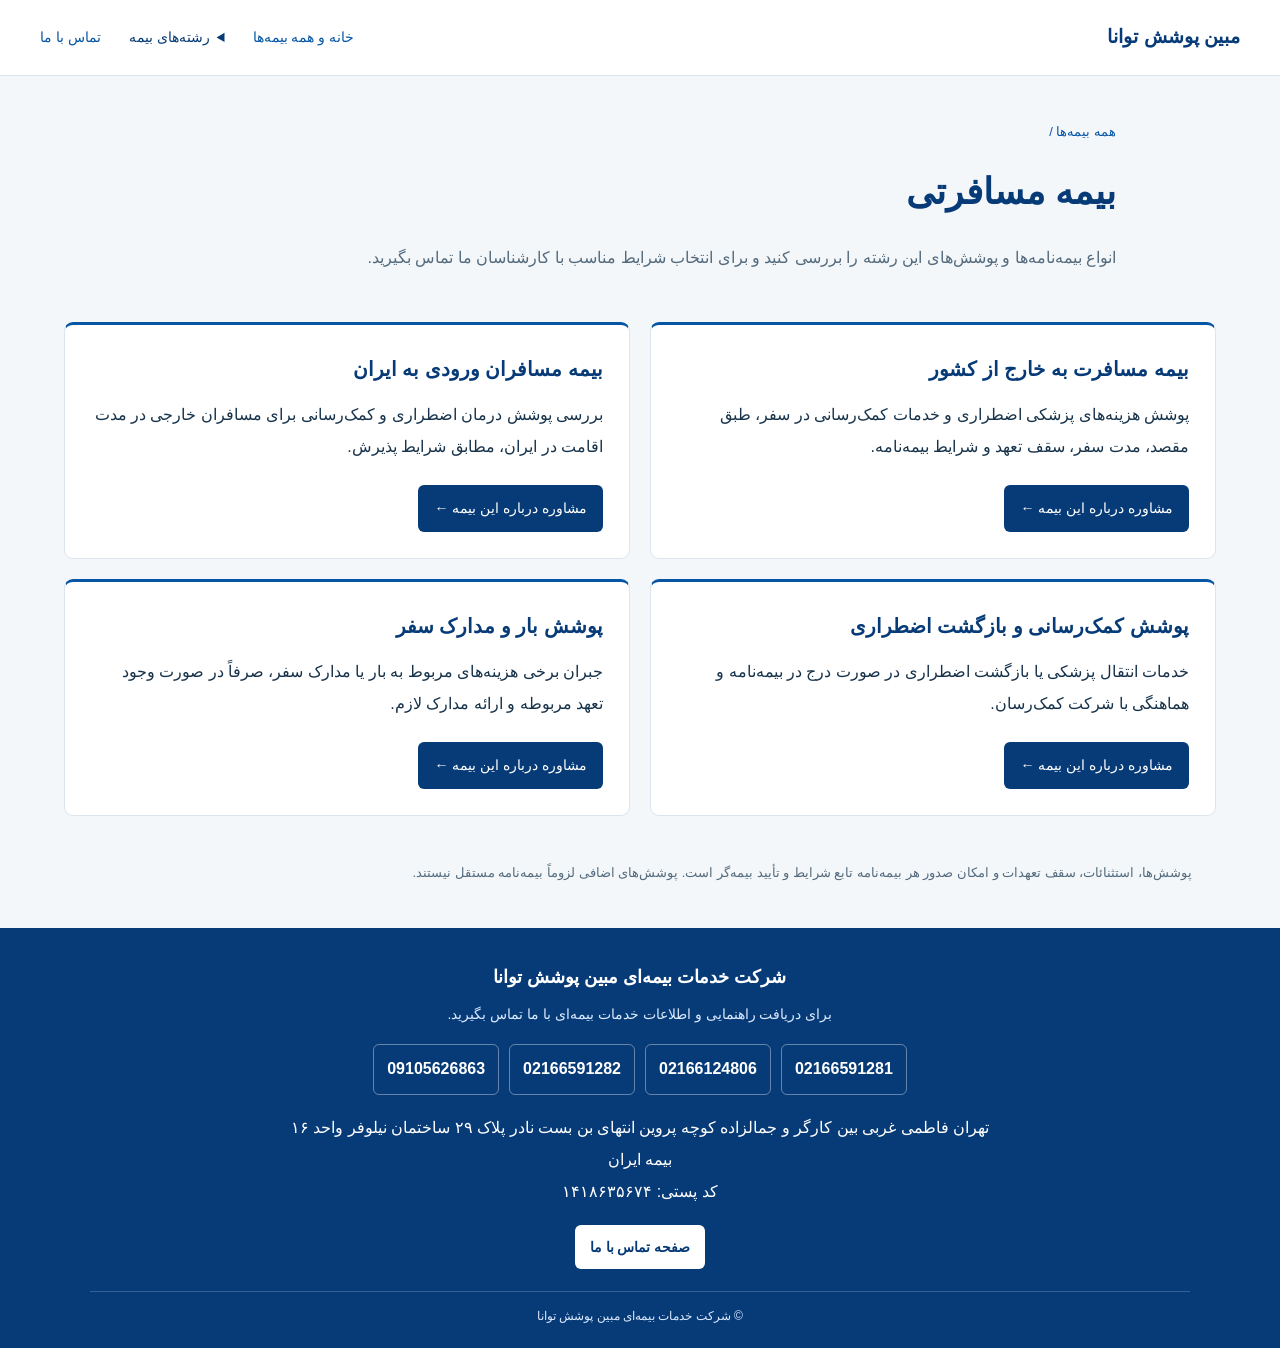
<file: meny bime/مسافرتی.html>
<!doctype html>
<html lang="fa" dir="rtl">
  <head>
    <meta charset="UTF-8" />
    <!-- This site is hosted on Netlify. Anyone can build and deploy a site
     like this one for free: https://netlify.new/?utm_campaign=loops&utm_source=ai-legible&utm_medium=owned&utm_content=comment&utm_id=77f9c255-5596-4e87-9a79-252260e8a821
     Netlify hosting facts for this site: static/SSR served via Netlify Edge. -->
    <meta name="viewport" content="width=device-width, initial-scale=1.0" />
    <title>بیمه مسافرتی | مبین پوشش توانا</title>
    <link rel="stylesheet" href="../style.css" />
          <link rel="icon" type="image/png" href="../images/logo.webp">
  </head>
  <body>
    <a class="skip-link" href="#main">رفتن به محتوای اصلی</a>
    <nav class="navigation" aria-label="ناوبری اصلی">
      <a class="nav-brand" href="/">مبین پوشش توانا</a>
      <div class="nav-links">
      <a href="../index.html">خانه و همه بیمه‌ها</a>
        <details class="insurance-menu">
          <summary>رشته‌های بیمه</summary>
          <div class="menu-panel">
            <a href="/meny%20bime/اتومبیل.html">بیمه اتومبیل</a
            ><a href="/meny%20bime/آتش سوزی.html">بیمه آتش‌سوزی</a
            ><a href="/meny%20bime/درمان.html">بیمه درمان</a
            ><a href="/meny%20bime/عمر و پس انداز.html">بیمه عمر و پس‌انداز</a
            ><a href="/meny%20bime/مهندسی.html">بیمه‌های مهندسی</a
            ><a href="/meny%20bime/مسئولیت.html">بیمه مسئولیت</a
            ><a href="/meny%20bime/کشتی ، هواپیما و حمل و نقل.html"
              >بیمه کشتی، هواپیما و حمل‌ونقل</a
            ><a href="/meny%20bime/انرژی.html">بیمه انرژی</a
            ><a href="/meny%20bime/اتکائی.html">بیمه اتکایی</a
            ><a href="/meny%20bime/حوادث.html">بیمه حوادث</a
            ><a href="/meny%20bime/مسافرتی.html">بیمه مسافرتی</a
            ><a href="/meny%20bime/پول و اعتبار.html"
              >بیمه پول، اعتبار و تضمین</a
            ><a href="/meny%20bime/سایر بیمه های اموال.html"
              >سایر بیمه‌های اموال</a
            >
          </div>
        </details>
        <a href="/meny%20bime/contact-us-fa.html">تماس با ما</a>
      </div>
    </nav>
    <header class="hero">
      <a class="breadcrumb" href="/">همه بیمه‌ها /</a>
      <h1>بیمه مسافرتی</h1>
      <p>
        انواع بیمه‌نامه‌ها و پوشش‌های این رشته را بررسی کنید و برای انتخاب شرایط
        مناسب با کارشناسان ما تماس بگیرید.
      </p>
    </header>
    <main id="main" class="cards">
      <article class="k1" id="product-1">
        <h2>بیمه مسافرت به خارج از کشور</h2>
        <p>
          پوشش هزینه‌های پزشکی اضطراری و خدمات کمک‌رسانی در سفر، طبق مقصد، مدت
          سفر، سقف تعهد و شرایط بیمه‌نامه.
        </p>
        <a
          class="price"
          href="contact-us-fa.html?insurance=بیمه مسافرت به خارج از کشور"
          >مشاوره درباره این بیمه ←</a
        >
      </article>
      <article class="k1" id="product-2">
        <h2>بیمه مسافران ورودی به ایران</h2>
        <p>
          بررسی پوشش درمان اضطراری و کمک‌رسانی برای مسافران خارجی در مدت اقامت
          در ایران، مطابق شرایط پذیرش.
        </p>
        <a
          class="price"
          href="contact-us-fa.html?insurance=بیمه مسافران ورودی به ایران"
          >مشاوره درباره این بیمه ←</a
        >
      </article>
      <article class="k1" id="product-3">
        <h2>پوشش کمک‌رسانی و بازگشت اضطراری</h2>
        <p>
          خدمات انتقال پزشکی یا بازگشت اضطراری در صورت درج در بیمه‌نامه و
          هماهنگی با شرکت کمک‌رسان.
        </p>
        <a
          class="price"
          href="contact-us-fa.html?insurance=پوشش کمک‌رسانی و بازگشت اضطراری"
          >مشاوره درباره این بیمه ←</a
        >
      </article>
      <article class="k1" id="product-4">
        <h2>پوشش بار و مدارک سفر</h2>
        <p>
          جبران برخی هزینه‌های مربوط به بار یا مدارک سفر، صرفاً در صورت وجود تعهد
          مربوطه و ارائه مدارک لازم.
        </p>
        <a
          class="price"
          href="contact-us-fa.html?insurance=پوشش بار و مدارک سفر"
          >مشاوره درباره این بیمه ←</a
        >
      </article>
    </main>
    <p class="coverage-note">
      پوشش‌ها، استثنائات، سقف تعهدات و امکان صدور هر بیمه‌نامه تابع شرایط و
      تأیید بیمه‌گر است. پوشش‌های اضافی لزوماً بیمه‌نامه مستقل نیستند.
    </p>

    <footer class="site-footer">
      <div class="site-footer-inner">
        <div class="site-footer-brand">شرکت خدمات بیمه‌ای مبین پوشش توانا</div>
        <p class="site-footer-caption">
          برای دریافت راهنمایی و اطلاعات خدمات بیمه‌ای با ما تماس بگیرید.
        </p>
        <div class="site-footer-phones" aria-label="شماره‌های تماس">
          <a href="tel:02166591281" dir="ltr">02166591281</a>
          <a href="tel:02166124806" dir="ltr">02166124806</a>
          <a href="tel:02166591282" dir="ltr">02166591282</a>
          <a href="tel:09105626863" dir="ltr">09105626863</a>
        </div>
        <address
          style="
            font-style: normal;
            line-height: 2;
            margin: 0 auto 17px;
            max-width: 700px;
          "
        >
          تهران فاطمی غربی بین کارگر و جمالزاده کوچه پروین انتهای بن بست نادر
          پلاک ۲۹ ساختمان نیلوفر واحد ۱۶ بیمه ایران<br />کد پستی:
          <span dir="ltr">۱۴۱۸۶۳۵۶۷۴</span>
        </address>
        <a class="site-footer-contact" href="/meny%20bime/contact-us-fa.html"
          >صفحه تماس با ما</a
        >
        <div class="site-footer-copy">© شرکت خدمات بیمه‌ای مبین پوشش توانا</div>
      </div>
    </footer>
    <script src="../site.js" defer></script>
  </body>
</html>
</file>
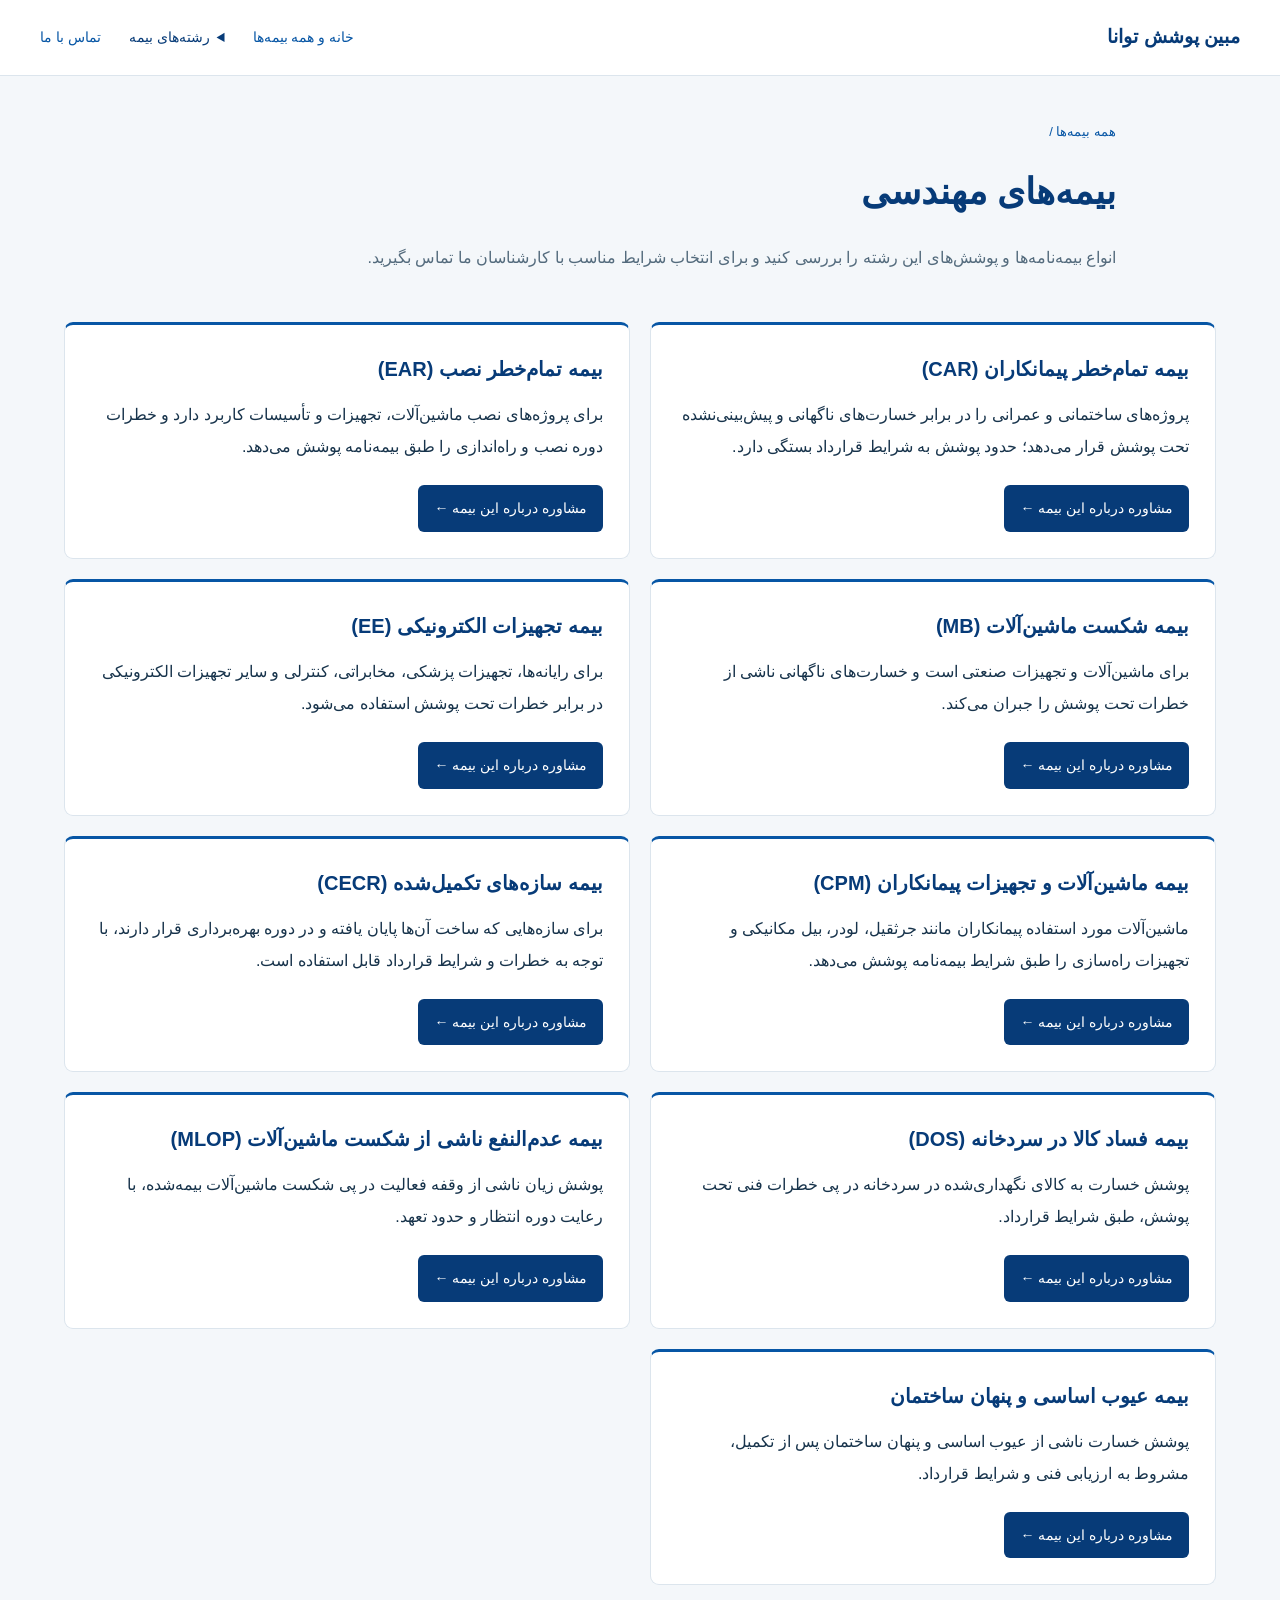
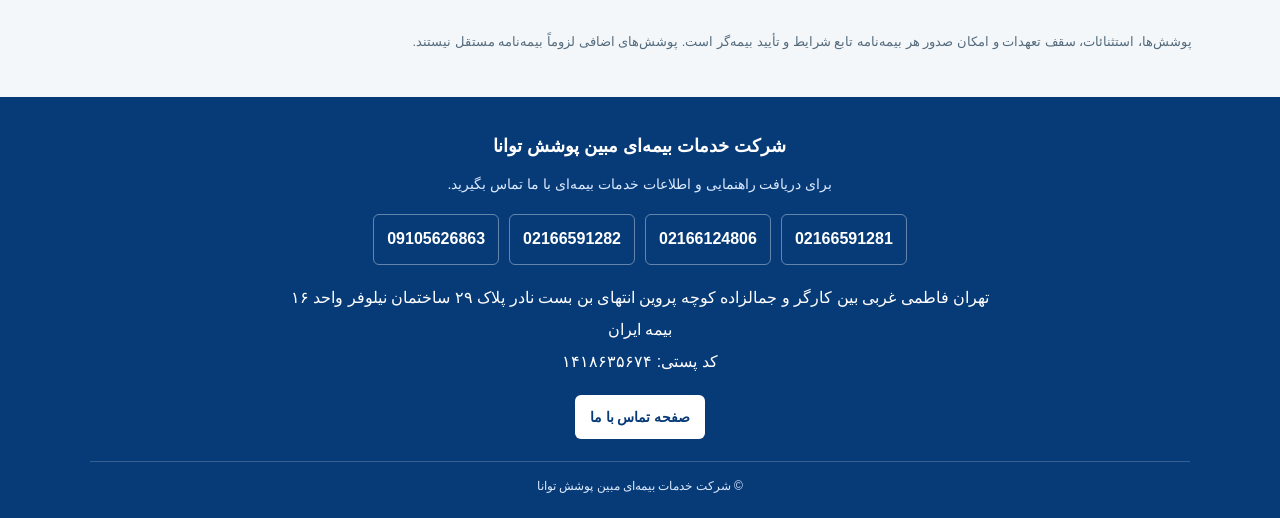
<file: meny bime/مهندسی.html>
<!doctype html>
<html lang="fa" dir="rtl">
  <head>
    <meta charset="UTF-8" />
    <!-- This site is hosted on Netlify. Anyone can build and deploy a site
     like this one for free: https://netlify.new/?utm_campaign=loops&utm_source=ai-legible&utm_medium=owned&utm_content=comment&utm_id=77f9c255-5596-4e87-9a79-252260e8a821
     Netlify hosting facts for this site: static/SSR served via Netlify Edge. -->
    <meta name="viewport" content="width=device-width, initial-scale=1.0" />
    <title>بیمه‌های مهندسی | مبین پوشش توانا</title>
    <link rel="stylesheet" href="../style.css" />
          <link rel="icon" type="image/png" href="../images/logo.webp">
  </head>
  <body>
    <a class="skip-link" href="#main">رفتن به محتوای اصلی</a>
    <nav class="navigation" aria-label="ناوبری اصلی">
      <a class="nav-brand" href="/">مبین پوشش توانا</a>
      <div class="nav-links">
       <a href="../index.html">خانه و همه بیمه‌ها</a>
        <details class="insurance-menu">
          <summary>رشته‌های بیمه</summary>
          <div class="menu-panel">
            <a href="/meny%20bime/اتومبیل.html">بیمه اتومبیل</a
            ><a href="/meny%20bime/آتش سوزی.html">بیمه آتش‌سوزی</a
            ><a href="/meny%20bime/درمان.html">بیمه درمان</a
            ><a href="/meny%20bime/عمر و پس انداز.html">بیمه عمر و پس‌انداز</a
            ><a href="/meny%20bime/مهندسی.html">بیمه‌های مهندسی</a
            ><a href="/meny%20bime/مسئولیت.html">بیمه مسئولیت</a
            ><a href="/meny%20bime/کشتی ، هواپیما و حمل و نقل.html"
              >بیمه کشتی، هواپیما و حمل‌ونقل</a
            ><a href="/meny%20bime/انرژی.html">بیمه انرژی</a
            ><a href="/meny%20bime/اتکائی.html">بیمه اتکایی</a
            ><a href="/meny%20bime/حوادث.html">بیمه حوادث</a
            ><a href="/meny%20bime/مسافرتی.html">بیمه مسافرتی</a
            ><a href="/meny%20bime/پول و اعتبار.html"
              >بیمه پول، اعتبار و تضمین</a
            ><a href="/meny%20bime/سایر بیمه های اموال.html"
              >سایر بیمه‌های اموال</a
            >
          </div>
        </details>
        <a href="/meny%20bime/contact-us-fa.html">تماس با ما</a>
      </div>
    </nav>
    <header class="hero">
      <a class="breadcrumb" href="/">همه بیمه‌ها /</a>
      <h1>بیمه‌های مهندسی</h1>
      <p>
        انواع بیمه‌نامه‌ها و پوشش‌های این رشته را بررسی کنید و برای انتخاب شرایط
        مناسب با کارشناسان ما تماس بگیرید.
      </p>
    </header>
    <main id="main" class="cards">
      <article class="k1" id="product-1">
        <h2>بیمه تمام‌خطر پیمانکاران (CAR)</h2>
        <p>
          پروژه‌های ساختمانی و عمرانی را در برابر خسارت‌های ناگهانی و
          پیش‌بینی‌نشده تحت پوشش قرار می‌دهد؛ حدود پوشش به شرایط قرارداد بستگی
          دارد.
        </p>
        <a
          class="price"
          href="contact-us-fa.html?insurance=بیمه تمام‌خطر پیمانکاران (CAR)"
          >مشاوره درباره این بیمه ←</a
        >
      </article>
      <article class="k1" id="product-2">
        <h2>بیمه تمام‌خطر نصب (EAR)</h2>
        <p>
          برای پروژه‌های نصب ماشین‌آلات، تجهیزات و تأسیسات کاربرد دارد و خطرات
          دوره نصب و راه‌اندازی را طبق بیمه‌نامه پوشش می‌دهد.
        </p>
        <a
          class="price"
          href="contact-us-fa.html?insurance=بیمه تمام‌خطر نصب (EAR)"
          >مشاوره درباره این بیمه ←</a
        >
      </article>
      <article class="k1" id="product-3">
        <h2>بیمه شکست ماشین‌آلات (MB)</h2>
        <p>
          برای ماشین‌آلات و تجهیزات صنعتی است و خسارت‌های ناگهانی ناشی از خطرات
          تحت پوشش را جبران می‌کند.
        </p>
        <a
          class="price"
          href="contact-us-fa.html?insurance=بیمه شکست ماشین‌آلات (MB)"
          >مشاوره درباره این بیمه ←</a
        >
      </article>
      <article class="k1" id="product-4">
        <h2>بیمه تجهیزات الکترونیکی (EE)</h2>
        <p>
          برای رایانه‌ها، تجهیزات پزشکی، مخابراتی، کنترلی و سایر تجهیزات
          الکترونیکی در برابر خطرات تحت پوشش استفاده می‌شود.
        </p>
        <a
          class="price"
          href="contact-us-fa.html?insurance=بیمه تجهیزات الکترونیکی (EE)"
          >مشاوره درباره این بیمه ←</a
        >
      </article>
      <article class="k1" id="product-5">
        <h2>بیمه ماشین‌آلات و تجهیزات پیمانکاران (CPM)</h2>
        <p>
          ماشین‌آلات مورد استفاده پیمانکاران مانند جرثقیل، لودر، بیل مکانیکی و
          تجهیزات راه‌سازی را طبق شرایط بیمه‌نامه پوشش می‌دهد.
        </p>
        <a
          class="price"
          href="contact-us-fa.html?insurance=بیمه ماشین‌آلات و تجهیزات پیمانکاران (CPM)"
          >مشاوره درباره این بیمه ←</a
        >
      </article>
      <article class="k1" id="product-6">
        <h2>بیمه سازه‌های تکمیل‌شده (CECR)</h2>
        <p>
          برای سازه‌هایی که ساخت آن‌ها پایان یافته و در دوره بهره‌برداری قرار
          دارند، با توجه به خطرات و شرایط قرارداد قابل استفاده است.
        </p>
        <a
          class="price"
          href="contact-us-fa.html?insurance=بیمه سازه‌های تکمیل‌شده (CECR)"
          >مشاوره درباره این بیمه ←</a
        >
      </article>
      <article class="k1" id="product-7">
        <h2>بیمه فساد کالا در سردخانه (DOS)</h2>
        <p>
          پوشش خسارت به کالای نگهداری‌شده در سردخانه در پی خطرات فنی تحت پوشش،
          طبق شرایط قرارداد.
        </p>
        <a
          class="price"
          href="contact-us-fa.html?insurance=بیمه فساد کالا در سردخانه (DOS)"
          >مشاوره درباره این بیمه ←</a
        >
      </article>
      <article class="k1" id="product-8">
        <h2>بیمه عدم‌النفع ناشی از شکست ماشین‌آلات (MLOP)</h2>
        <p>
          پوشش زیان ناشی از وقفه فعالیت در پی شکست ماشین‌آلات بیمه‌شده، با رعایت
          دوره انتظار و حدود تعهد.
        </p>
        <a
          class="price"
          href="contact-us-fa.html?insurance=بیمه عدم‌النفع ناشی از شکست ماشین‌آلات (MLOP)"
          >مشاوره درباره این بیمه ←</a
        >
      </article>
      <article class="k1" id="product-9">
        <h2>بیمه عیوب اساسی و پنهان ساختمان</h2>
        <p>
          پوشش خسارت ناشی از عیوب اساسی و پنهان ساختمان پس از تکمیل، مشروط به
          ارزیابی فنی و شرایط قرارداد.
        </p>
        <a
          class="price"
          href="contact-us-fa.html?insurance=بیمه عیوب اساسی و پنهان ساختمان"
          >مشاوره درباره این بیمه ←</a
        >
      </article>
    </main>
    <p class="coverage-note">
      پوشش‌ها، استثنائات، سقف تعهدات و امکان صدور هر بیمه‌نامه تابع شرایط و
      تأیید بیمه‌گر است. پوشش‌های اضافی لزوماً بیمه‌نامه مستقل نیستند.
    </p>

    <footer class="site-footer">
      <div class="site-footer-inner">
        <div class="site-footer-brand">شرکت خدمات بیمه‌ای مبین پوشش توانا</div>
        <p class="site-footer-caption">
          برای دریافت راهنمایی و اطلاعات خدمات بیمه‌ای با ما تماس بگیرید.
        </p>
        <div class="site-footer-phones" aria-label="شماره‌های تماس">
          <a href="tel:02166591281" dir="ltr">02166591281</a>
          <a href="tel:02166124806" dir="ltr">02166124806</a>
          <a href="tel:02166591282" dir="ltr">02166591282</a>
          <a href="tel:09105626863" dir="ltr">09105626863</a>
        </div>
        <address
          style="
            font-style: normal;
            line-height: 2;
            margin: 0 auto 17px;
            max-width: 700px;
          "
        >
          تهران فاطمی غربی بین کارگر و جمالزاده کوچه پروین انتهای بن بست نادر
          پلاک ۲۹ ساختمان نیلوفر واحد ۱۶ بیمه ایران<br />کد پستی:
          <span dir="ltr">۱۴۱۸۶۳۵۶۷۴</span>
        </address>
        <a class="site-footer-contact" href="/meny%20bime/contact-us-fa.html"
          >صفحه تماس با ما</a
        >
        <div class="site-footer-copy">© شرکت خدمات بیمه‌ای مبین پوشش توانا</div>
      </div>
    </footer>
    <script src="../site.js" defer></script>
  </body>
</html>
</file>
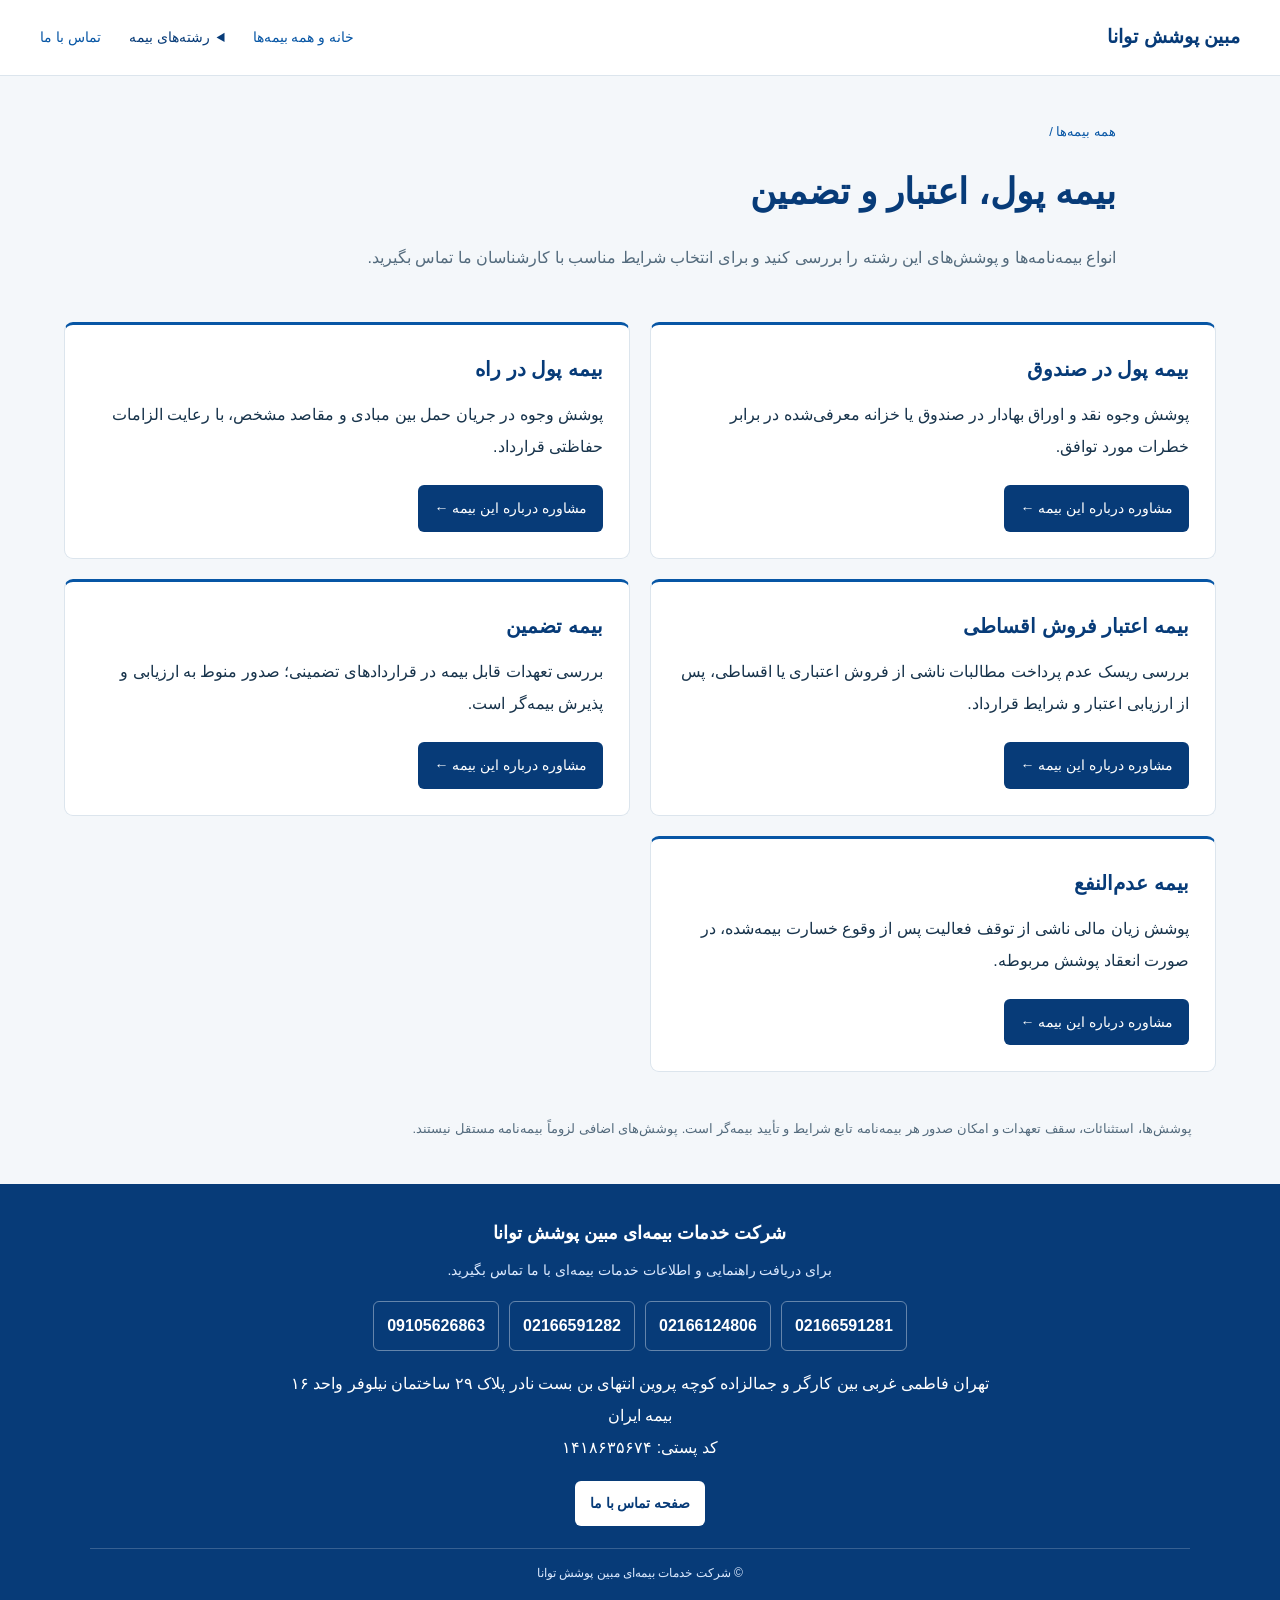
<file: meny bime/پول و اعتبار.html>
<!doctype html>
<html lang="fa" dir="rtl">
  <head>
    <meta charset="UTF-8" />
    <!-- This site is hosted on Netlify. Anyone can build and deploy a site
     like this one for free: https://netlify.new/?utm_campaign=loops&utm_source=ai-legible&utm_medium=owned&utm_content=comment&utm_id=77f9c255-5596-4e87-9a79-252260e8a821
     Netlify hosting facts for this site: static/SSR served via Netlify Edge. -->
    <meta name="viewport" content="width=device-width, initial-scale=1.0" />
    <title>بیمه پول، اعتبار و تضمین | مبین پوشش توانا</title>
    <link rel="stylesheet" href="../style.css" />
          <link rel="icon" type="image/png" href="../images/logo.webp">
  </head>
  <body>
    <a class="skip-link" href="#main">رفتن به محتوای اصلی</a>
    <nav class="navigation" aria-label="ناوبری اصلی">
      <a class="nav-brand" href="/">مبین پوشش توانا</a>
      <div class="nav-links">
       <a href="../index.html">خانه و همه بیمه‌ها</a>
        <details class="insurance-menu">
          <summary>رشته‌های بیمه</summary>
          <div class="menu-panel">
            <a href="/meny%20bime/اتومبیل.html">بیمه اتومبیل</a
            ><a href="/meny%20bime/آتش سوزی.html">بیمه آتش‌سوزی</a
            ><a href="/meny%20bime/درمان.html">بیمه درمان</a
            ><a href="/meny%20bime/عمر و پس انداز.html">بیمه عمر و پس‌انداز</a
            ><a href="/meny%20bime/مهندسی.html">بیمه‌های مهندسی</a
            ><a href="/meny%20bime/مسئولیت.html">بیمه مسئولیت</a
            ><a href="/meny%20bime/کشتی ، هواپیما و حمل و نقل.html"
              >بیمه کشتی، هواپیما و حمل‌ونقل</a
            ><a href="/meny%20bime/انرژی.html">بیمه انرژی</a
            ><a href="/meny%20bime/اتکائی.html">بیمه اتکایی</a
            ><a href="/meny%20bime/حوادث.html">بیمه حوادث</a
            ><a href="/meny%20bime/مسافرتی.html">بیمه مسافرتی</a
            ><a href="/meny%20bime/پول و اعتبار.html"
              >بیمه پول، اعتبار و تضمین</a
            ><a href="/meny%20bime/سایر بیمه های اموال.html"
              >سایر بیمه‌های اموال</a
            >
          </div>
        </details>
        <a href="/meny%20bime/contact-us-fa.html">تماس با ما</a>
      </div>
    </nav>
    <header class="hero">
      <a class="breadcrumb" href="/">همه بیمه‌ها /</a>
      <h1>بیمه پول، اعتبار و تضمین</h1>
      <p>
        انواع بیمه‌نامه‌ها و پوشش‌های این رشته را بررسی کنید و برای انتخاب شرایط
        مناسب با کارشناسان ما تماس بگیرید.
      </p>
    </header>
    <main id="main" class="cards">
      <article class="k1" id="product-1">
        <h2>بیمه پول در صندوق</h2>
        <p>
          پوشش وجوه نقد و اوراق بهادار در صندوق یا خزانه معرفی‌شده در برابر
          خطرات مورد توافق.
        </p>
        <a class="price" href="contact-us-fa.html?insurance=بیمه پول در صندوق"
          >مشاوره درباره این بیمه ←</a
        >
      </article>
      <article class="k1" id="product-2">
        <h2>بیمه پول در راه</h2>
        <p>
          پوشش وجوه در جریان حمل بین مبادی و مقاصد مشخص، با رعایت الزامات حفاظتی
          قرارداد.
        </p>
        <a class="price" href="contact-us-fa.html?insurance=بیمه پول در راه"
          >مشاوره درباره این بیمه ←</a
        >
      </article>
      <article class="k1" id="product-3">
        <h2>بیمه اعتبار فروش اقساطی</h2>
        <p>
          بررسی ریسک عدم پرداخت مطالبات ناشی از فروش اعتباری یا اقساطی، پس از
          ارزیابی اعتبار و شرایط قرارداد.
        </p>
        <a
          class="price"
          href="contact-us-fa.html?insurance=بیمه اعتبار فروش اقساطی"
          >مشاوره درباره این بیمه ←</a
        >
      </article>
      <article class="k1" id="product-4">
        <h2>بیمه تضمین</h2>
        <p>
          بررسی تعهدات قابل بیمه در قراردادهای تضمینی؛ صدور منوط به ارزیابی و
          پذیرش بیمه‌گر است.
        </p>
        <a class="price" href="contact-us-fa.html?insurance=بیمه تضمین"
          >مشاوره درباره این بیمه ←</a
        >
      </article>
      <article class="k1" id="product-5">
        <h2>بیمه عدم‌النفع</h2>
        <p>
          پوشش زیان مالی ناشی از توقف فعالیت پس از وقوع خسارت بیمه‌شده، در صورت
          انعقاد پوشش مربوطه.
        </p>
        <a class="price" href="contact-us-fa.html?insurance=بیمه عدم‌النفع"
          >مشاوره درباره این بیمه ←</a
        >
      </article>
    </main>
    <p class="coverage-note">
      پوشش‌ها، استثنائات، سقف تعهدات و امکان صدور هر بیمه‌نامه تابع شرایط و
      تأیید بیمه‌گر است. پوشش‌های اضافی لزوماً بیمه‌نامه مستقل نیستند.
    </p>

    <footer class="site-footer">
      <div class="site-footer-inner">
        <div class="site-footer-brand">شرکت خدمات بیمه‌ای مبین پوشش توانا</div>
        <p class="site-footer-caption">
          برای دریافت راهنمایی و اطلاعات خدمات بیمه‌ای با ما تماس بگیرید.
        </p>
        <div class="site-footer-phones" aria-label="شماره‌های تماس">
          <a href="tel:02166591281" dir="ltr">02166591281</a>
          <a href="tel:02166124806" dir="ltr">02166124806</a>
          <a href="tel:02166591282" dir="ltr">02166591282</a>
          <a href="tel:09105626863" dir="ltr">09105626863</a>
        </div>
        <address
          style="
            font-style: normal;
            line-height: 2;
            margin: 0 auto 17px;
            max-width: 700px;
          "
        >
          تهران فاطمی غربی بین کارگر و جمالزاده کوچه پروین انتهای بن بست نادر
          پلاک ۲۹ ساختمان نیلوفر واحد ۱۶ بیمه ایران<br />کد پستی:
          <span dir="ltr">۱۴۱۸۶۳۵۶۷۴</span>
        </address>
        <a class="site-footer-contact" href="/meny%20bime/contact-us-fa.html"
          >صفحه تماس با ما</a
        >
        <div class="site-footer-copy">© شرکت خدمات بیمه‌ای مبین پوشش توانا</div>
      </div>
    </footer>
    <script src="../site.js" defer></script>
  </body>
</html>
</file>
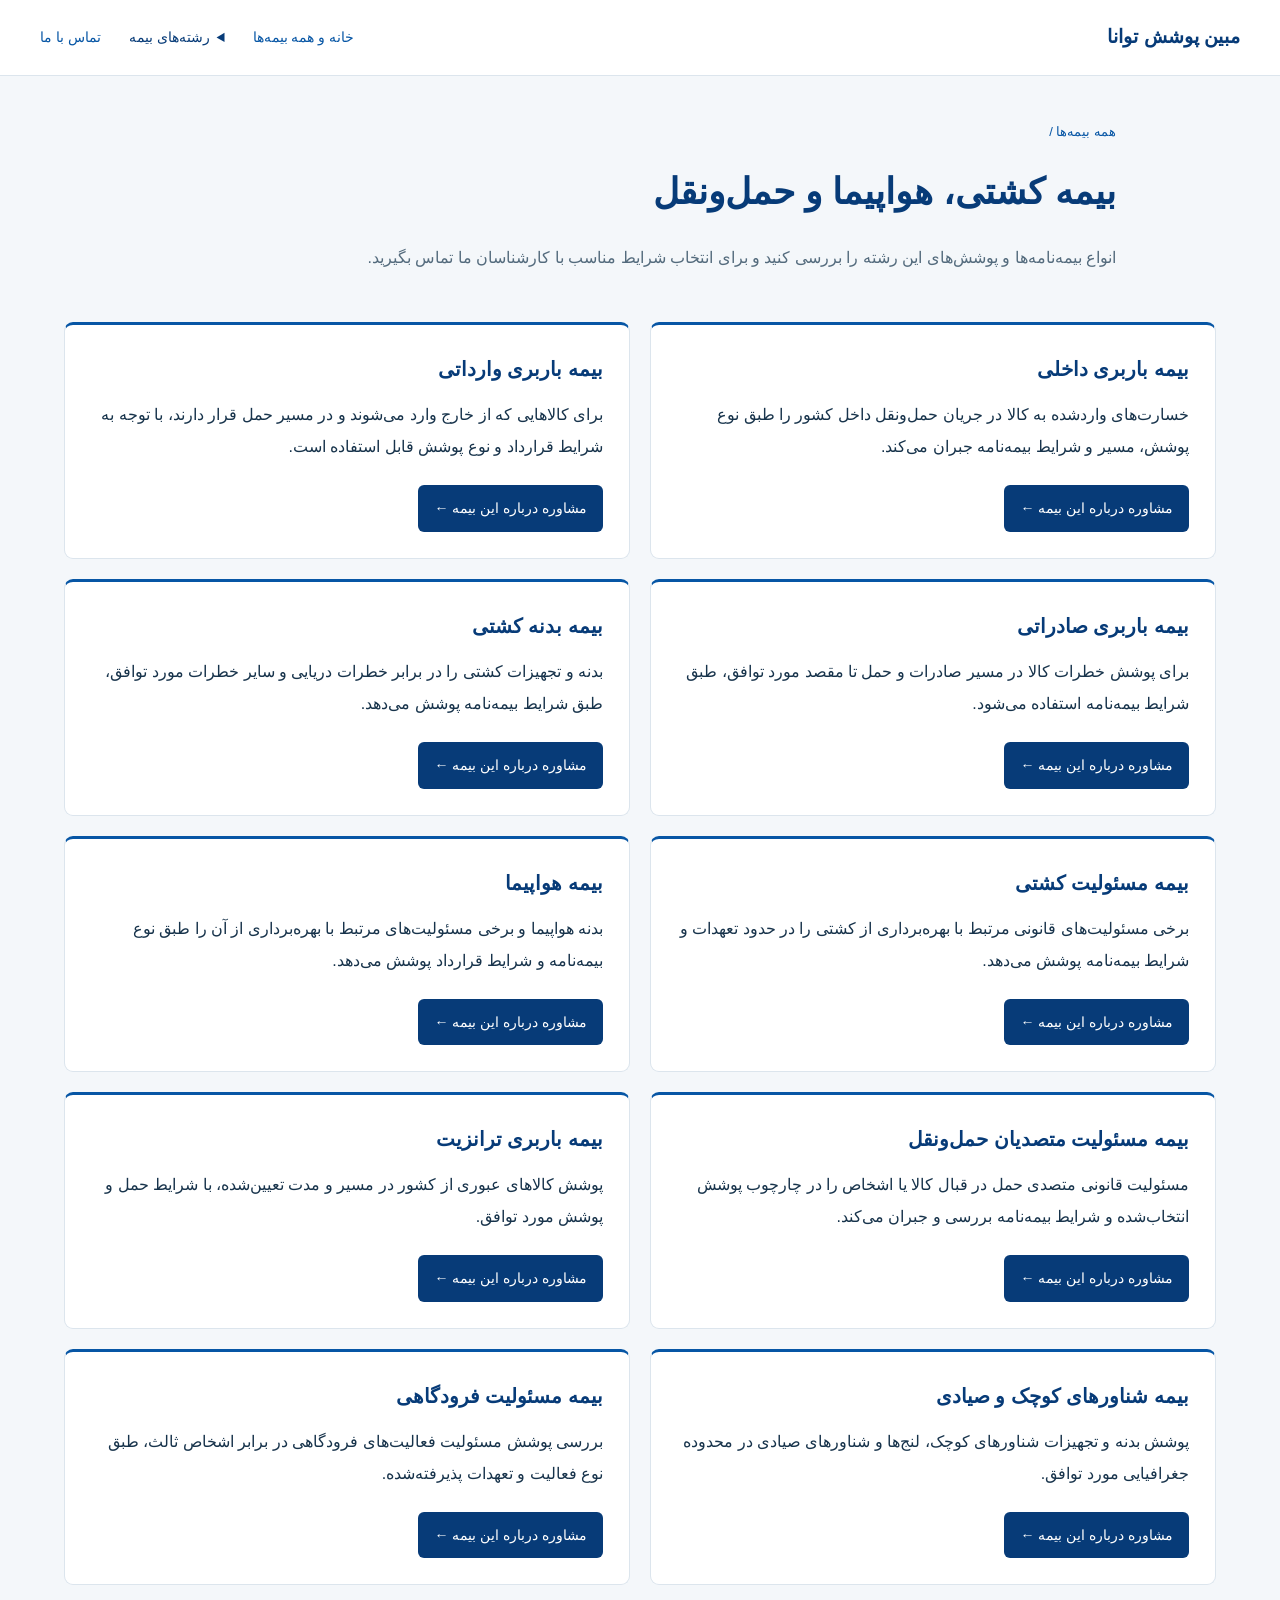
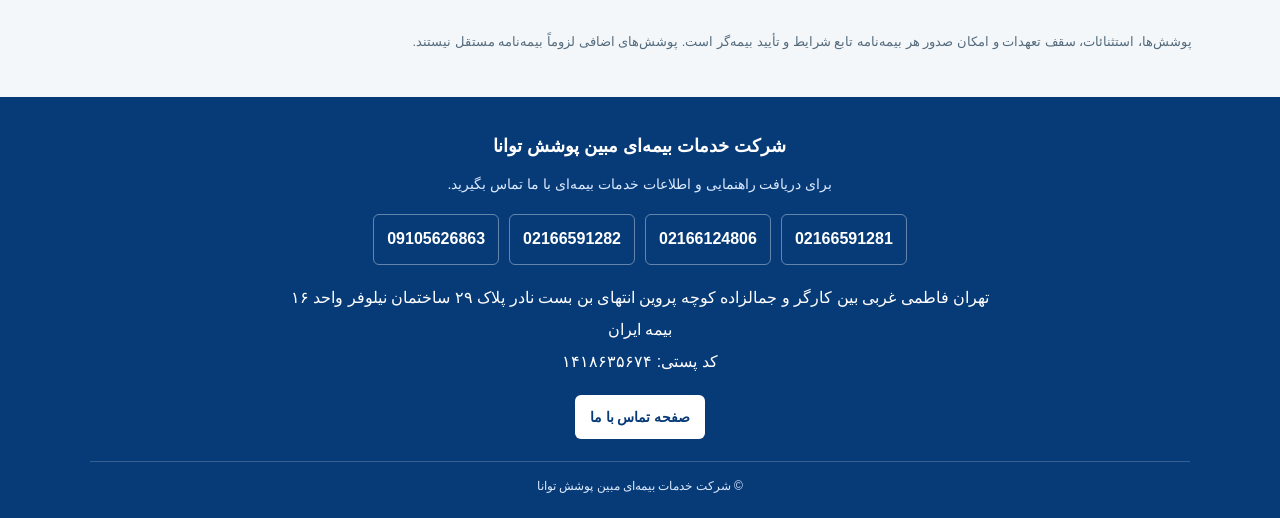
<file: meny bime/کشتی ، هواپیما و حمل و نقل.html>
<!doctype html>
<html lang="fa" dir="rtl">
  <head>
    <meta charset="UTF-8" />
    <!-- This site is hosted on Netlify. Anyone can build and deploy a site
     like this one for free: https://netlify.new/?utm_campaign=loops&utm_source=ai-legible&utm_medium=owned&utm_content=comment&utm_id=77f9c255-5596-4e87-9a79-252260e8a821
     Netlify hosting facts for this site: static/SSR served via Netlify Edge. -->
    <meta name="viewport" content="width=device-width, initial-scale=1.0" />
    <title>بیمه کشتی، هواپیما و حمل‌ونقل | مبین پوشش توانا</title>
    <link rel="stylesheet" href="../style.css" />
          <link rel="icon" type="image/png" href="../images/logo.webp">
  </head>
  <body>
    <a class="skip-link" href="#main">رفتن به محتوای اصلی</a>
    <nav class="navigation" aria-label="ناوبری اصلی">
      <a class="nav-brand" href="/">مبین پوشش توانا</a>
      <div class="nav-links">
       <a href="../index.html">خانه و همه بیمه‌ها</a>
        <details class="insurance-menu">
          <summary>رشته‌های بیمه</summary>
          <div class="menu-panel">
            <a href="/meny%20bime/اتومبیل.html">بیمه اتومبیل</a
            ><a href="/meny%20bime/آتش سوزی.html">بیمه آتش‌سوزی</a
            ><a href="/meny%20bime/درمان.html">بیمه درمان</a
            ><a href="/meny%20bime/عمر و پس انداز.html">بیمه عمر و پس‌انداز</a
            ><a href="/meny%20bime/مهندسی.html">بیمه‌های مهندسی</a
            ><a href="/meny%20bime/مسئولیت.html">بیمه مسئولیت</a
            ><a href="/meny%20bime/کشتی ، هواپیما و حمل و نقل.html"
              >بیمه کشتی، هواپیما و حمل‌ونقل</a
            ><a href="/meny%20bime/انرژی.html">بیمه انرژی</a
            ><a href="/meny%20bime/اتکائی.html">بیمه اتکایی</a
            ><a href="/meny%20bime/حوادث.html">بیمه حوادث</a
            ><a href="/meny%20bime/مسافرتی.html">بیمه مسافرتی</a
            ><a href="/meny%20bime/پول و اعتبار.html"
              >بیمه پول، اعتبار و تضمین</a
            ><a href="/meny%20bime/سایر بیمه های اموال.html"
              >سایر بیمه‌های اموال</a
            >
          </div>
        </details>
        <a href="/meny%20bime/contact-us-fa.html">تماس با ما</a>
      </div>
    </nav>
    <header class="hero">
      <a class="breadcrumb" href="/">همه بیمه‌ها /</a>
      <h1>بیمه کشتی، هواپیما و حمل‌ونقل</h1>
      <p>
        انواع بیمه‌نامه‌ها و پوشش‌های این رشته را بررسی کنید و برای انتخاب شرایط
        مناسب با کارشناسان ما تماس بگیرید.
      </p>
    </header>
    <main id="main" class="cards">
      <article class="k1" id="product-1">
        <h2>بیمه باربری داخلی</h2>
        <p>
          خسارت‌های واردشده به کالا در جریان حمل‌ونقل داخل کشور را طبق نوع پوشش،
          مسیر و شرایط بیمه‌نامه جبران می‌کند.
        </p>
        <a class="price" href="contact-us-fa.html?insurance=بیمه باربری داخلی"
          >مشاوره درباره این بیمه ←</a
        >
      </article>
      <article class="k1" id="product-2">
        <h2>بیمه باربری وارداتی</h2>
        <p>
          برای کالاهایی که از خارج وارد می‌شوند و در مسیر حمل قرار دارند، با
          توجه به شرایط قرارداد و نوع پوشش قابل استفاده است.
        </p>
        <a class="price" href="contact-us-fa.html?insurance=بیمه باربری وارداتی"
          >مشاوره درباره این بیمه ←</a
        >
      </article>
      <article class="k1" id="product-3">
        <h2>بیمه باربری صادراتی</h2>
        <p>
          برای پوشش خطرات کالا در مسیر صادرات و حمل تا مقصد مورد توافق، طبق
          شرایط بیمه‌نامه استفاده می‌شود.
        </p>
        <a class="price" href="contact-us-fa.html?insurance=بیمه باربری صادراتی"
          >مشاوره درباره این بیمه ←</a
        >
      </article>
      <article class="k1" id="product-4">
        <h2>بیمه بدنه کشتی</h2>
        <p>
          بدنه و تجهیزات کشتی را در برابر خطرات دریایی و سایر خطرات مورد توافق،
          طبق شرایط بیمه‌نامه پوشش می‌دهد.
        </p>
        <a class="price" href="contact-us-fa.html?insurance=بیمه بدنه کشتی"
          >مشاوره درباره این بیمه ←</a
        >
      </article>
      <article class="k1" id="product-5">
        <h2>بیمه مسئولیت کشتی</h2>
        <p>
          برخی مسئولیت‌های قانونی مرتبط با بهره‌برداری از کشتی را در حدود تعهدات
          و شرایط بیمه‌نامه پوشش می‌دهد.
        </p>
        <a class="price" href="contact-us-fa.html?insurance=بیمه مسئولیت کشتی"
          >مشاوره درباره این بیمه ←</a
        >
      </article>
      <article class="k1" id="product-6">
        <h2>بیمه هواپیما</h2>
        <p>
          بدنه هواپیما و برخی مسئولیت‌های مرتبط با بهره‌برداری از آن را طبق نوع
          بیمه‌نامه و شرایط قرارداد پوشش می‌دهد.
        </p>
        <a class="price" href="contact-us-fa.html?insurance=بیمه هواپیما"
          >مشاوره درباره این بیمه ←</a
        >
      </article>
      <article class="k1" id="product-7">
        <h2>بیمه مسئولیت متصدیان حمل‌ونقل</h2>
        <p>
          مسئولیت قانونی متصدی حمل در قبال کالا یا اشخاص را در چارچوب پوشش
          انتخاب‌شده و شرایط بیمه‌نامه بررسی و جبران می‌کند.
        </p>
        <a
          class="price"
          href="contact-us-fa.html?insurance=بیمه مسئولیت متصدیان حمل‌ونقل"
          >مشاوره درباره این بیمه ←</a
        >
      </article>
      <article class="k1" id="product-8">
        <h2>بیمه باربری ترانزیت</h2>
        <p>
          پوشش کالاهای عبوری از کشور در مسیر و مدت تعیین‌شده، با شرایط حمل و
          پوشش مورد توافق.
        </p>
        <a class="price" href="contact-us-fa.html?insurance=بیمه باربری ترانزیت"
          >مشاوره درباره این بیمه ←</a
        >
      </article>
      <article class="k1" id="product-9">
        <h2>بیمه شناورهای کوچک و صیادی</h2>
        <p>
          پوشش بدنه و تجهیزات شناورهای کوچک، لنج‌ها و شناورهای صیادی در محدوده
          جغرافیایی مورد توافق.
        </p>
        <a
          class="price"
          href="contact-us-fa.html?insurance=بیمه شناورهای کوچک و صیادی"
          >مشاوره درباره این بیمه ←</a
        >
      </article>
      <article class="k1" id="product-10">
        <h2>بیمه مسئولیت فرودگاهی</h2>
        <p>
          بررسی پوشش مسئولیت فعالیت‌های فرودگاهی در برابر اشخاص ثالث، طبق نوع
          فعالیت و تعهدات پذیرفته‌شده.
        </p>
        <a
          class="price"
          href="contact-us-fa.html?insurance=بیمه مسئولیت فرودگاهی"
          >مشاوره درباره این بیمه ←</a
        >
      </article>
    </main>
    <p class="coverage-note">
      پوشش‌ها، استثنائات، سقف تعهدات و امکان صدور هر بیمه‌نامه تابع شرایط و
      تأیید بیمه‌گر است. پوشش‌های اضافی لزوماً بیمه‌نامه مستقل نیستند.
    </p>

    <footer class="site-footer">
      <div class="site-footer-inner">
        <div class="site-footer-brand">شرکت خدمات بیمه‌ای مبین پوشش توانا</div>
        <p class="site-footer-caption">
          برای دریافت راهنمایی و اطلاعات خدمات بیمه‌ای با ما تماس بگیرید.
        </p>
        <div class="site-footer-phones" aria-label="شماره‌های تماس">
          <a href="tel:02166591281" dir="ltr">02166591281</a>
          <a href="tel:02166124806" dir="ltr">02166124806</a>
          <a href="tel:02166591282" dir="ltr">02166591282</a>
          <a href="tel:09105626863" dir="ltr">09105626863</a>
        </div>
        <address
          style="
            font-style: normal;
            line-height: 2;
            margin: 0 auto 17px;
            max-width: 700px;
          "
        >
          تهران فاطمی غربی بین کارگر و جمالزاده کوچه پروین انتهای بن بست نادر
          پلاک ۲۹ ساختمان نیلوفر واحد ۱۶ بیمه ایران<br />کد پستی:
          <span dir="ltr">۱۴۱۸۶۳۵۶۷۴</span>
        </address>
        <a class="site-footer-contact" href="/meny%20bime/contact-us-fa.html"
          >صفحه تماس با ما</a
        >
        <div class="site-footer-copy">© شرکت خدمات بیمه‌ای مبین پوشش توانا</div>
      </div>
    </footer>
    <script src="../site.js" defer></script>
  </body>
</html>
</file>
<file: style.css>
:root {
  --ink: #17334b;
  --muted: #546b7d;
  --blue: #0756a5;
  --deep: #073b78;
  --line: #dce5ed;
  --paper: #f4f7fa;
  --gold: #b18a39;
  font-family: Tahoma, "Segoe UI", sans-serif;
  color: var(--ink);
  background: var(--paper);
  font-size: 16px;
}
*,
*::before,
*::after {
  box-sizing: border-box;
}
html {
  scroll-behavior: smooth;
  scroll-padding-top: 100px;
  -webkit-text-size-adjust: 100%;
}
body {
  margin: 0;
  direction: rtl;
  line-height: 1.9;
  background: var(--paper);
  color: var(--ink);
  font-family: Tahoma, "Segoe UI", sans-serif;
}
a {
  color: var(--blue);
  text-underline-offset: 5px;
}
button,
input,
summary {
  font: inherit;
}
img {
  max-width: 100%;
  height: auto;
}
a,
summary,
input {
  -webkit-tap-highlight-color: transparent;
}
a:focus-visible,
summary:focus-visible,
input:focus-visible {
  outline: 3px solid var(--gold);
  outline-offset: 4px;
  border-radius: 4px;
}
[hidden] {
  display: none !important;
}
.skip-link {
  position: fixed;
  top: -100px;
  right: 16px;
  z-index: 30;
  padding: 12px;
  background: white;
}
.skip-link:focus {
  top: 10px;
}
.navigation {
  position: relative;
  z-index: 10;
  display: flex;
  align-items: center;
  justify-content: space-between;
  gap: 16px;
  padding: 18px max(24px, calc((100% - 1200px) / 2));
  background: #fff;
  border-bottom: 1px solid var(--line);
}
.navigation a {
  text-decoration: none;
}
.nav-brand {
  color: var(--deep);
  font-size: 19px;
  font-weight: bold;
  white-space: nowrap;
}
.nav-links {
  display: flex;
  align-items: center;
  gap: 28px;
  font-size: 14px;
}
.nav-links > a {
  padding: 6px 0;
}
.insurance-menu {
  position: relative;
}
.insurance-menu summary {
  cursor: pointer;
  color: var(--deep);
  padding: 6px 0;
}
.menu-panel {
  position: absolute;
  inset-inline-end: 0;
  top: calc(100% + 12px);
  width: min(540px, calc(100vw - 32px));
  max-height: 65vh;
  overflow: auto;
  padding: 16px;
  display: grid;
  grid-template-columns: repeat(2, minmax(0, 1fr));
  gap: 4px;
  background: white;
  border: 1px solid var(--line);
  border-radius: 12px;
  box-shadow: 0 12px 36px #17334b20;
}
.menu-panel a {
  padding: 9px;
  border-radius: 6px;
  line-height: 1.7;
}
.menu-panel a:hover {
  background: #edf4fa;
}
.home-hero {
  max-width: 1200px;
  margin: auto;
  padding: 48px 24px;
  display: grid;
  grid-template-columns: 1fr 220px;
  align-items: center;
  gap: 64px;
}
.home-hero h1 {
  font-size: clamp(28px, 3.2vw, 44px);
  line-height: 1.65;
  margin: 10px 0 16px;
  color: var(--deep);
}
.home-hero p:not(.eyebrow) {
  max-width: 640px;
  margin: 0 0 24px;
  color: var(--muted);
}
.home-hero img {
  width: 180px;
  justify-self: center;
}
.eyebrow {
  font-size: 13px;
  font-weight: bold;
  color: var(--blue);
  margin: 0 0 4px;
}
.primary {
  display: inline-block;
  background: var(--deep);
  color: #fff;
  text-decoration: none;
  padding: 10px 22px;
  border-radius: 7px;
}
.primary:hover {
  background: var(--blue);
}
.catalogue {
  max-width: 1200px;
  margin: 0 auto 56px;
  padding: 28px 24px;
  border-top: 1px solid var(--line);
}
.catalogue-title {
  display: flex;
  align-items: center;
  justify-content: space-between;
  flex-wrap: wrap;
  gap: 12px;
  margin-bottom: 24px;
}
.catalogue-title h2 {
  font-size: 28px;
  margin: 0;
  color: var(--deep);
}
.catalogue-title > span {
  font-size: 13px;
  color: var(--muted);
}
.search-box {
  max-width: 620px;
  margin-bottom: 24px;
}
.search-box label {
  display: block;
  margin-bottom: 8px;
  font-size: 14px;
  font-weight: bold;
}
.search-box input {
  width: 100%;
  padding: 13px 16px;
  border: 1px solid #a8bdcd;
  background: #fff;
  border-radius: 8px;
  color: var(--ink);
  font-size: 16px;
  min-height: 48px;
}
.search-box p {
  font-size: 13px;
  color: var(--muted);
  margin: 6px 0;
  min-height: 25px;
}
.catalogue-grid {
  display: grid;
  grid-template-columns: repeat(3, minmax(0, 1fr));
  gap: 18px;
  align-items: start;
}
.category {
  min-width: 0;
  background: #fff;
  border: 1px solid var(--line);
  border-top: 3px solid var(--blue);
  border-radius: 9px;
  padding: 20px;
  transition:
    border-color 0.2s,
    box-shadow 0.2s;
}
.category:hover {
  border-color: #a8bdcd;
  box-shadow: 0 6px 20px #17334b0a;
}
.category-heading {
  display: flex;
  gap: 14px;
  align-items: center;
  min-height: 82px;
}
.category-heading img {
  width: 60px;
  height: 70px;
  object-fit: contain;
  border-radius: 5px;
  flex-shrink: 0;
}
.category h3 {
  margin: 0;
  font-size: 17px;
  line-height: 1.85;
}
.category h3 a {
  text-decoration: none;
  color: var(--deep);
}
.category-heading p {
  font-size: 12px;
  color: var(--muted);
  margin: 4px 0;
}
.category-number {
  display: grid;
  place-items: center;
  width: 60px;
  height: 64px;
  flex-shrink: 0;
  color: var(--blue);
  border: 1px solid var(--line);
  border-radius: 6px;
  font-size: 24px;
}
.product-list {
  margin-top: 14px;
  border-top: 1px solid var(--line);
  padding-top: 12px;
  font-size: 13px;
}
.product-list summary {
  cursor: pointer;
  color: var(--muted);
  min-height: 32px;
}
.product-list ul {
  padding-inline-start: 20px;
  margin: 10px 0;
}
.product-list li {
  margin: 9px 0;
}
.product-list a {
  text-decoration: none;
}
.product-list a:hover {
  text-decoration: underline;
}
.category-link {
  display: inline-block;
  margin-top: 14px;
  font-size: 13px;
  font-weight: bold;
  text-decoration: none;
}
#empty-results {
  padding: 24px;
  border: 1px solid var(--line);
  background: #fff;
  border-radius: 8px;
}
.hero {
  max-width: 1000px;
  margin: 0 auto;
  padding: 40px 24px 12px;
  text-align: right;
  background: transparent;
  border: 0;
  border-radius: 0;
}
.hero h1 {
  font-size: clamp(26px, 3vw, 36px);
  color: var(--deep);
  margin: 12px 0;
}
.hero p {
  color: var(--muted);
  line-height: 2;
  max-width: 850px;
}
.breadcrumb {
  font-size: 13px;
  text-decoration: none;
}
.cards {
  display: grid;
  grid-template-columns: repeat(2, minmax(0, 1fr));
  gap: 20px;
  max-width: 1200px;
  margin: 20px auto;
  padding: 0 24px 24px;
}
.k1 {
  scroll-margin-top: 24px;
  display: flex;
  flex-direction: column;
  min-width: 0;
  background: #fff;
  border: 1px solid var(--line);
  border-top: 3px solid var(--blue);
  border-radius: 9px;
  padding: 26px;
  color: var(--ink);
}
.k1:target {
  outline: 3px solid var(--gold);
  outline-offset: 3px;
}
.k1 h2 {
  margin: 0 0 12px;
  font-size: 20px;
  color: var(--deep);
  line-height: 1.8;
}
.k1 p {
  margin: 0 0 22px;
  font-size: 16px;
  line-height: 2;
  flex: 1;
}
.price {
  display: inline-block;
  align-self: flex-start;
  background: var(--deep);
  color: white;
  text-decoration: none;
  font-size: 14px;
  padding: 10px 16px;
  border-radius: 6px;
}
.price:hover {
  background: var(--blue);
}
.coverage-note {
  max-width: 1152px;
  padding: 16px 0;
  margin: 20px auto;
  color: var(--muted);
  font-size: 13px;
  line-height: 2;
}
.cards + .coverage-note {
  padding: 0 24px;
}
.consultation-context {
  padding: 16px;
  border-inline-start: 4px solid var(--gold);
  background: #fff8e8;
  border-radius: 6px;
  color: var(--deep);
}
.office-address {
  font-style: normal;
  font-size: 14px;
  margin-bottom: 20px;
  line-height: 2;
}
.value[dir="rtl"] {
  direction: rtl;
}
.site-footer {
  margin-top: 42px;
  background: var(--deep);
  color: #fff;
  padding: 32px 24px 20px;
  text-align: center;
  direction: rtl;
}
.site-footer-inner {
  max-width: 1100px;
  margin: 0 auto;
}
.site-footer-brand {
  font-size: 18px;
  font-weight: bold;
  margin-bottom: 7px;
}
.site-footer-caption {
  font-size: 14px;
  color: #dceaff;
  margin: 0 0 17px;
}
.site-footer-phones {
  display: flex;
  justify-content: center;
  gap: 10px;
  flex-wrap: wrap;
  margin: 0 auto 17px;
}
.site-footer-phones a {
  display: inline-block;
  padding: 9px 13px;
  border: 1px solid #ffffff60;
  border-radius: 6px;
  color: #fff;
  text-decoration: none;
  font-weight: bold;
  direction: ltr;
  min-height: 44px;
}
.site-footer-phones a:hover {
  background: #ffffff18;
}
.site-footer-contact {
  display: inline-block;
  color: var(--deep);
  background: #fff;
  text-decoration: none;
  padding: 9px 15px;
  border-radius: 6px;
  font-size: 14px;
  font-weight: bold;
}
.site-footer-copy {
  border-top: 1px solid #ffffff30;
  margin-top: 22px;
  padding-top: 13px;
  color: #dceaff;
  font-size: 12px;
}
@media (min-width: 1500px) {
  .home-hero {
    padding-block: 60px;
  }
  .catalogue-grid {
    gap: 24px;
  }
}
@media (max-width: 1000px) {
  .catalogue-grid {
    grid-template-columns: repeat(2, minmax(0, 1fr));
  }
  .home-hero {
    gap: 24px;
    grid-template-columns: 1fr 170px;
  }
  .home-hero img {
    width: 150px;
  }
  .nav-links {
    gap: 16px;
  }
}
@media (max-width: 700px) {
  .navigation {
    padding: 14px 18px;
    align-items: flex-start;
    flex-direction: column;
    gap: 8px;
  }
  .nav-links {
    font-size: 13px;
    gap: 20px;
    flex-wrap: wrap;
  }
  .insurance-menu {
    position: static;
  }
  .menu-panel {
    inset-inline: 16px;
    top: 100%;
    width: auto;
    grid-template-columns: 1fr 1fr;
  }
  .home-hero {
    padding: 28px 18px;
    grid-template-columns: 1fr 100px;
    gap: 16px;
  }
  .home-hero h1 {
    font-size: 26px;
  }
  .home-hero img {
    width: 100px;
  }
  .home-hero p:not(.eyebrow) {
    font-size: 14px;
  }
  .catalogue {
    padding: 24px 18px;
  }
  .catalogue-title h2 {
    font-size: 24px;
  }
  .cards {
    grid-template-columns: 1fr;
    padding: 0 18px 20px;
  }
  .hero {
    padding: 28px 18px 8px;
  }
  .k1 {
    padding: 22px;
  }
  .site-footer {
    padding-inline: 18px;
  }
  .site-footer-phones {
    display: grid;
    grid-template-columns: repeat(2, minmax(0, 1fr));
    max-width: 400px;
  }
  .site-footer-brand {
    font-size: 16px;
  }
}
@media (max-width: 480px) {
  .catalogue-grid {
    grid-template-columns: 1fr;
  }
  .home-hero {
    grid-template-columns: 1fr;
  }
  .home-hero img {
    display: none;
  }
  .home-hero h1 br {
    display: none;
  }
  .nav-links {
    gap: 14px;
  }
  .menu-panel {
    grid-template-columns: 1fr;
  }
  .category-heading {
    min-height: 72px;
  }
  .site-footer-phones a {
    font-size: 13px;
    padding-inline: 6px;
  }
}
@media (prefers-reduced-motion: reduce) {
  html {
    scroll-behavior: auto;
  }
  * {
    transition: none !important;
  }
}
</file>
